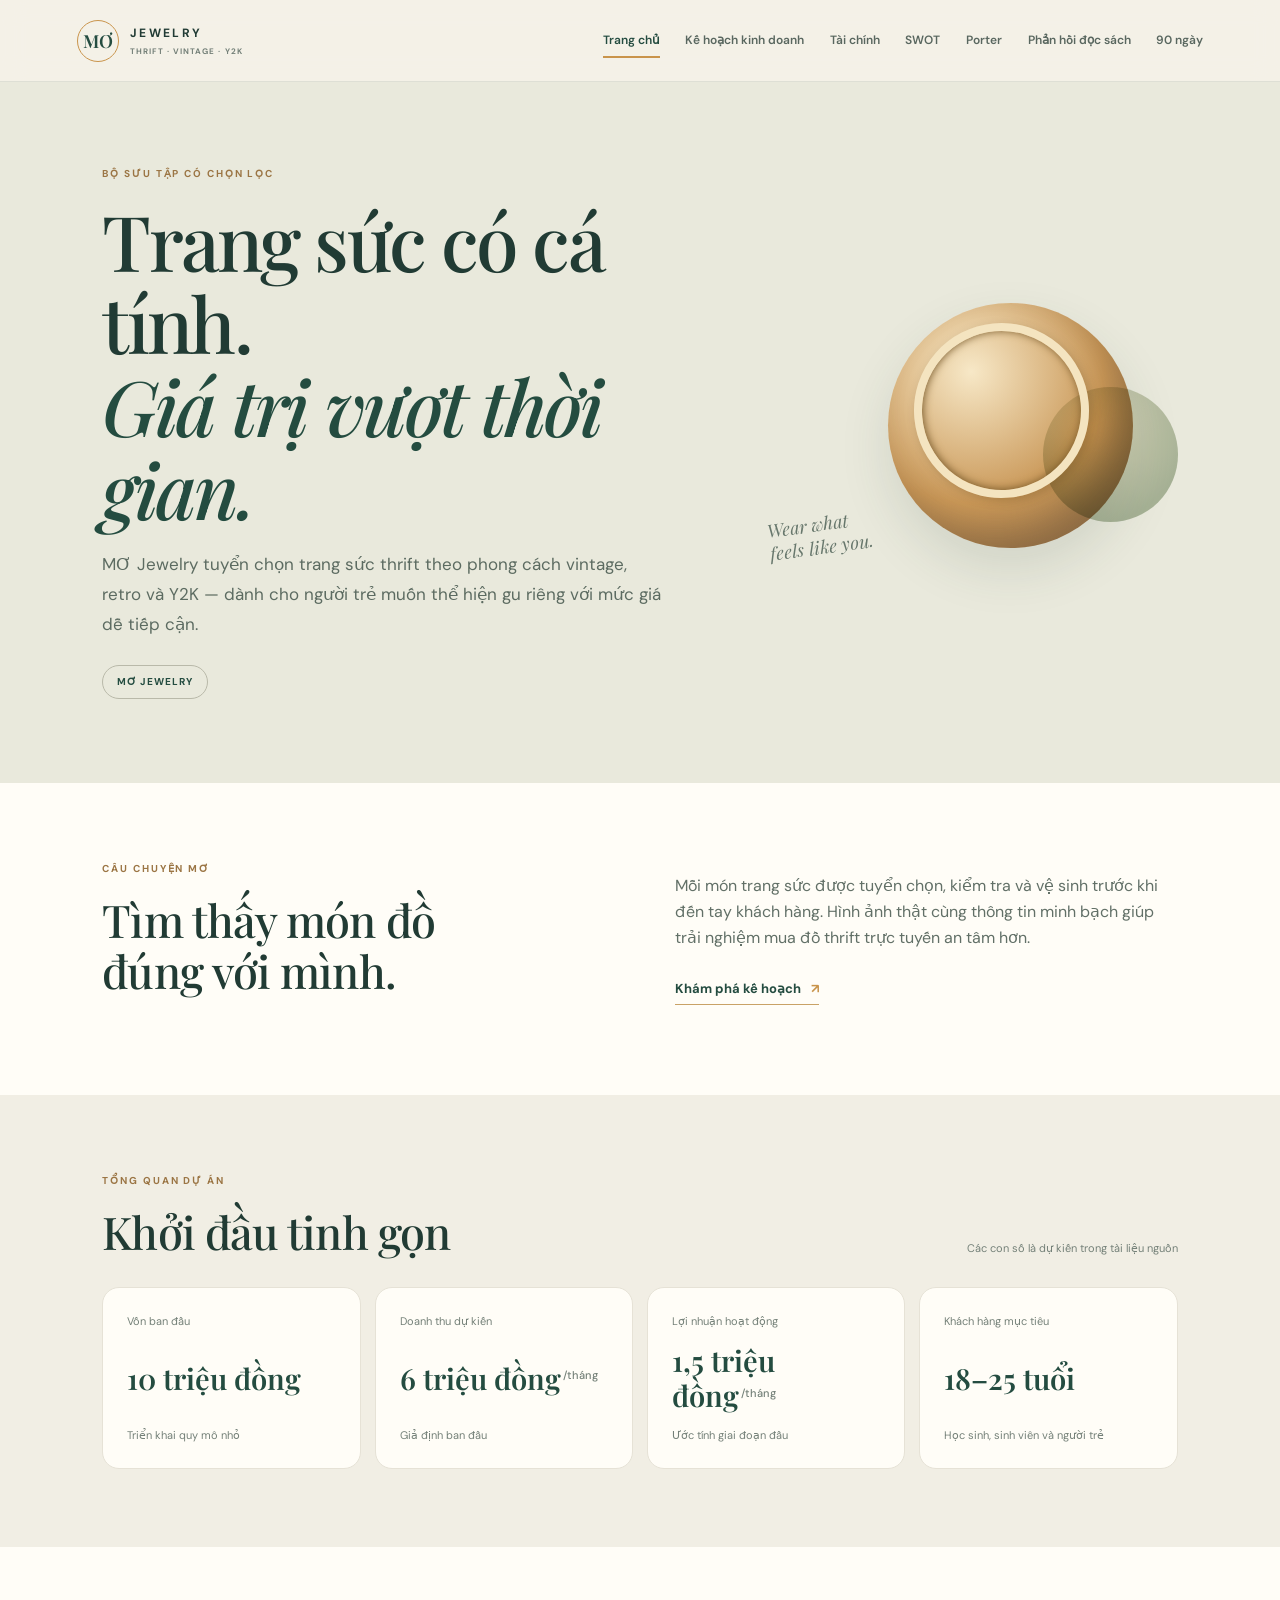
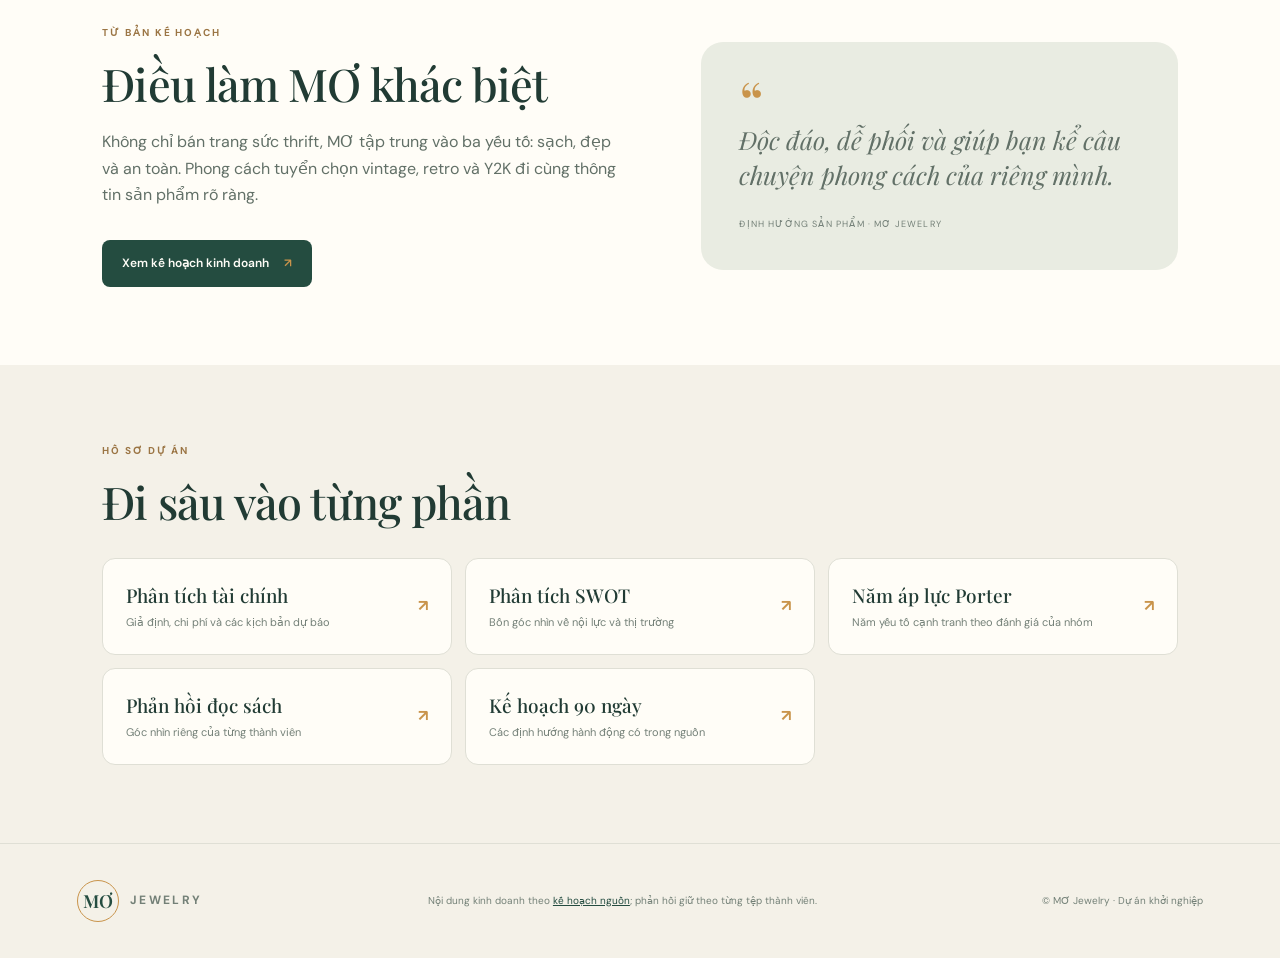
<file: index.html>
<!doctype html><html lang="vi"><head><meta charset="utf-8"><meta name="viewport" content="width=device-width,initial-scale=1"><meta name="description" content="MƠ Jewelry — trang sức thrift có chọn lọc."><title>Trang chủ · MƠ Jewelry</title><link rel="stylesheet" href="style.css"></head><body><header class="site-header"><a class="brand" href="index.html"><span class="brand-mark">MƠ</span><span>JEWELRY<small>THRIFT · VINTAGE · Y2K</small></span></a><button class="menu-toggle" aria-label="Mở menu" onclick="document.body.classList.toggle('nav-open')">☰</button><nav><a class="active" href="index.html">Trang chủ</a><a class="" href="business-plan.html">Kế hoạch kinh doanh</a><a class="" href="financial-analysis.html">Tài chính</a><a class="" href="swot.html">SWOT</a><a class="" href="five-forces.html">Porter</a><a class="" href="reflections.html">Phản hồi đọc sách</a><a class="" href="action-plan.html">90 ngày</a></nav></header><main><section class="hero"><div class="hero-copy"><p class="eyebrow">BỘ SƯU TẬP CÓ CHỌN LỌC</p><h1>Trang sức có cá tính.<br><em>Giá trị vượt thời gian.</em></h1><p class="hero-lead">MƠ Jewelry tuyển chọn trang sức thrift theo phong cách vintage, retro và Y2K — dành cho người trẻ muốn thể hiện gu riêng với mức giá dễ tiếp cận.</p><span class="pill">MƠ JEWELRY</span></div><div class="hero-art" aria-hidden="true"><div class="orb orb-one"></div><div class="orb orb-two"></div><div class="art-caption">Wear what<br>feels like you.</div><div class="art-ring"></div></div></section><section class="section intro-grid"><div><p class="eyebrow">CÂU CHUYỆN MƠ</p><h2>Tìm thấy món đồ<br>đúng với mình.</h2></div><div><p>Mỗi món trang sức được tuyển chọn, kiểm tra và vệ sinh trước khi đến tay khách hàng. Hình ảnh thật cùng thông tin minh bạch giúp trải nghiệm mua đồ thrift trực tuyến an tâm hơn.</p><a class="text-link" href="business-plan.html">Khám phá kế hoạch <span>↗</span></a></div></section><section class="section metrics"><div class="section-head"><div><p class="eyebrow">TỔNG QUAN DỰ ÁN</p><h2>Khởi đầu tinh gọn</h2></div><span class="source-note">Các con số là dự kiến trong tài liệu nguồn</span></div><div class="metric-grid"><article class="metric"><span>Vốn ban đầu</span><strong>10 triệu đồng</strong><small>Triển khai quy mô nhỏ</small></article><article class="metric"><span>Doanh thu dự kiến</span><strong>6 triệu đồng<sup>/tháng</sup></strong><small>Giả định ban đầu</small></article><article class="metric"><span>Lợi nhuận hoạt động</span><strong>1,5 triệu đồng<sup>/tháng</sup></strong><small>Ước tính giai đoạn đầu</small></article><article class="metric"><span>Khách hàng mục tiêu</span><strong>18–25 tuổi</strong><small>Học sinh, sinh viên và người trẻ</small></article></div></section><section class="section feature-row"><div><p class="eyebrow">TỪ BẢN KẾ HOẠCH</p><h2>Điều làm MƠ khác biệt</h2><p>Không chỉ bán trang sức thrift, MƠ tập trung vào ba yếu tố: sạch, đẹp và an toàn. Phong cách tuyển chọn vintage, retro và Y2K đi cùng thông tin sản phẩm rõ ràng.</p><a class="button" href="business-plan.html">Xem kế hoạch kinh doanh <span>↗</span></a></div><div class="quote-card"><span class="quote-mark">“</span><p>Độc đáo, dễ phối và giúp bạn kể câu chuyện phong cách của riêng mình.</p><span>ĐỊNH HƯỚNG SẢN PHẨM · MƠ JEWELRY</span></div></section><section class="section link-section"><div class="section-head"><div><p class="eyebrow">HỒ SƠ DỰ ÁN</p><h2>Đi sâu vào từng phần</h2></div></div><div class="link-grid"><a class="link-card" href="financial-analysis.html"><span>Phân tích tài chính</span><small>Giả định, chi phí và các kịch bản dự báo</small><b>↗</b></a><a class="link-card" href="swot.html"><span>Phân tích SWOT</span><small>Bốn góc nhìn về nội lực và thị trường</small><b>↗</b></a><a class="link-card" href="five-forces.html"><span>Năm áp lực Porter</span><small>Năm yếu tố cạnh tranh theo đánh giá của nhóm</small><b>↗</b></a><a class="link-card" href="reflections.html"><span>Phản hồi đọc sách</span><small>Góc nhìn riêng của từng thành viên</small><b>↗</b></a><a class="link-card" href="action-plan.html"><span>Kế hoạch 90 ngày</span><small>Các định hướng hành động có trong nguồn</small><b>↗</b></a></div></section></main><footer><a class="brand" href="index.html"><span class="brand-mark">MƠ</span><span>JEWELRY</span></a><p>Nội dung kinh doanh theo <a href="business-plan.html">kế hoạch nguồn</a>; phản hồi giữ theo từng tệp thành viên.</p><span>© MƠ Jewelry · Dự án khởi nghiệp</span></footer></body></html>
</file>
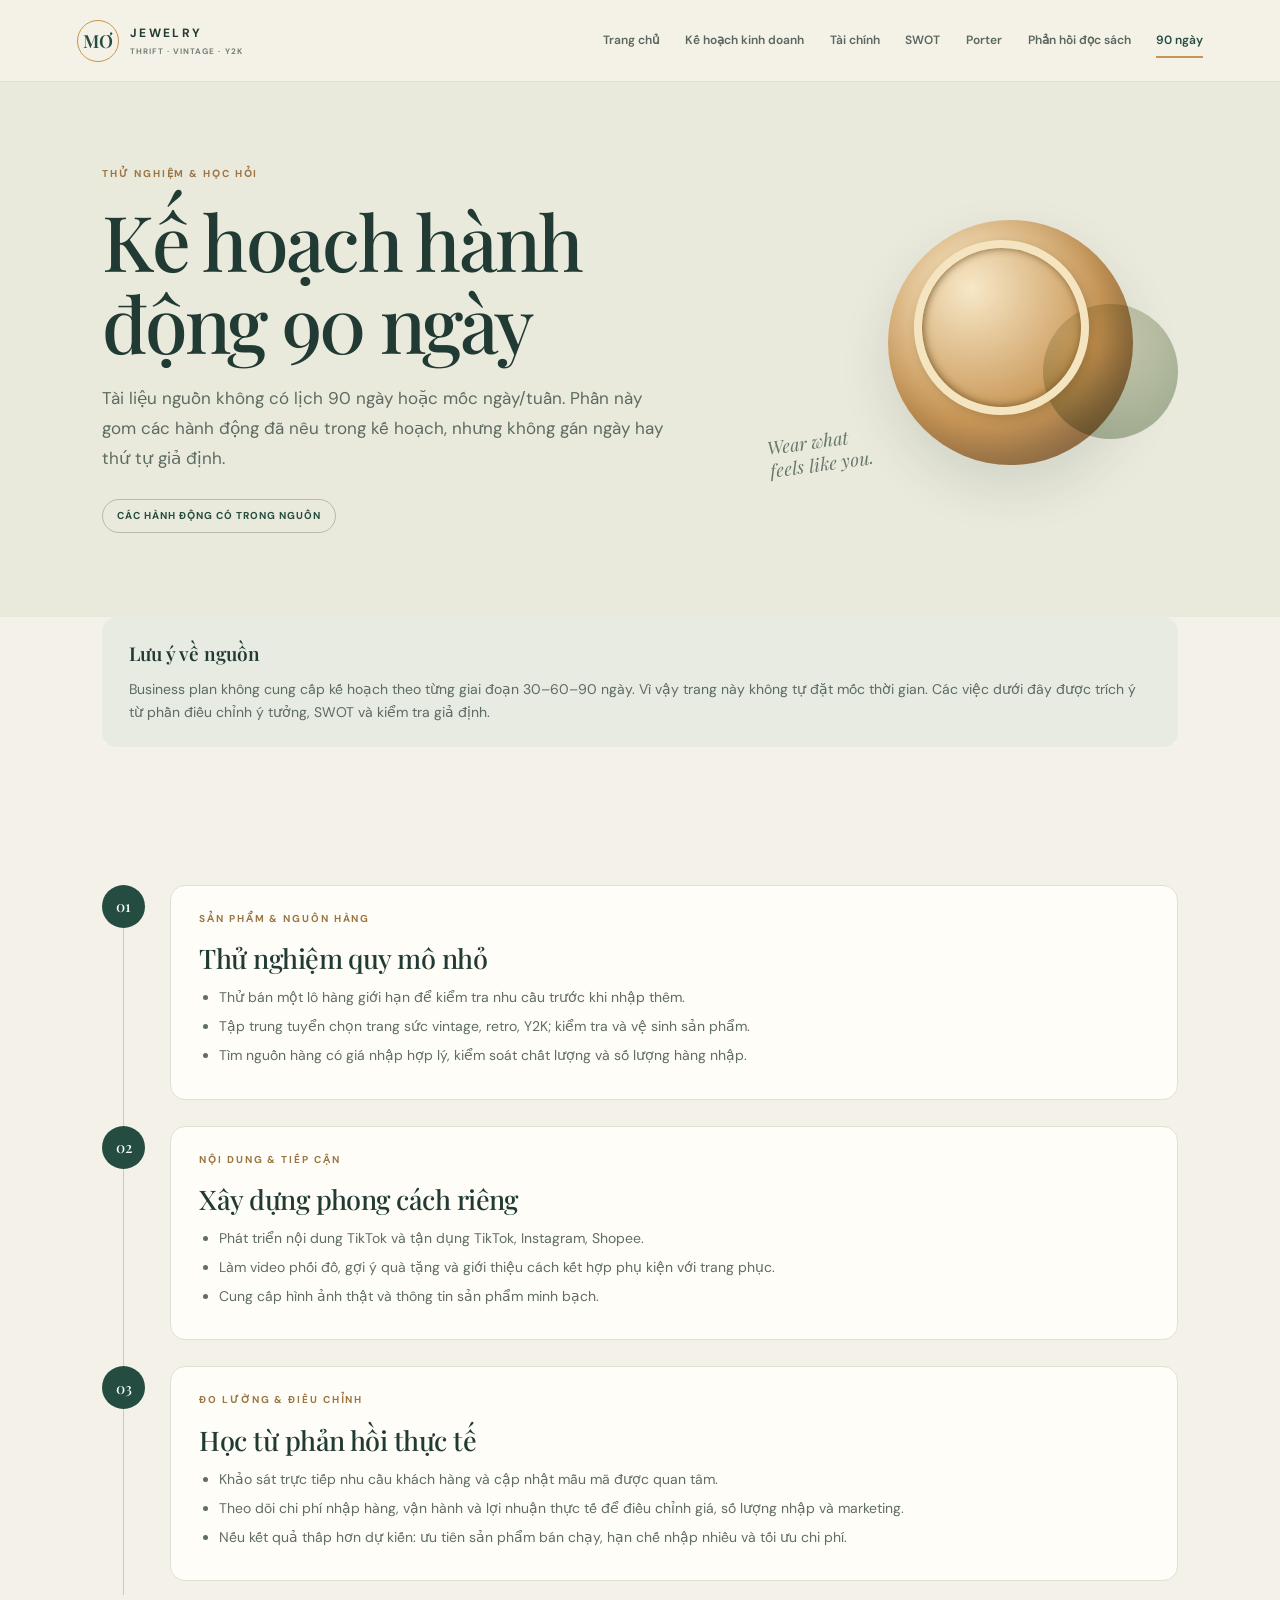
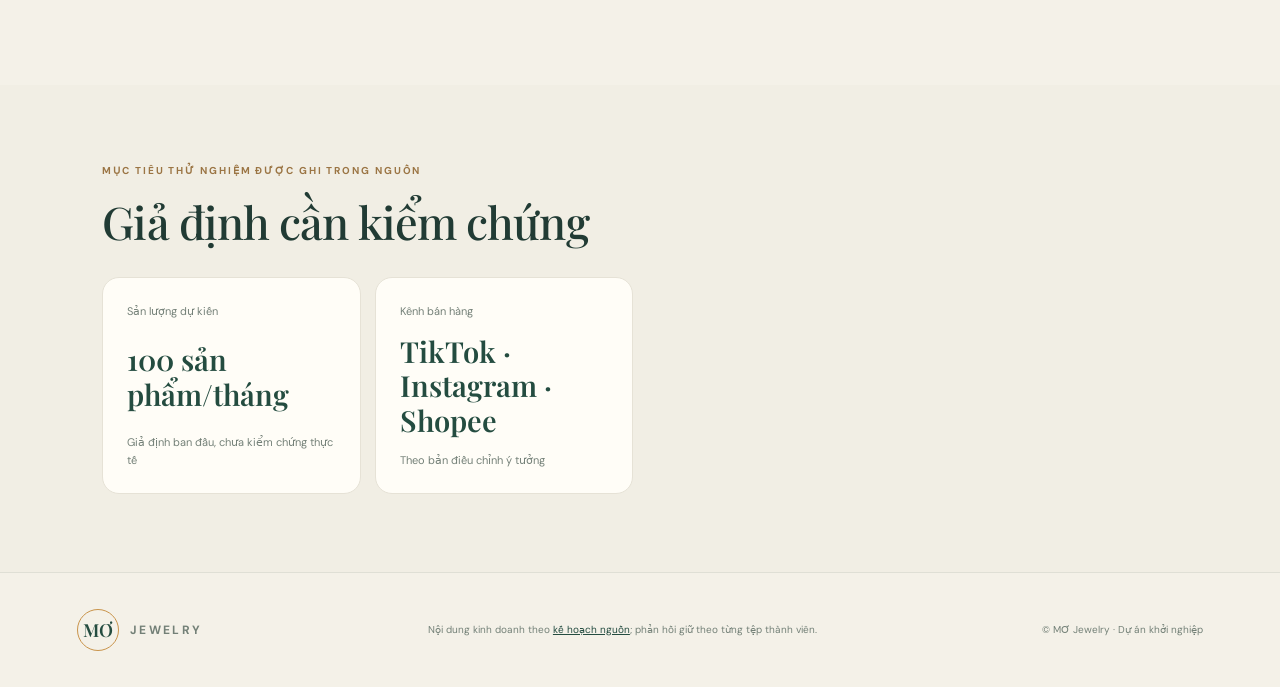
<file: action-plan.html>
<!doctype html><html lang="vi"><head><meta charset="utf-8"><meta name="viewport" content="width=device-width,initial-scale=1"><meta name="description" content="Các hành động trích từ kế hoạch MƠ Jewelry; nguồn không cung cấp mốc thời gian 90 ngày."><title>Kế hoạch hành động 90 ngày · MƠ Jewelry</title><link rel="stylesheet" href="style.css"></head><body><header class="site-header"><a class="brand" href="index.html"><span class="brand-mark">MƠ</span><span>JEWELRY<small>THRIFT · VINTAGE · Y2K</small></span></a><button class="menu-toggle" aria-label="Mở menu" onclick="document.body.classList.toggle('nav-open')">☰</button><nav><a class="" href="index.html">Trang chủ</a><a class="" href="business-plan.html">Kế hoạch kinh doanh</a><a class="" href="financial-analysis.html">Tài chính</a><a class="" href="swot.html">SWOT</a><a class="" href="five-forces.html">Porter</a><a class="" href="reflections.html">Phản hồi đọc sách</a><a class="active" href="action-plan.html">90 ngày</a></nav></header><main><section class="hero"><div class="hero-copy"><p class="eyebrow">THỬ NGHIỆM & HỌC HỎI</p><h1>Kế hoạch hành động 90 ngày</h1><p class="hero-lead">Tài liệu nguồn không có lịch 90 ngày hoặc mốc ngày/tuần. Phần này gom các hành động đã nêu trong kế hoạch, nhưng không gán ngày hay thứ tự giả định.</p><span class="pill">CÁC HÀNH ĐỘNG CÓ TRONG NGUỒN</span></div><div class="hero-art" aria-hidden="true"><div class="orb orb-one"></div><div class="orb orb-two"></div><div class="art-caption">Wear what<br>feels like you.</div><div class="art-ring"></div></div></section><section class="section note-band"><strong>Lưu ý về nguồn</strong><p>Business plan không cung cấp kế hoạch theo từng giai đoạn 30–60–90 ngày. Vì vậy trang này không tự đặt mốc thời gian. Các việc dưới đây được trích ý từ phần điều chỉnh ý tưởng, SWOT và kiểm tra giả định.</p></section><section class="section timeline"><article class="timeline-item"><span class="timeline-dot">01</span><div><p class="eyebrow">SẢN PHẨM & NGUỒN HÀNG</p><h2>Thử nghiệm quy mô nhỏ</h2><ul><li>Thử bán một lô hàng giới hạn để kiểm tra nhu cầu trước khi nhập thêm.</li><li>Tập trung tuyển chọn trang sức vintage, retro, Y2K; kiểm tra và vệ sinh sản phẩm.</li><li>Tìm nguồn hàng có giá nhập hợp lý, kiểm soát chất lượng và số lượng hàng nhập.</li></ul></div></article><article class="timeline-item"><span class="timeline-dot">02</span><div><p class="eyebrow">NỘI DUNG & TIẾP CẬN</p><h2>Xây dựng phong cách riêng</h2><ul><li>Phát triển nội dung TikTok và tận dụng TikTok, Instagram, Shopee.</li><li>Làm video phối đồ, gợi ý quà tặng và giới thiệu cách kết hợp phụ kiện với trang phục.</li><li>Cung cấp hình ảnh thật và thông tin sản phẩm minh bạch.</li></ul></div></article><article class="timeline-item"><span class="timeline-dot">03</span><div><p class="eyebrow">ĐO LƯỜNG & ĐIỀU CHỈNH</p><h2>Học từ phản hồi thực tế</h2><ul><li>Khảo sát trực tiếp nhu cầu khách hàng và cập nhật mẫu mã được quan tâm.</li><li>Theo dõi chi phí nhập hàng, vận hành và lợi nhuận thực tế để điều chỉnh giá, số lượng nhập và marketing.</li><li>Nếu kết quả thấp hơn dự kiến: ưu tiên sản phẩm bán chạy, hạn chế nhập nhiều và tối ưu chi phí.</li></ul></div></article></section><section class="section metrics"><div class="section-head"><div><p class="eyebrow">MỤC TIÊU THỬ NGHIỆM ĐƯỢC GHI TRONG NGUỒN</p><h2>Giả định cần kiểm chứng</h2></div></div><div class="metric-grid"><article class="metric"><span>Sản lượng dự kiến</span><strong>100 sản phẩm/tháng</strong><small>Giả định ban đầu, chưa kiểm chứng thực tế</small></article><article class="metric"><span>Kênh bán hàng</span><strong>TikTok · Instagram · Shopee</strong><small>Theo bản điều chỉnh ý tưởng</small></article></div></section></main><footer><a class="brand" href="index.html"><span class="brand-mark">MƠ</span><span>JEWELRY</span></a><p>Nội dung kinh doanh theo <a href="business-plan.html">kế hoạch nguồn</a>; phản hồi giữ theo từng tệp thành viên.</p><span>© MƠ Jewelry · Dự án khởi nghiệp</span></footer></body></html>
</file>
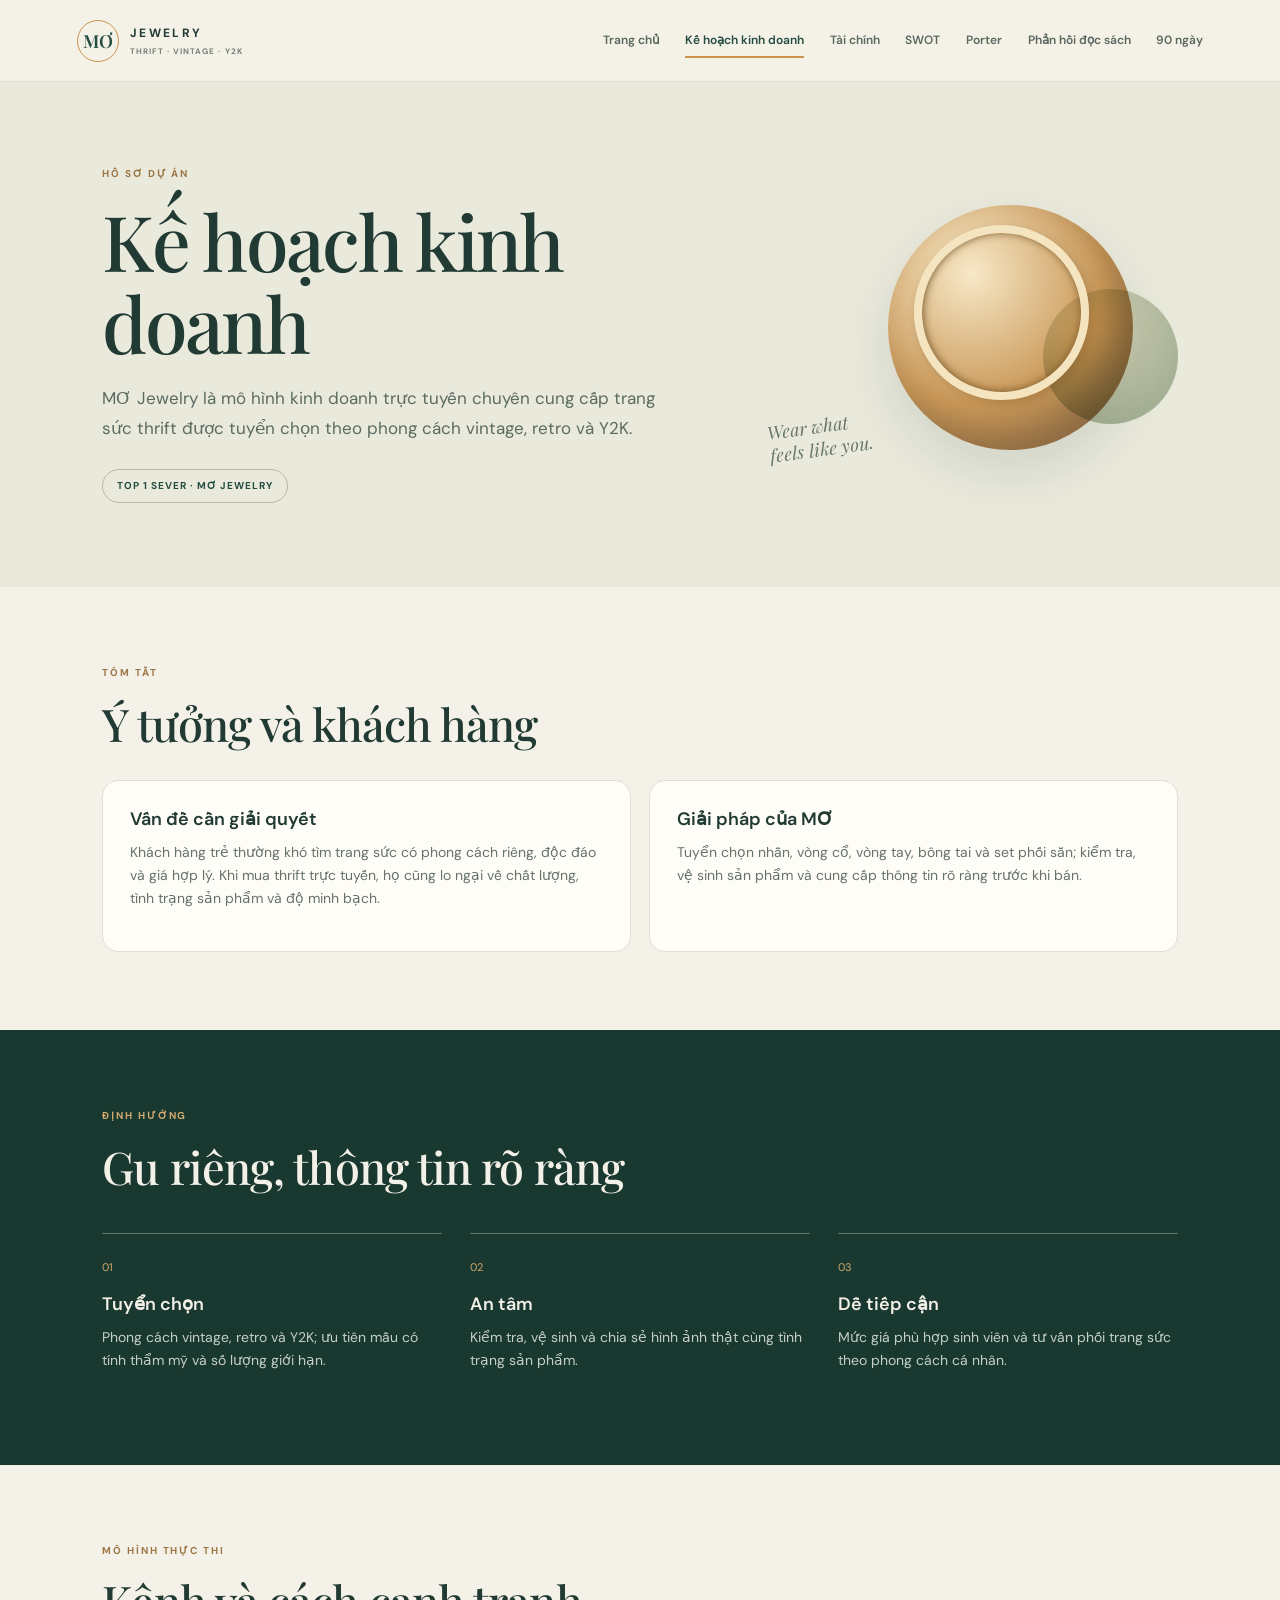
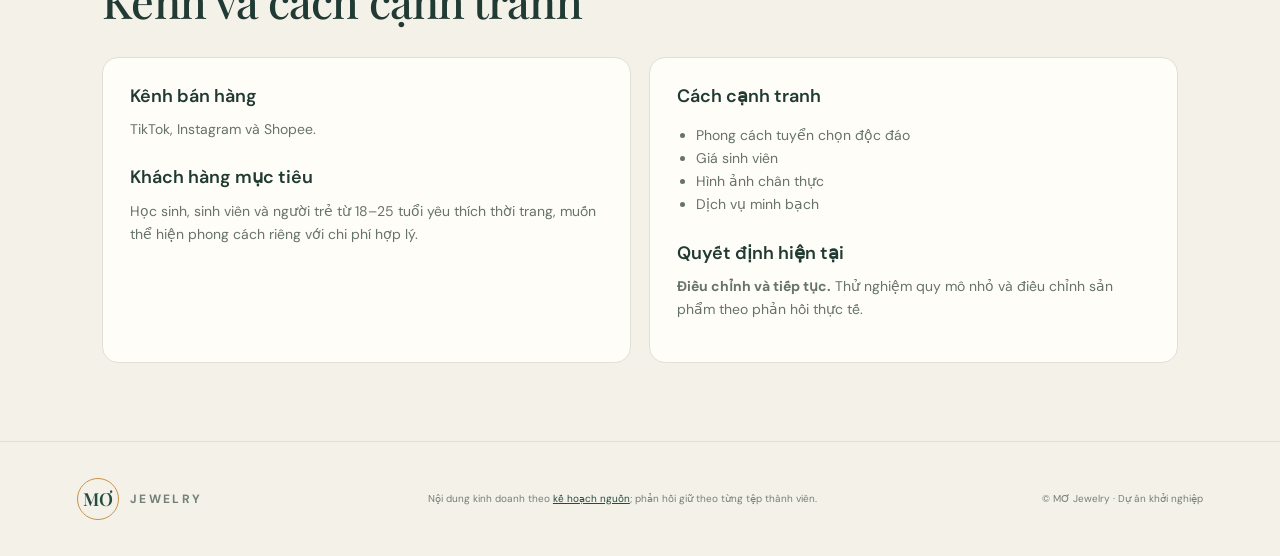
<file: business-plan.html>
<!doctype html><html lang="vi"><head><meta charset="utf-8"><meta name="viewport" content="width=device-width,initial-scale=1"><meta name="description" content="Ý tưởng, khách hàng và cách triển khai MƠ Jewelry."><title>Kế hoạch kinh doanh · MƠ Jewelry</title><link rel="stylesheet" href="style.css"></head><body><header class="site-header"><a class="brand" href="index.html"><span class="brand-mark">MƠ</span><span>JEWELRY<small>THRIFT · VINTAGE · Y2K</small></span></a><button class="menu-toggle" aria-label="Mở menu" onclick="document.body.classList.toggle('nav-open')">☰</button><nav><a class="" href="index.html">Trang chủ</a><a class="active" href="business-plan.html">Kế hoạch kinh doanh</a><a class="" href="financial-analysis.html">Tài chính</a><a class="" href="swot.html">SWOT</a><a class="" href="five-forces.html">Porter</a><a class="" href="reflections.html">Phản hồi đọc sách</a><a class="" href="action-plan.html">90 ngày</a></nav></header><main><section class="hero"><div class="hero-copy"><p class="eyebrow">HỒ SƠ DỰ ÁN</p><h1>Kế hoạch kinh doanh</h1><p class="hero-lead">MƠ Jewelry là mô hình kinh doanh trực tuyến chuyên cung cấp trang sức thrift được tuyển chọn theo phong cách vintage, retro và Y2K.</p><span class="pill">TOP 1 SEVER · MƠ JEWELRY</span></div><div class="hero-art" aria-hidden="true"><div class="orb orb-one"></div><div class="orb orb-two"></div><div class="art-caption">Wear what<br>feels like you.</div><div class="art-ring"></div></div></section><section class="section"><div class="section-head"><div><p class="eyebrow">TÓM TẮT</p><h2>Ý tưởng và khách hàng</h2></div></div><div class="two-col"><article class="paper-card"><h3>Vấn đề cần giải quyết</h3><p>Khách hàng trẻ thường khó tìm trang sức có phong cách riêng, độc đáo và giá hợp lý. Khi mua thrift trực tuyến, họ cũng lo ngại về chất lượng, tình trạng sản phẩm và độ minh bạch.</p></article><article class="paper-card"><h3>Giải pháp của MƠ</h3><p>Tuyển chọn nhẫn, vòng cổ, vòng tay, bông tai và set phối sẵn; kiểm tra, vệ sinh sản phẩm và cung cấp thông tin rõ ràng trước khi bán.</p></article></div></section><section class="section dark-section"><p class="eyebrow">ĐỊNH HƯỚNG</p><h2>Gu riêng, thông tin rõ ràng</h2><div class="three-col"><article><span>01</span><h3>Tuyển chọn</h3><p>Phong cách vintage, retro và Y2K; ưu tiên mẫu có tính thẩm mỹ và số lượng giới hạn.</p></article><article><span>02</span><h3>An tâm</h3><p>Kiểm tra, vệ sinh và chia sẻ hình ảnh thật cùng tình trạng sản phẩm.</p></article><article><span>03</span><h3>Dễ tiếp cận</h3><p>Mức giá phù hợp sinh viên và tư vấn phối trang sức theo phong cách cá nhân.</p></article></div></section><section class="section"><div class="section-head"><div><p class="eyebrow">MÔ HÌNH THỰC THI</p><h2>Kênh và cách cạnh tranh</h2></div></div><div class="two-col"><article class="paper-card"><h3>Kênh bán hàng</h3><p>TikTok, Instagram và Shopee.</p><h3>Khách hàng mục tiêu</h3><p>Học sinh, sinh viên và người trẻ từ 18–25 tuổi yêu thích thời trang, muốn thể hiện phong cách riêng với chi phí hợp lý.</p></article><article class="paper-card"><h3>Cách cạnh tranh</h3><ul><li>Phong cách tuyển chọn độc đáo</li><li>Giá sinh viên</li><li>Hình ảnh chân thực</li><li>Dịch vụ minh bạch</li></ul><h3>Quyết định hiện tại</h3><p><strong>Điều chỉnh và tiếp tục.</strong> Thử nghiệm quy mô nhỏ và điều chỉnh sản phẩm theo phản hồi thực tế.</p></article></div></section></main><footer><a class="brand" href="index.html"><span class="brand-mark">MƠ</span><span>JEWELRY</span></a><p>Nội dung kinh doanh theo <a href="business-plan.html">kế hoạch nguồn</a>; phản hồi giữ theo từng tệp thành viên.</p><span>© MƠ Jewelry · Dự án khởi nghiệp</span></footer></body></html>
</file>
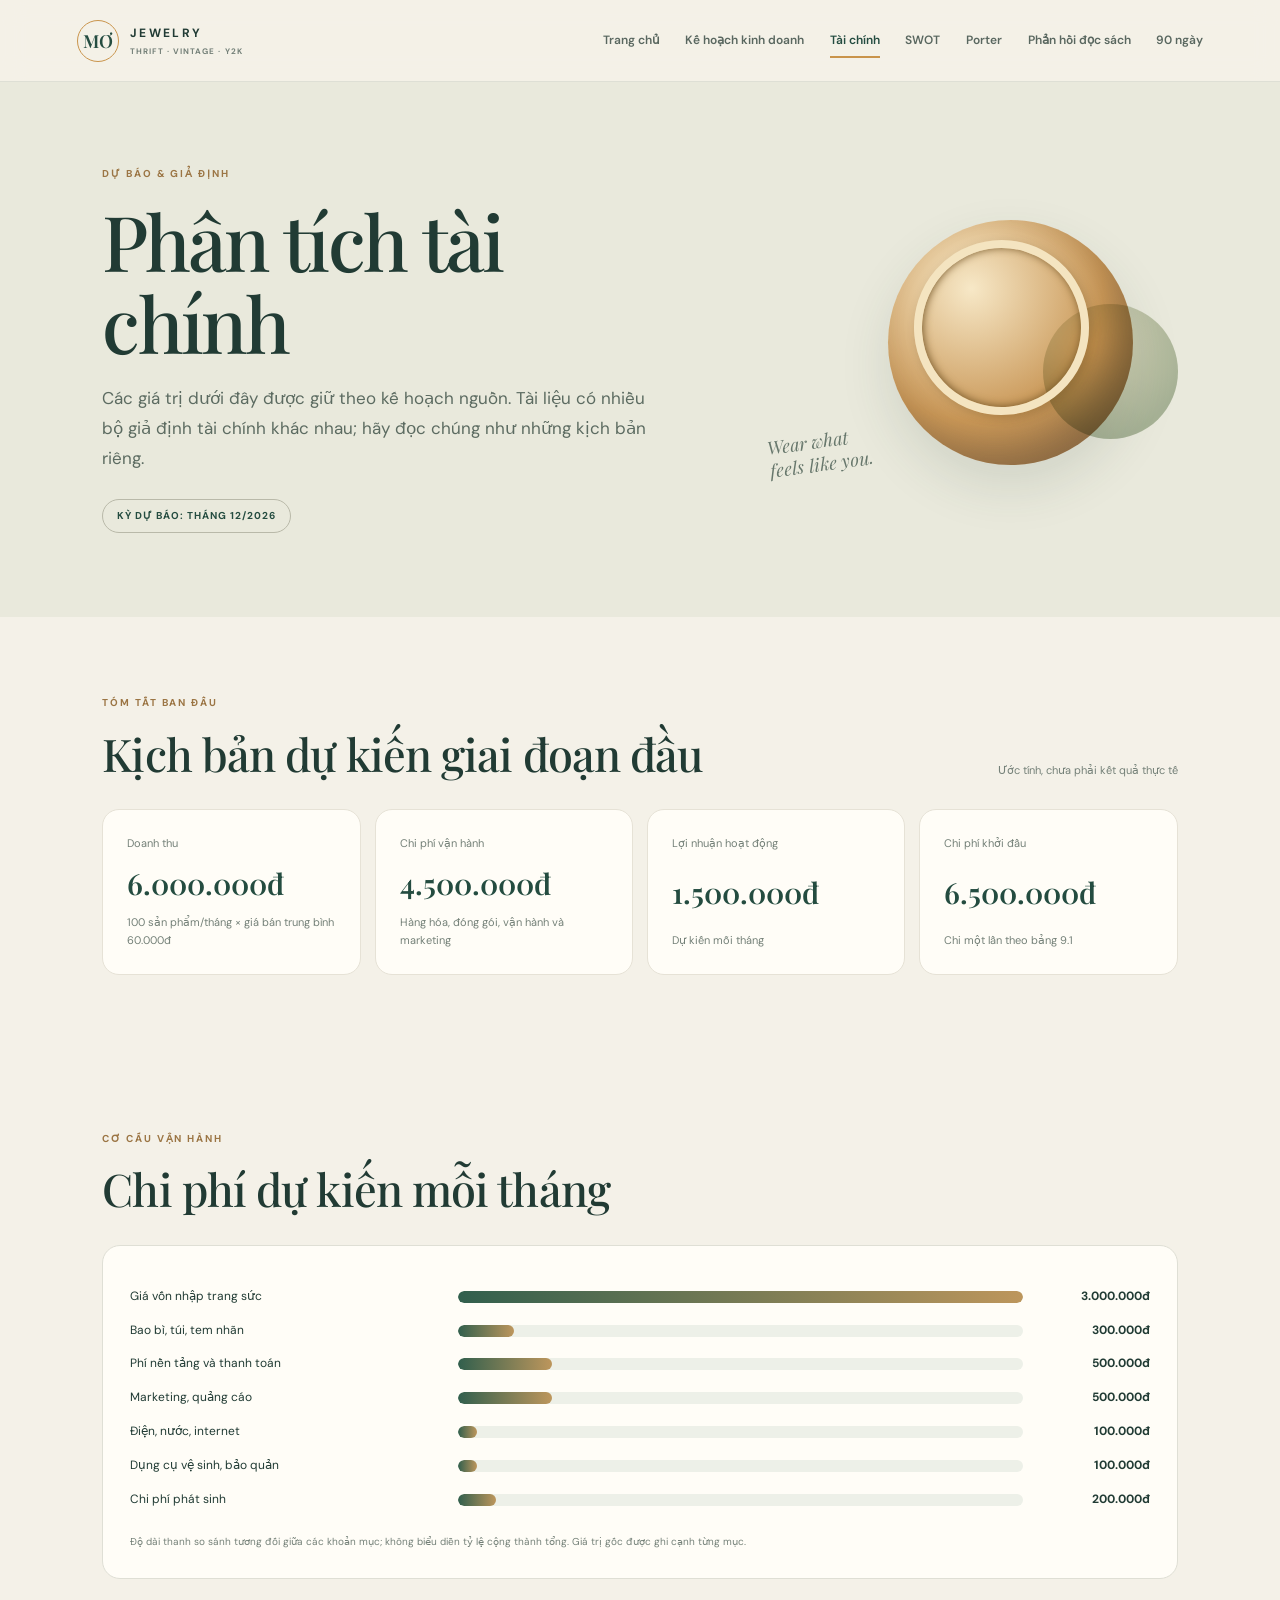
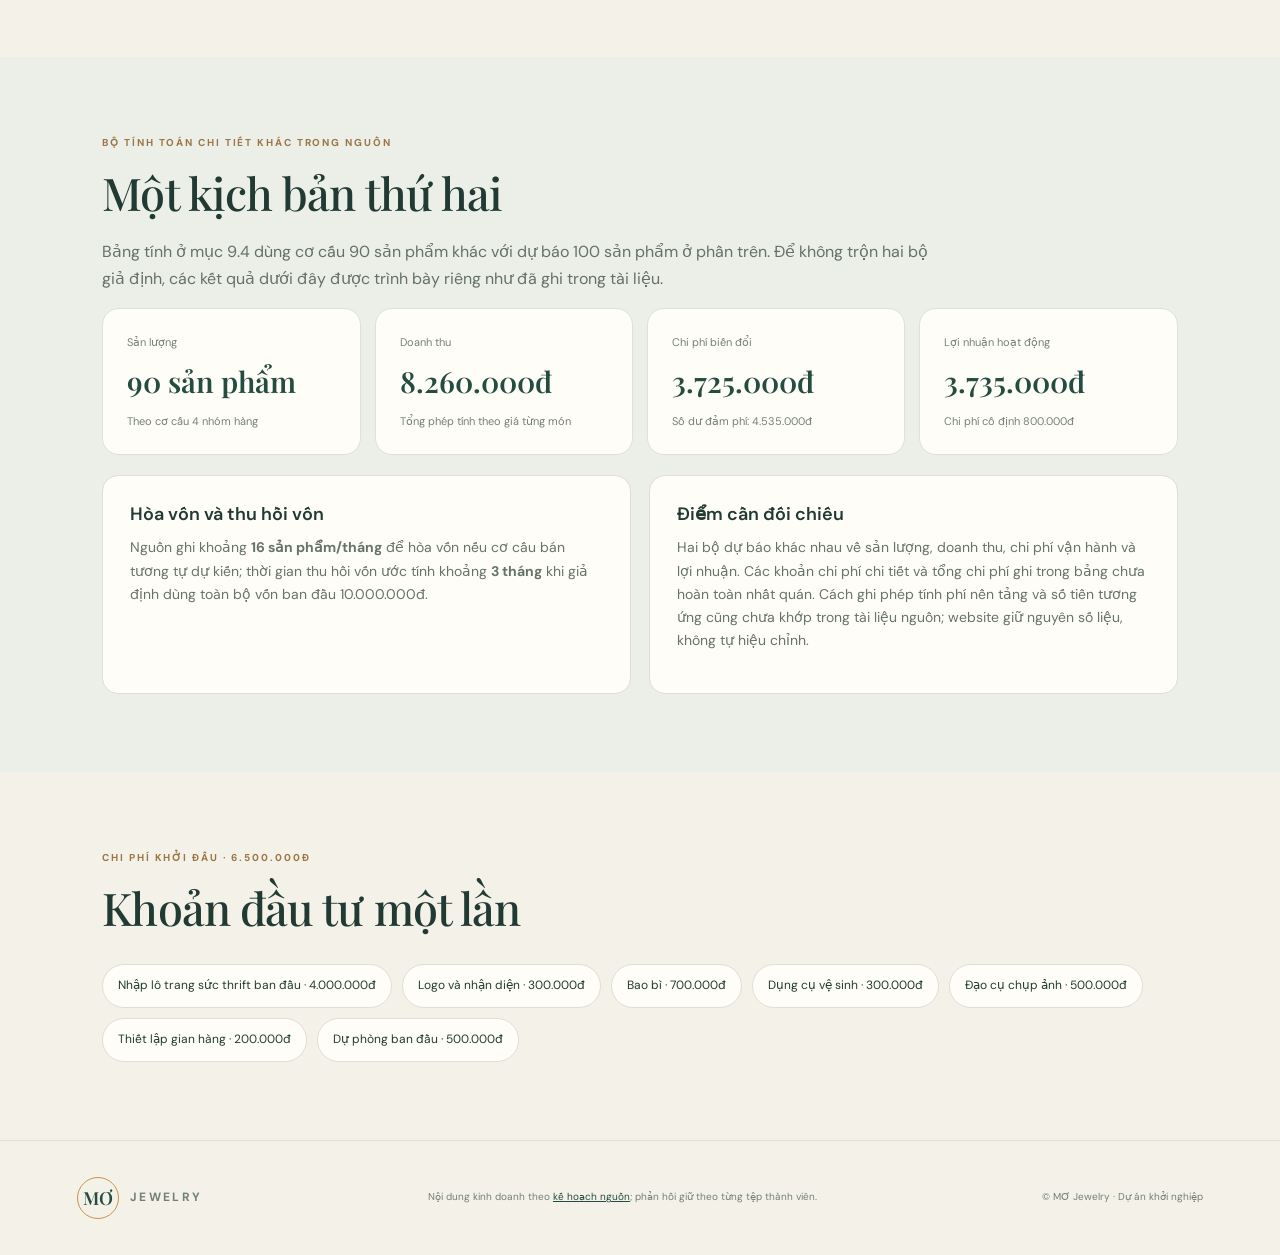
<file: financial-analysis.html>
<!doctype html>
<html lang="vi"><head><meta charset="utf-8"><meta name="viewport" content="width=device-width,initial-scale=1"><meta name="description" content="Các giả định tài chính trong kế hoạch MƠ Jewelry."><title>Phân tích tài chính · MƠ Jewelry</title><link rel="stylesheet" href="style.css"></head>
<body><header class="site-header"><a class="brand" href="index.html"><span class="brand-mark">MƠ</span><span>JEWELRY<small>THRIFT · VINTAGE · Y2K</small></span></a><button class="menu-toggle" aria-label="Mở menu" onclick="document.body.classList.toggle('nav-open')">☰</button><nav><a href="index.html">Trang chủ</a><a href="business-plan.html">Kế hoạch kinh doanh</a><a class="active" href="financial-analysis.html">Tài chính</a><a href="swot.html">SWOT</a><a href="five-forces.html">Porter</a><a href="reflections.html">Phản hồi đọc sách</a><a href="action-plan.html">90 ngày</a></nav></header><main>
<section class="hero"><div class="hero-copy"><p class="eyebrow">DỰ BÁO & GIẢ ĐỊNH</p><h1>Phân tích tài chính</h1><p class="hero-lead">Các giá trị dưới đây được giữ theo kế hoạch nguồn. Tài liệu có nhiều bộ giả định tài chính khác nhau; hãy đọc chúng như những kịch bản riêng.</p><span class="pill">KỲ DỰ BÁO: THÁNG 12/2026</span></div><div class="hero-art" aria-hidden="true"><div class="orb orb-one"></div><div class="orb orb-two"></div><div class="art-caption">Wear what<br>feels like you.</div><div class="art-ring"></div></div></section>
<section class="section"><div class="section-head"><div><p class="eyebrow">TÓM TẮT BAN ĐẦU</p><h2>Kịch bản dự kiến giai đoạn đầu</h2></div><span class="source-note">Ước tính, chưa phải kết quả thực tế</span></div><div class="metric-grid"><article class="metric"><span>Doanh thu</span><strong>6.000.000đ</strong><small>100 sản phẩm/tháng × giá bán trung bình 60.000đ</small></article><article class="metric"><span>Chi phí vận hành</span><strong>4.500.000đ</strong><small>Hàng hóa, đóng gói, vận hành và marketing</small></article><article class="metric"><span>Lợi nhuận hoạt động</span><strong>1.500.000đ</strong><small>Dự kiến mỗi tháng</small></article><article class="metric"><span>Chi phí khởi đầu</span><strong>6.500.000đ</strong><small>Chi một lần theo bảng 9.1</small></article></div></section>
<section class="section"><div class="section-head"><div><p class="eyebrow">CƠ CẤU VẬN HÀNH</p><h2>Chi phí dự kiến mỗi tháng</h2></div></div><div class="chart-card"><div class="bar-row"><span>Giá vốn nhập trang sức</span><div class="bar-track"><i style="width:100%"></i></div><b>3.000.000đ</b></div><div class="bar-row"><span>Bao bì, túi, tem nhãn</span><div class="bar-track"><i style="width:10%"></i></div><b>300.000đ</b></div><div class="bar-row"><span>Phí nền tảng và thanh toán</span><div class="bar-track"><i style="width:16.67%"></i></div><b>500.000đ</b></div><div class="bar-row"><span>Marketing, quảng cáo</span><div class="bar-track"><i style="width:16.67%"></i></div><b>500.000đ</b></div><div class="bar-row"><span>Điện, nước, internet</span><div class="bar-track"><i style="width:3.33%"></i></div><b>100.000đ</b></div><div class="bar-row"><span>Dụng cụ vệ sinh, bảo quản</span><div class="bar-track"><i style="width:3.33%"></i></div><b>100.000đ</b></div><div class="bar-row"><span>Chi phí phát sinh</span><div class="bar-track"><i style="width:6.67%"></i></div><b>200.000đ</b></div><p class="chart-foot">Độ dài thanh so sánh tương đối giữa các khoản mục; không biểu diễn tỷ lệ cộng thành tổng. Giá trị gốc được ghi cạnh từng mục.</p></div></section>
<section class="section scenario"><p class="eyebrow">BỘ TÍNH TOÁN CHI TIẾT KHÁC TRONG NGUỒN</p><h2>Một kịch bản thứ hai</h2><p>Bảng tính ở mục 9.4 dùng cơ cấu 90 sản phẩm khác với dự báo 100 sản phẩm ở phần trên. Để không trộn hai bộ giả định, các kết quả dưới đây được trình bày riêng như đã ghi trong tài liệu.</p><div class="metric-grid"><article class="metric"><span>Sản lượng</span><strong>90 sản phẩm</strong><small>Theo cơ cấu 4 nhóm hàng</small></article><article class="metric"><span>Doanh thu</span><strong>8.260.000đ</strong><small>Tổng phép tính theo giá từng món</small></article><article class="metric"><span>Chi phí biến đổi</span><strong>3.725.000đ</strong><small>Số dư đảm phí: 4.535.000đ</small></article><article class="metric"><span>Lợi nhuận hoạt động</span><strong>3.735.000đ</strong><small>Chi phí cố định 800.000đ</small></article></div><div class="two-col space-top"><article class="paper-card"><h3>Hòa vốn và thu hồi vốn</h3><p>Nguồn ghi khoảng <strong>16 sản phẩm/tháng</strong> để hòa vốn nếu cơ cấu bán tương tự dự kiến; thời gian thu hồi vốn ước tính khoảng <strong>3 tháng</strong> khi giả định dùng toàn bộ vốn ban đầu 10.000.000đ.</p></article><article class="paper-card"><h3>Điểm cần đối chiếu</h3><p>Hai bộ dự báo khác nhau về sản lượng, doanh thu, chi phí vận hành và lợi nhuận. Các khoản chi phí chi tiết và tổng chi phí ghi trong bảng chưa hoàn toàn nhất quán. Cách ghi phép tính phí nền tảng và số tiền tương ứng cũng chưa khớp trong tài liệu nguồn; website giữ nguyên số liệu, không tự hiệu chỉnh.</p></article></div></section>
<section class="section"><div class="section-head"><div><p class="eyebrow">CHI PHÍ KHỞI ĐẦU · 6.500.000Đ</p><h2>Khoản đầu tư một lần</h2></div></div><div class="chip-list"><span>Nhập lô trang sức thrift ban đầu · 4.000.000đ</span><span>Logo và nhận diện · 300.000đ</span><span>Bao bì · 700.000đ</span><span>Dụng cụ vệ sinh · 300.000đ</span><span>Đạo cụ chụp ảnh · 500.000đ</span><span>Thiết lập gian hàng · 200.000đ</span><span>Dự phòng ban đầu · 500.000đ</span></div></section>
</main><footer><a class="brand" href="index.html"><span class="brand-mark">MƠ</span><span>JEWELRY</span></a><p>Nội dung kinh doanh theo <a href="business-plan.html">kế hoạch nguồn</a>; phản hồi giữ theo từng tệp thành viên.</p><span>© MƠ Jewelry · Dự án khởi nghiệp</span></footer></body></html>
</file>
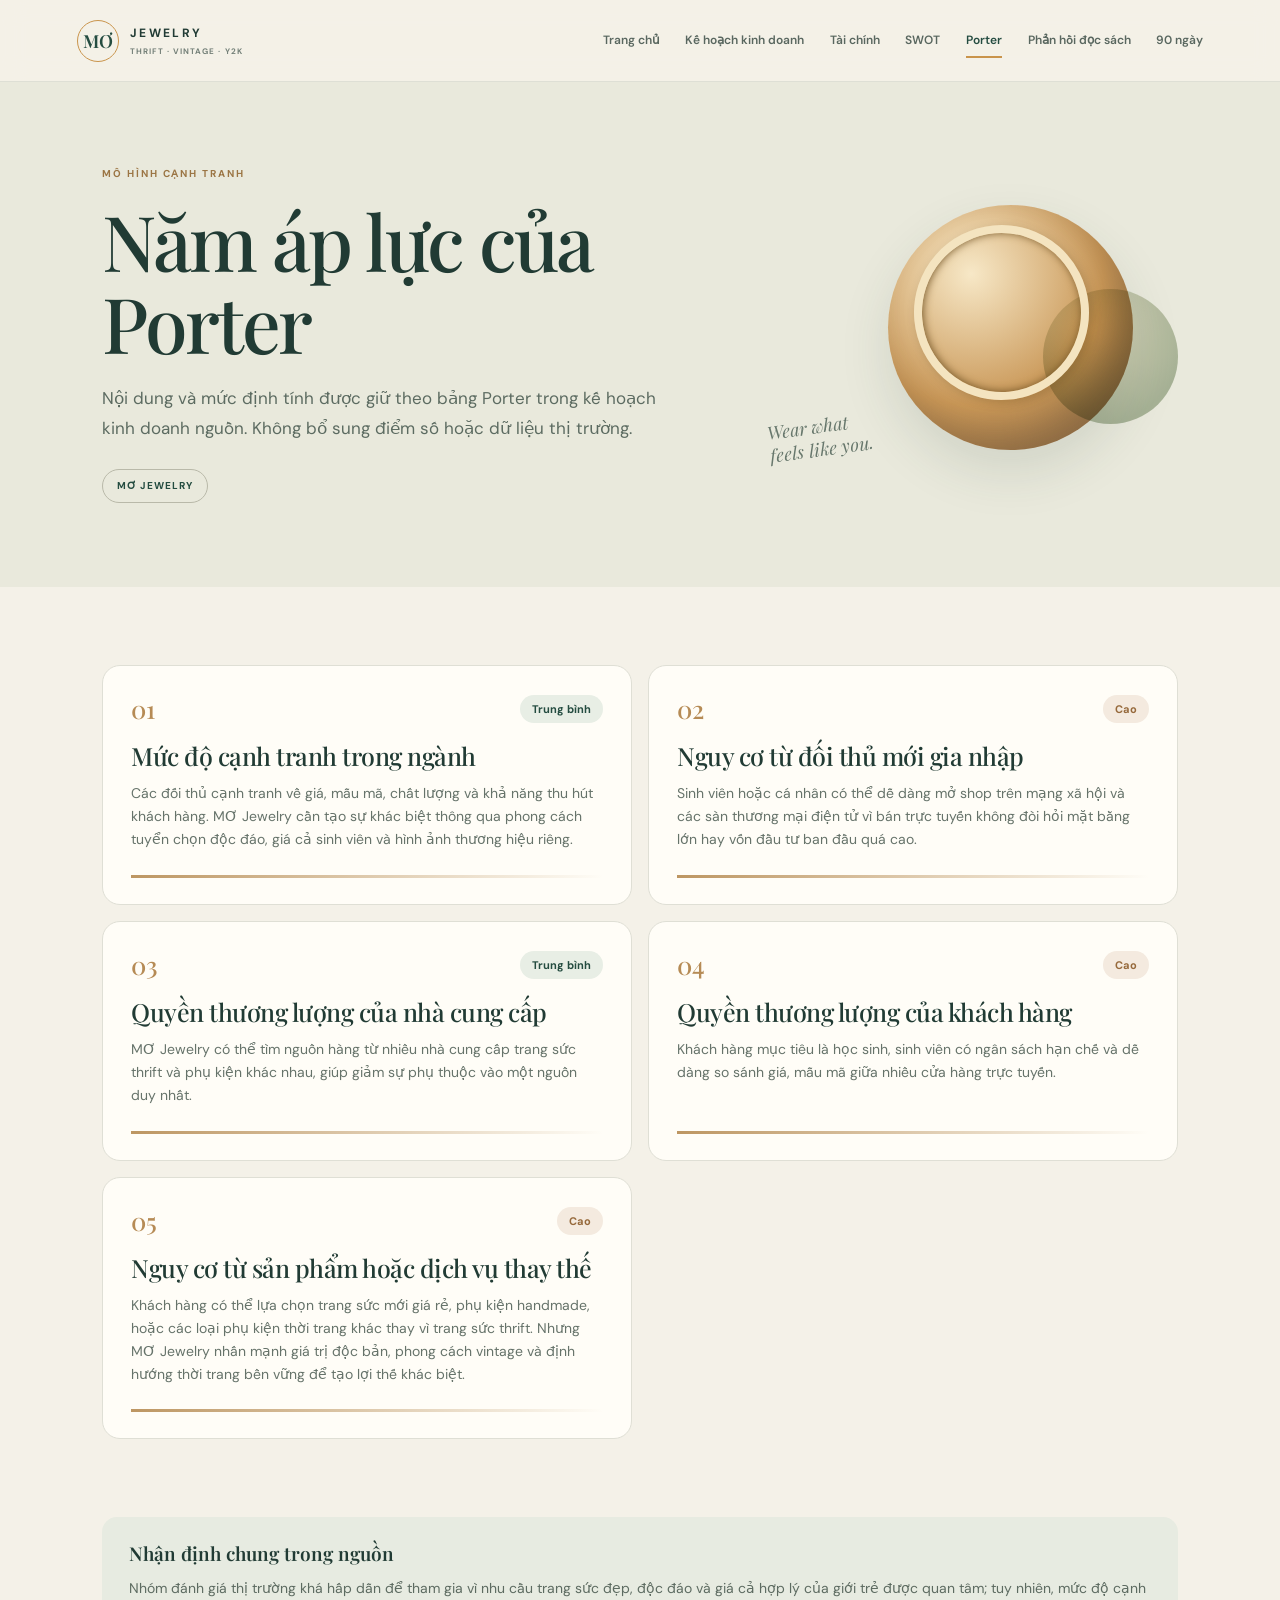
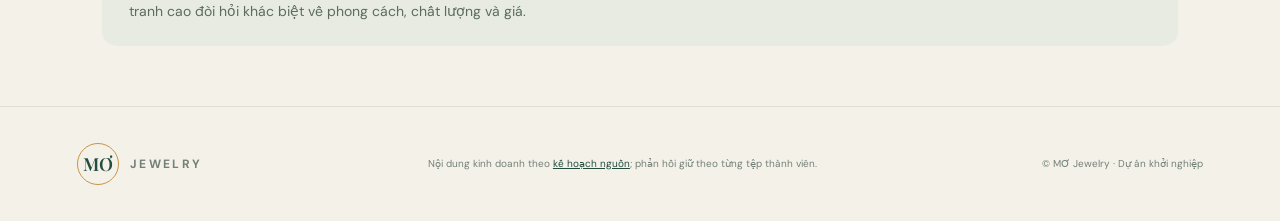
<file: five-forces.html>
<!doctype html><html lang="vi"><head><meta charset="utf-8"><meta name="viewport" content="width=device-width,initial-scale=1"><meta name="description" content="Năm áp lực cạnh tranh của MƠ Jewelry theo nguồn chính thức."><title>Porter’s Five Forces · MƠ Jewelry</title><link rel="stylesheet" href="style.css"></head><body><header class="site-header"><a class="brand" href="index.html"><span class="brand-mark">MƠ</span><span>JEWELRY<small>THRIFT · VINTAGE · Y2K</small></span></a><button class="menu-toggle" aria-label="Mở menu" onclick="document.body.classList.toggle('nav-open')">☰</button><nav><a class="" href="index.html">Trang chủ</a><a class="" href="business-plan.html">Kế hoạch kinh doanh</a><a class="" href="financial-analysis.html">Tài chính</a><a class="" href="swot.html">SWOT</a><a class="active" href="five-forces.html">Porter</a><a class="" href="reflections.html">Phản hồi đọc sách</a><a class="" href="action-plan.html">90 ngày</a></nav></header><main><section class="hero"><div class="hero-copy"><p class="eyebrow">MÔ HÌNH CẠNH TRANH</p><h1>Năm áp lực của Porter</h1><p class="hero-lead">Nội dung và mức định tính được giữ theo bảng Porter trong kế hoạch kinh doanh nguồn. Không bổ sung điểm số hoặc dữ liệu thị trường.</p><span class="pill">MƠ JEWELRY</span></div><div class="hero-art" aria-hidden="true"><div class="orb orb-one"></div><div class="orb orb-two"></div><div class="art-caption">Wear what<br>feels like you.</div><div class="art-ring"></div></div></section><section class="section forces-grid"><article class="force-card"><div class="force-top"><span class="force-num">01</span><span class="level">Trung bình</span></div><h2>Mức độ cạnh tranh trong ngành</h2><p>Các đối thủ cạnh tranh về giá, mẫu mã, chất lượng và khả năng thu hút khách hàng. MƠ Jewelry cần tạo sự khác biệt thông qua phong cách tuyển chọn độc đáo, giá cả sinh viên và hình ảnh thương hiệu riêng.</p><span class="force-line"></span></article><article class="force-card"><div class="force-top"><span class="force-num">02</span><span class="level">Cao</span></div><h2>Nguy cơ từ đối thủ mới gia nhập</h2><p>Sinh viên hoặc cá nhân có thể dễ dàng mở shop trên mạng xã hội và các sàn thương mại điện tử vì bán trực tuyến không đòi hỏi mặt bằng lớn hay vốn đầu tư ban đầu quá cao.</p><span class="force-line"></span></article><article class="force-card"><div class="force-top"><span class="force-num">03</span><span class="level">Trung bình</span></div><h2>Quyền thương lượng của nhà cung cấp</h2><p>MƠ Jewelry có thể tìm nguồn hàng từ nhiều nhà cung cấp trang sức thrift và phụ kiện khác nhau, giúp giảm sự phụ thuộc vào một nguồn duy nhất.</p><span class="force-line"></span></article><article class="force-card"><div class="force-top"><span class="force-num">04</span><span class="level">Cao</span></div><h2>Quyền thương lượng của khách hàng</h2><p>Khách hàng mục tiêu là học sinh, sinh viên có ngân sách hạn chế và dễ dàng so sánh giá, mẫu mã giữa nhiều cửa hàng trực tuyến.</p><span class="force-line"></span></article><article class="force-card"><div class="force-top"><span class="force-num">05</span><span class="level">Cao</span></div><h2>Nguy cơ từ sản phẩm hoặc dịch vụ thay thế</h2><p>Khách hàng có thể lựa chọn trang sức mới giá rẻ, phụ kiện handmade, hoặc các loại phụ kiện thời trang khác thay vì trang sức thrift. Nhưng MƠ Jewelry nhấn mạnh giá trị độc bản, phong cách vintage và định hướng thời trang bền vững để tạo lợi thế khác biệt.</p><span class="force-line"></span></article></section><section class="section note-band"><strong>Nhận định chung trong nguồn</strong><p>Nhóm đánh giá thị trường khá hấp dẫn để tham gia vì nhu cầu trang sức đẹp, độc đáo và giá cả hợp lý của giới trẻ được quan tâm; tuy nhiên, mức độ cạnh tranh cao đòi hỏi khác biệt về phong cách, chất lượng và giá.</p></section></main><footer><a class="brand" href="index.html"><span class="brand-mark">MƠ</span><span>JEWELRY</span></a><p>Nội dung kinh doanh theo <a href="business-plan.html">kế hoạch nguồn</a>; phản hồi giữ theo từng tệp thành viên.</p><span>© MƠ Jewelry · Dự án khởi nghiệp</span></footer></body></html>
</file>
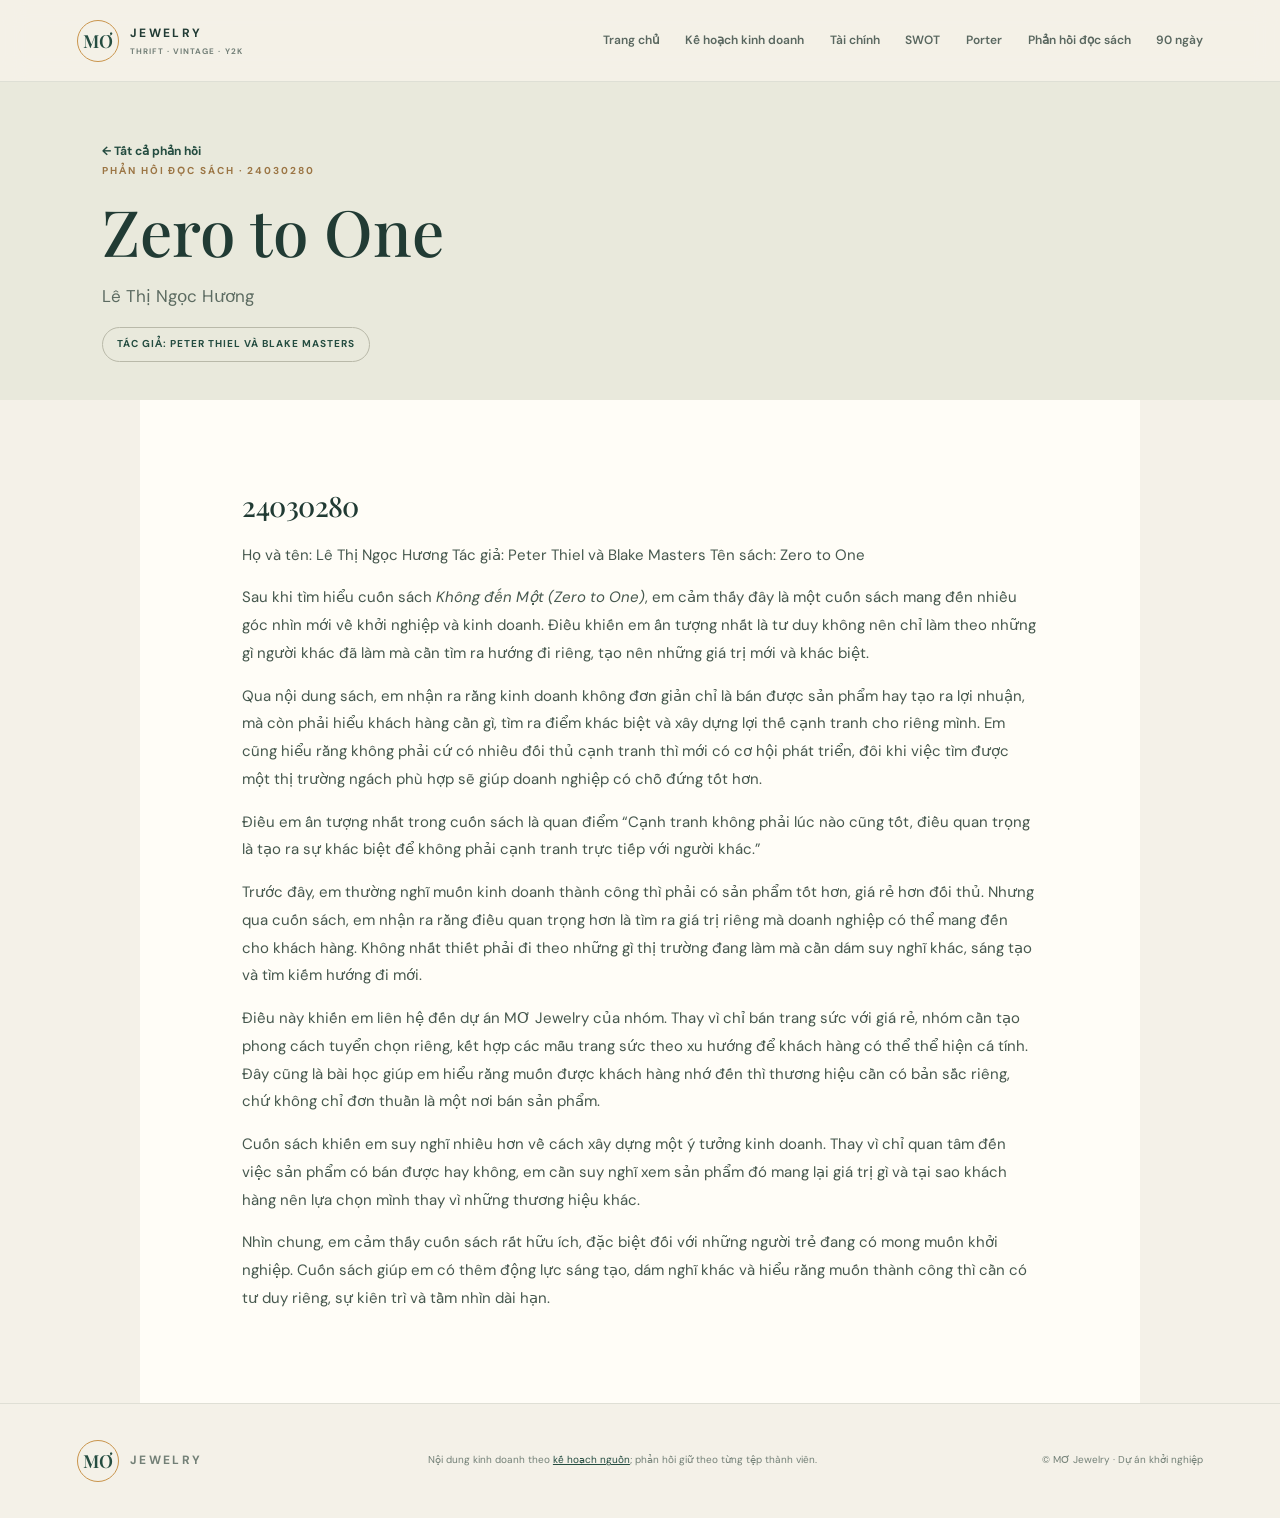
<file: reflection-24030280lethingochuong.html>
<!doctype html><html lang="vi"><head><meta charset="utf-8"><meta name="viewport" content="width=device-width,initial-scale=1"><meta name="description" content="Bài phản hồi đọc sách của Lê Thị Ngọc Hương."><title>Zero to One · MƠ Jewelry</title><link rel="stylesheet" href="style.css"></head><body><header class="site-header"><a class="brand" href="index.html"><span class="brand-mark">MƠ</span><span>JEWELRY<small>THRIFT · VINTAGE · Y2K</small></span></a><button class="menu-toggle" aria-label="Mở menu" onclick="document.body.classList.toggle('nav-open')">☰</button><nav><a class="" href="index.html">Trang chủ</a><a class="" href="business-plan.html">Kế hoạch kinh doanh</a><a class="" href="financial-analysis.html">Tài chính</a><a class="" href="swot.html">SWOT</a><a class="" href="five-forces.html">Porter</a><a class="" href="reflections.html">Phản hồi đọc sách</a><a class="" href="action-plan.html">90 ngày</a></nav></header><main><section class="reflection-hero"><a class="back-link" href="reflections.html">← Tất cả phản hồi</a><p class="eyebrow">PHẢN HỒI ĐỌC SÁCH · 24030280</p><h1>Zero to One</h1><p class="hero-lead">Lê Thị Ngọc Hương</p><span class="pill">Tác giả: Peter Thiel và Blake Masters</span></section><article class="section reflection-body"><h2>24030280</h2>
<p>Họ và tên: Lê Thị Ngọc Hương Tác giả: Peter Thiel và Blake Masters Tên sách: Zero to One</p>
<p>Sau khi tìm hiểu cuốn sách <em>Không đến Một (Zero to One)</em>, em cảm thấy đây là một cuốn sách mang đến nhiều góc nhìn mới về khởi nghiệp và kinh doanh. Điều khiến em ấn tượng nhất là tư duy không nên chỉ làm theo những gì người khác đã làm mà cần tìm ra hướng đi riêng, tạo nên những giá trị mới và khác biệt.</p>
<p>Qua nội dung sách, em nhận ra rằng kinh doanh không đơn giản chỉ là bán được sản phẩm hay tạo ra lợi nhuận, mà còn phải hiểu khách hàng cần gì, tìm ra điểm khác biệt và xây dựng lợi thế cạnh tranh cho riêng mình. Em cũng hiểu rằng không phải cứ có nhiều đối thủ cạnh tranh thì mới có cơ hội phát triển, đôi khi việc tìm được một thị trường ngách phù hợp sẽ giúp doanh nghiệp có chỗ đứng tốt hơn.</p>
<p>Điều em ấn tượng nhất trong cuốn sách là quan điểm “Cạnh tranh không phải lúc nào cũng tốt, điều quan trọng là tạo ra sự khác biệt để không phải cạnh tranh trực tiếp với người khác.”</p>
<p>Trước đây, em thường nghĩ muốn kinh doanh thành công thì phải có sản phẩm tốt hơn, giá rẻ hơn đối thủ. Nhưng qua cuốn sách, em nhận ra rằng điều quan trọng hơn là tìm ra giá trị riêng mà doanh nghiệp có thể mang đến cho khách hàng. Không nhất thiết phải đi theo những gì thị trường đang làm mà cần dám suy nghĩ khác, sáng tạo và tìm kiếm hướng đi mới.</p>
<p>Điều này khiến em liên hệ đến dự án MƠ Jewelry của nhóm. Thay vì chỉ bán trang sức với giá rẻ, nhóm cần tạo phong cách tuyển chọn riêng, kết hợp các mẫu trang sức theo xu hướng để khách hàng có thể thể hiện cá tính. Đây cũng là bài học giúp em hiểu rằng muốn được khách hàng nhớ đến thì thương hiệu cần có bản sắc riêng, chứ không chỉ đơn thuần là một nơi bán sản phẩm.</p>
<p>Cuốn sách khiến em suy nghĩ nhiều hơn về cách xây dựng một ý tưởng kinh doanh. Thay vì chỉ quan tâm đến việc sản phẩm có bán được hay không, em cần suy nghĩ xem sản phẩm đó mang lại giá trị gì và tại sao khách hàng nên lựa chọn mình thay vì những thương hiệu khác.</p>
<p>Nhìn chung, em cảm thấy cuốn sách rất hữu ích, đặc biệt đối với những người trẻ đang có mong muốn khởi nghiệp. Cuốn sách giúp em có thêm động lực sáng tạo, dám nghĩ khác và hiểu rằng muốn thành công thì cần có tư duy riêng, sự kiên trì và tầm nhìn dài hạn.</p></article></main><footer><a class="brand" href="index.html"><span class="brand-mark">MƠ</span><span>JEWELRY</span></a><p>Nội dung kinh doanh theo <a href="business-plan.html">kế hoạch nguồn</a>; phản hồi giữ theo từng tệp thành viên.</p><span>© MƠ Jewelry · Dự án khởi nghiệp</span></footer></body></html>
</file>
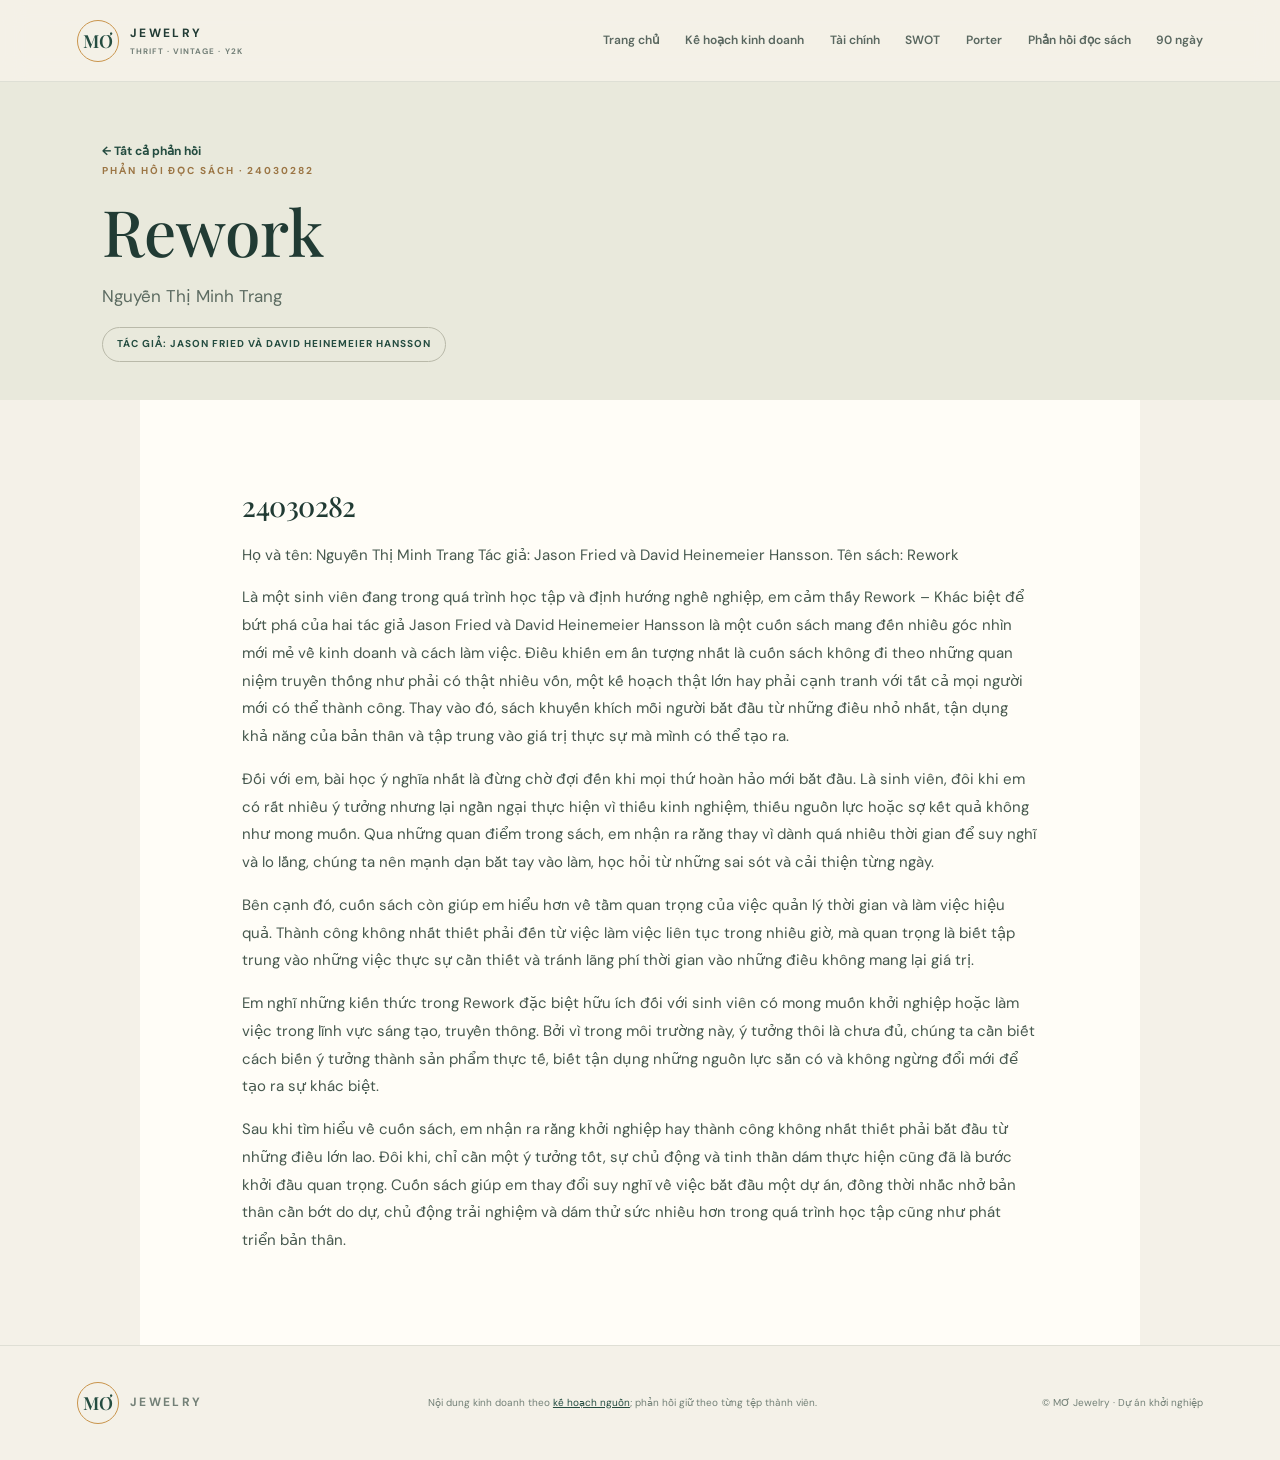
<file: reflection-24030282nguyenthiminhtrang.html>
<!doctype html><html lang="vi"><head><meta charset="utf-8"><meta name="viewport" content="width=device-width,initial-scale=1"><meta name="description" content="Bài phản hồi đọc sách của Nguyễn Thị Minh Trang."><title>Rework · MƠ Jewelry</title><link rel="stylesheet" href="style.css"></head><body><header class="site-header"><a class="brand" href="index.html"><span class="brand-mark">MƠ</span><span>JEWELRY<small>THRIFT · VINTAGE · Y2K</small></span></a><button class="menu-toggle" aria-label="Mở menu" onclick="document.body.classList.toggle('nav-open')">☰</button><nav><a class="" href="index.html">Trang chủ</a><a class="" href="business-plan.html">Kế hoạch kinh doanh</a><a class="" href="financial-analysis.html">Tài chính</a><a class="" href="swot.html">SWOT</a><a class="" href="five-forces.html">Porter</a><a class="" href="reflections.html">Phản hồi đọc sách</a><a class="" href="action-plan.html">90 ngày</a></nav></header><main><section class="reflection-hero"><a class="back-link" href="reflections.html">← Tất cả phản hồi</a><p class="eyebrow">PHẢN HỒI ĐỌC SÁCH · 24030282</p><h1>Rework</h1><p class="hero-lead">Nguyễn Thị Minh Trang</p><span class="pill">Tác giả: Jason Fried và David Heinemeier Hansson</span></section><article class="section reflection-body"><h2>24030282</h2>
<p>Họ và tên: Nguyễn Thị Minh Trang Tác giả: Jason Fried và David Heinemeier Hansson. Tên sách: Rework</p>
<p>Là một sinh viên đang trong quá trình học tập và định hướng nghề nghiệp, em cảm thấy Rework – Khác biệt để bứt phá của hai tác giả Jason Fried và David Heinemeier Hansson là một cuốn sách mang đến nhiều góc nhìn mới mẻ về kinh doanh và cách làm việc. Điều khiến em ấn tượng nhất là cuốn sách không đi theo những quan niệm truyền thống như phải có thật nhiều vốn, một kế hoạch thật lớn hay phải cạnh tranh với tất cả mọi người mới có thể thành công. Thay vào đó, sách khuyến khích mỗi người bắt đầu từ những điều nhỏ nhất, tận dụng khả năng của bản thân và tập trung vào giá trị thực sự mà mình có thể tạo ra.</p>
<p>Đối với em, bài học ý nghĩa nhất là đừng chờ đợi đến khi mọi thứ hoàn hảo mới bắt đầu. Là sinh viên, đôi khi em có rất nhiều ý tưởng nhưng lại ngần ngại thực hiện vì thiếu kinh nghiệm, thiếu nguồn lực hoặc sợ kết quả không như mong muốn. Qua những quan điểm trong sách, em nhận ra rằng thay vì dành quá nhiều thời gian để suy nghĩ và lo lắng, chúng ta nên mạnh dạn bắt tay vào làm, học hỏi từ những sai sót và cải thiện từng ngày.</p>
<p>Bên cạnh đó, cuốn sách còn giúp em hiểu hơn về tầm quan trọng của việc quản lý thời gian và làm việc hiệu quả. Thành công không nhất thiết phải đến từ việc làm việc liên tục trong nhiều giờ, mà quan trọng là biết tập trung vào những việc thực sự cần thiết và tránh lãng phí thời gian vào những điều không mang lại giá trị.</p>
<p>Em nghĩ những kiến thức trong Rework đặc biệt hữu ích đối với sinh viên có mong muốn khởi nghiệp hoặc làm việc trong lĩnh vực sáng tạo, truyền thông. Bởi vì trong môi trường này, ý tưởng thôi là chưa đủ, chúng ta cần biết cách biến ý tưởng thành sản phẩm thực tế, biết tận dụng những nguồn lực sẵn có và không ngừng đổi mới để tạo ra sự khác biệt.</p>
<p>Sau khi tìm hiểu về cuốn sách, em nhận ra rằng khởi nghiệp hay thành công không nhất thiết phải bắt đầu từ những điều lớn lao. Đôi khi, chỉ cần một ý tưởng tốt, sự chủ động và tinh thần dám thực hiện cũng đã là bước khởi đầu quan trọng. Cuốn sách giúp em thay đổi suy nghĩ về việc bắt đầu một dự án, đồng thời nhắc nhở bản thân cần bớt do dự, chủ động trải nghiệm và dám thử sức nhiều hơn trong quá trình học tập cũng như phát triển bản thân.</p></article></main><footer><a class="brand" href="index.html"><span class="brand-mark">MƠ</span><span>JEWELRY</span></a><p>Nội dung kinh doanh theo <a href="business-plan.html">kế hoạch nguồn</a>; phản hồi giữ theo từng tệp thành viên.</p><span>© MƠ Jewelry · Dự án khởi nghiệp</span></footer></body></html>
</file>
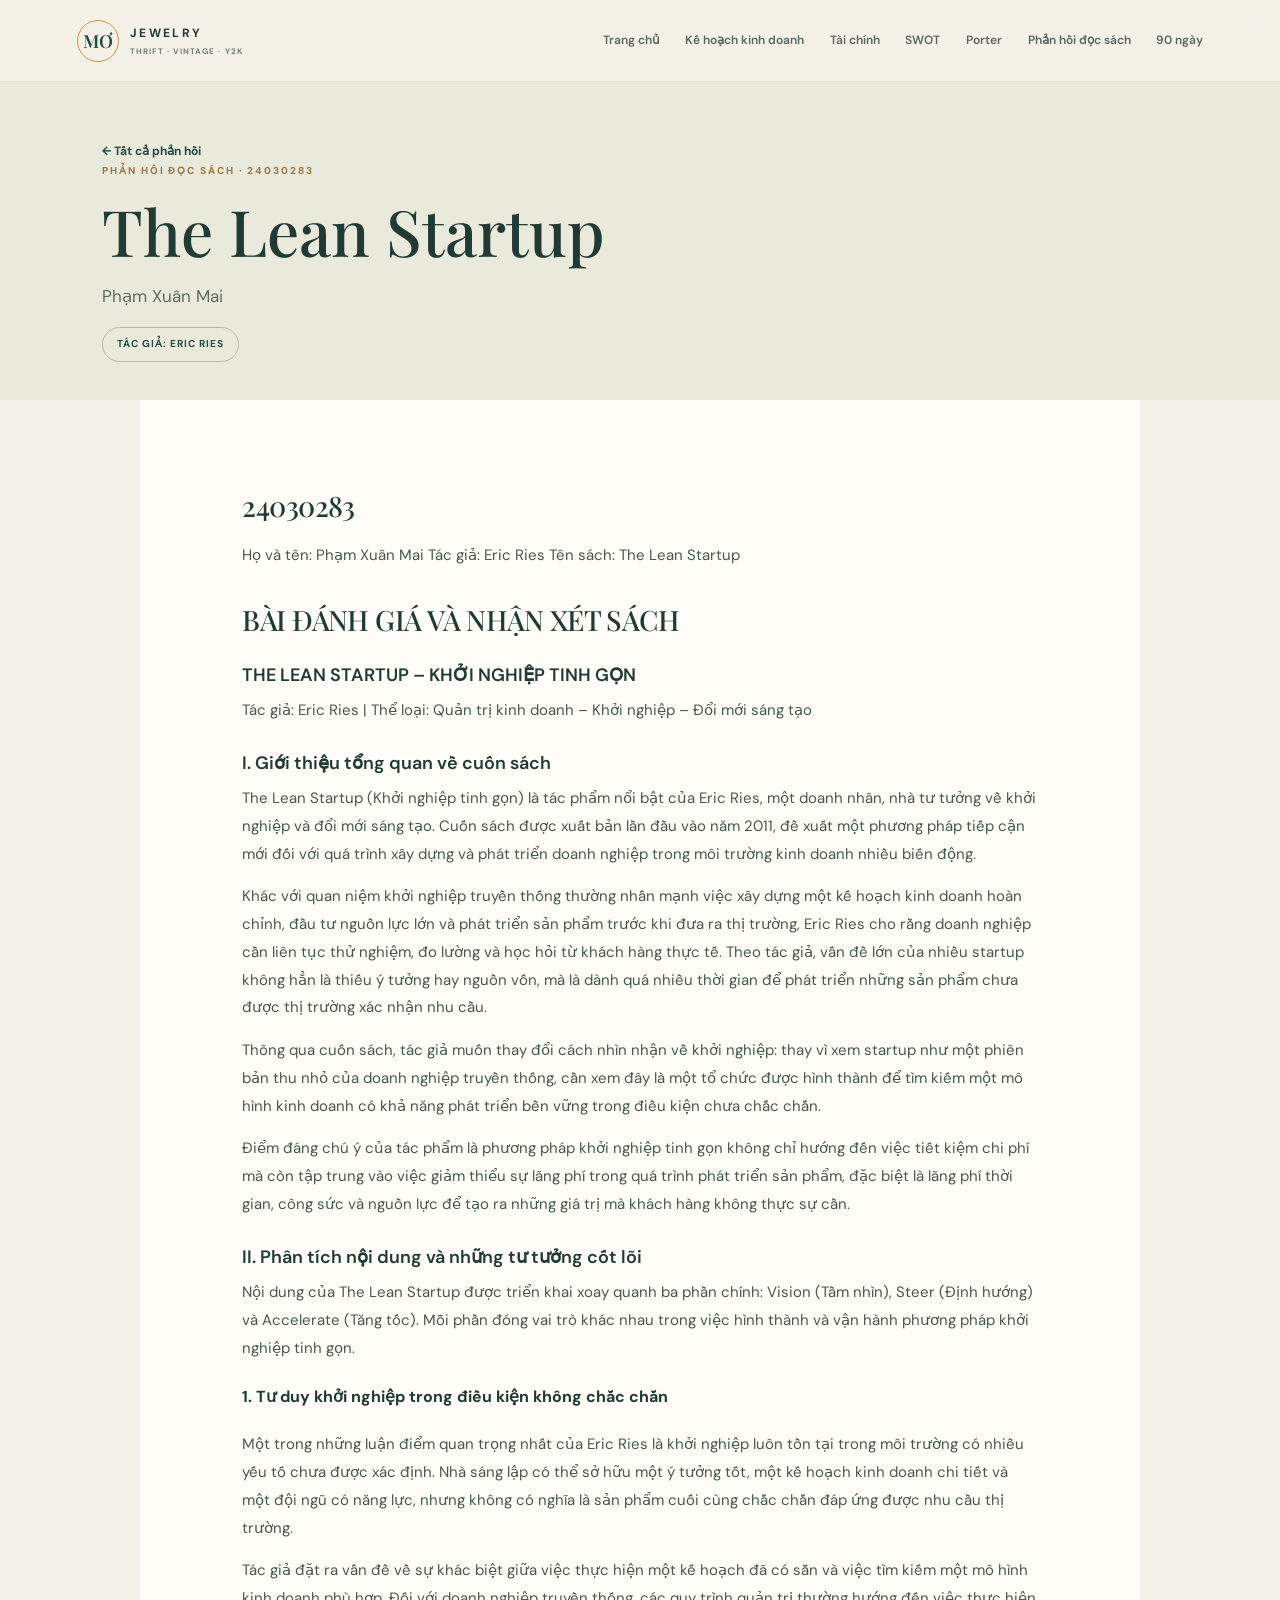
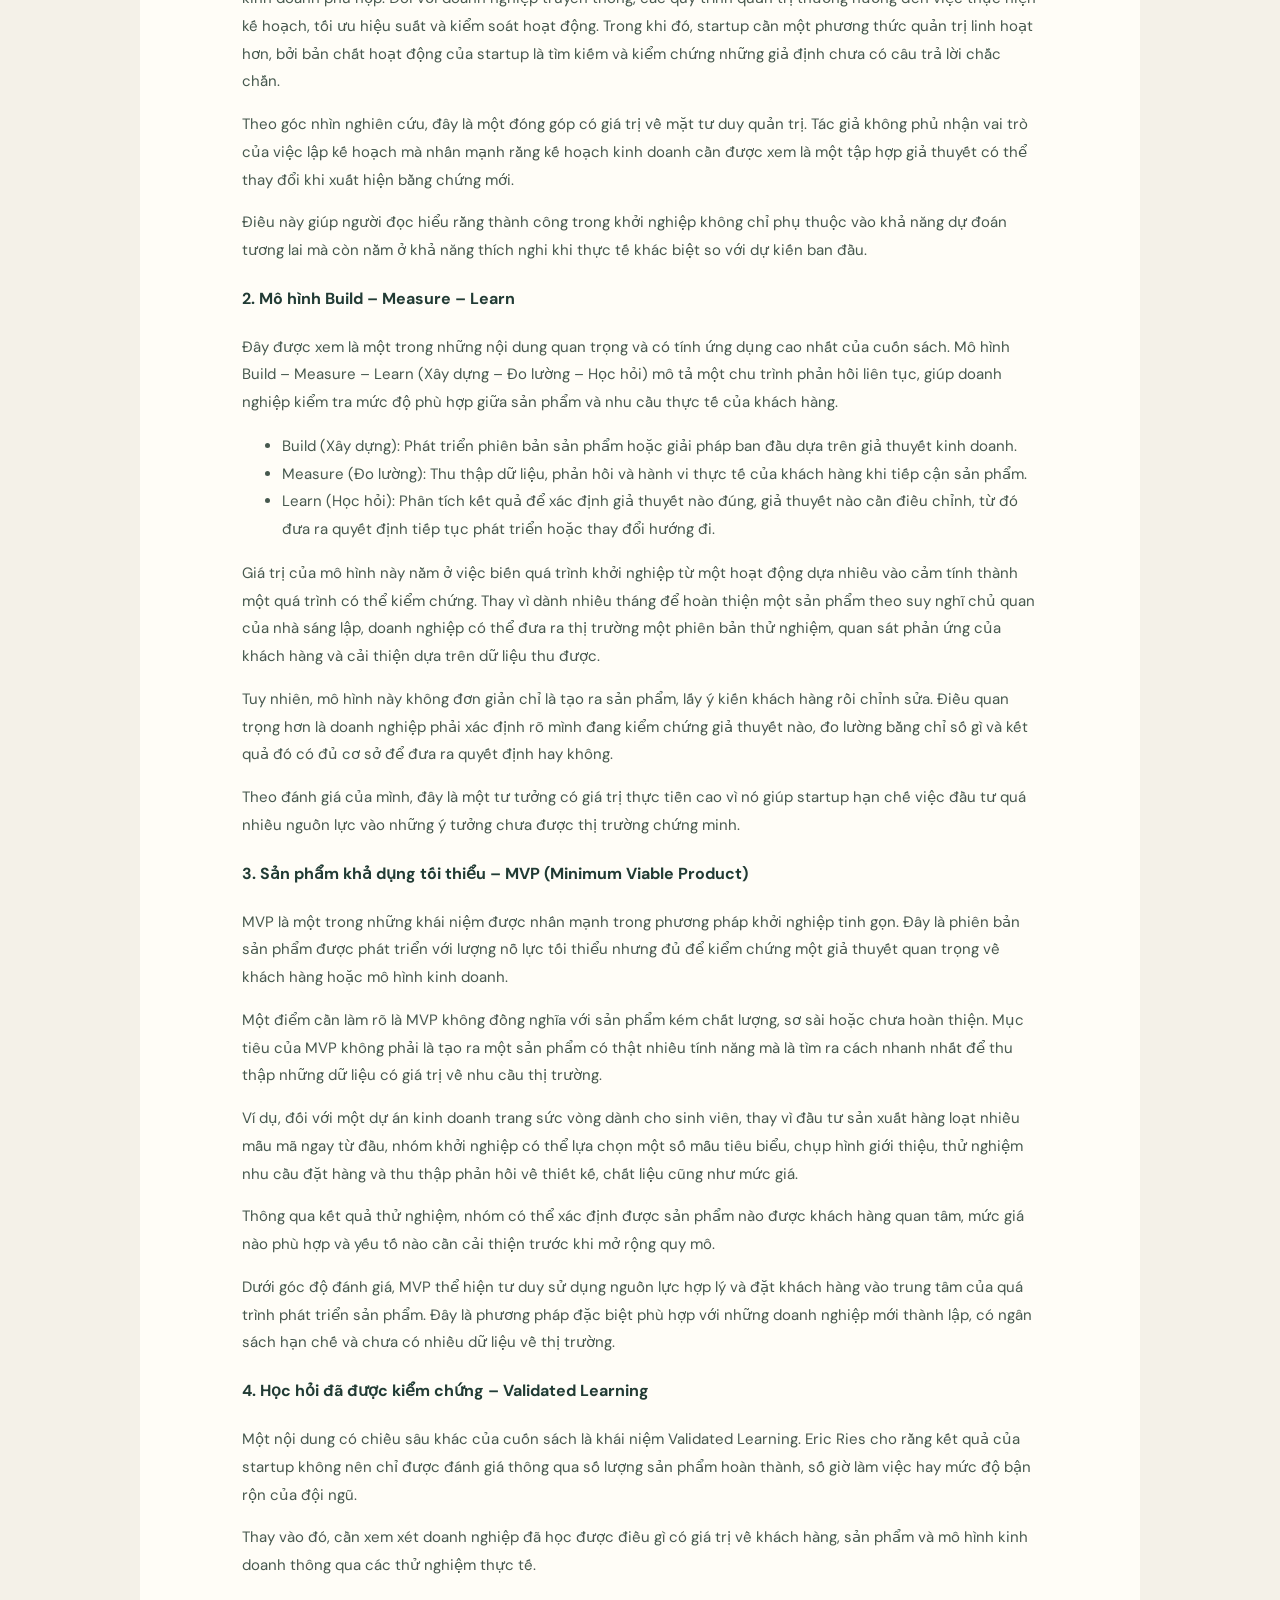
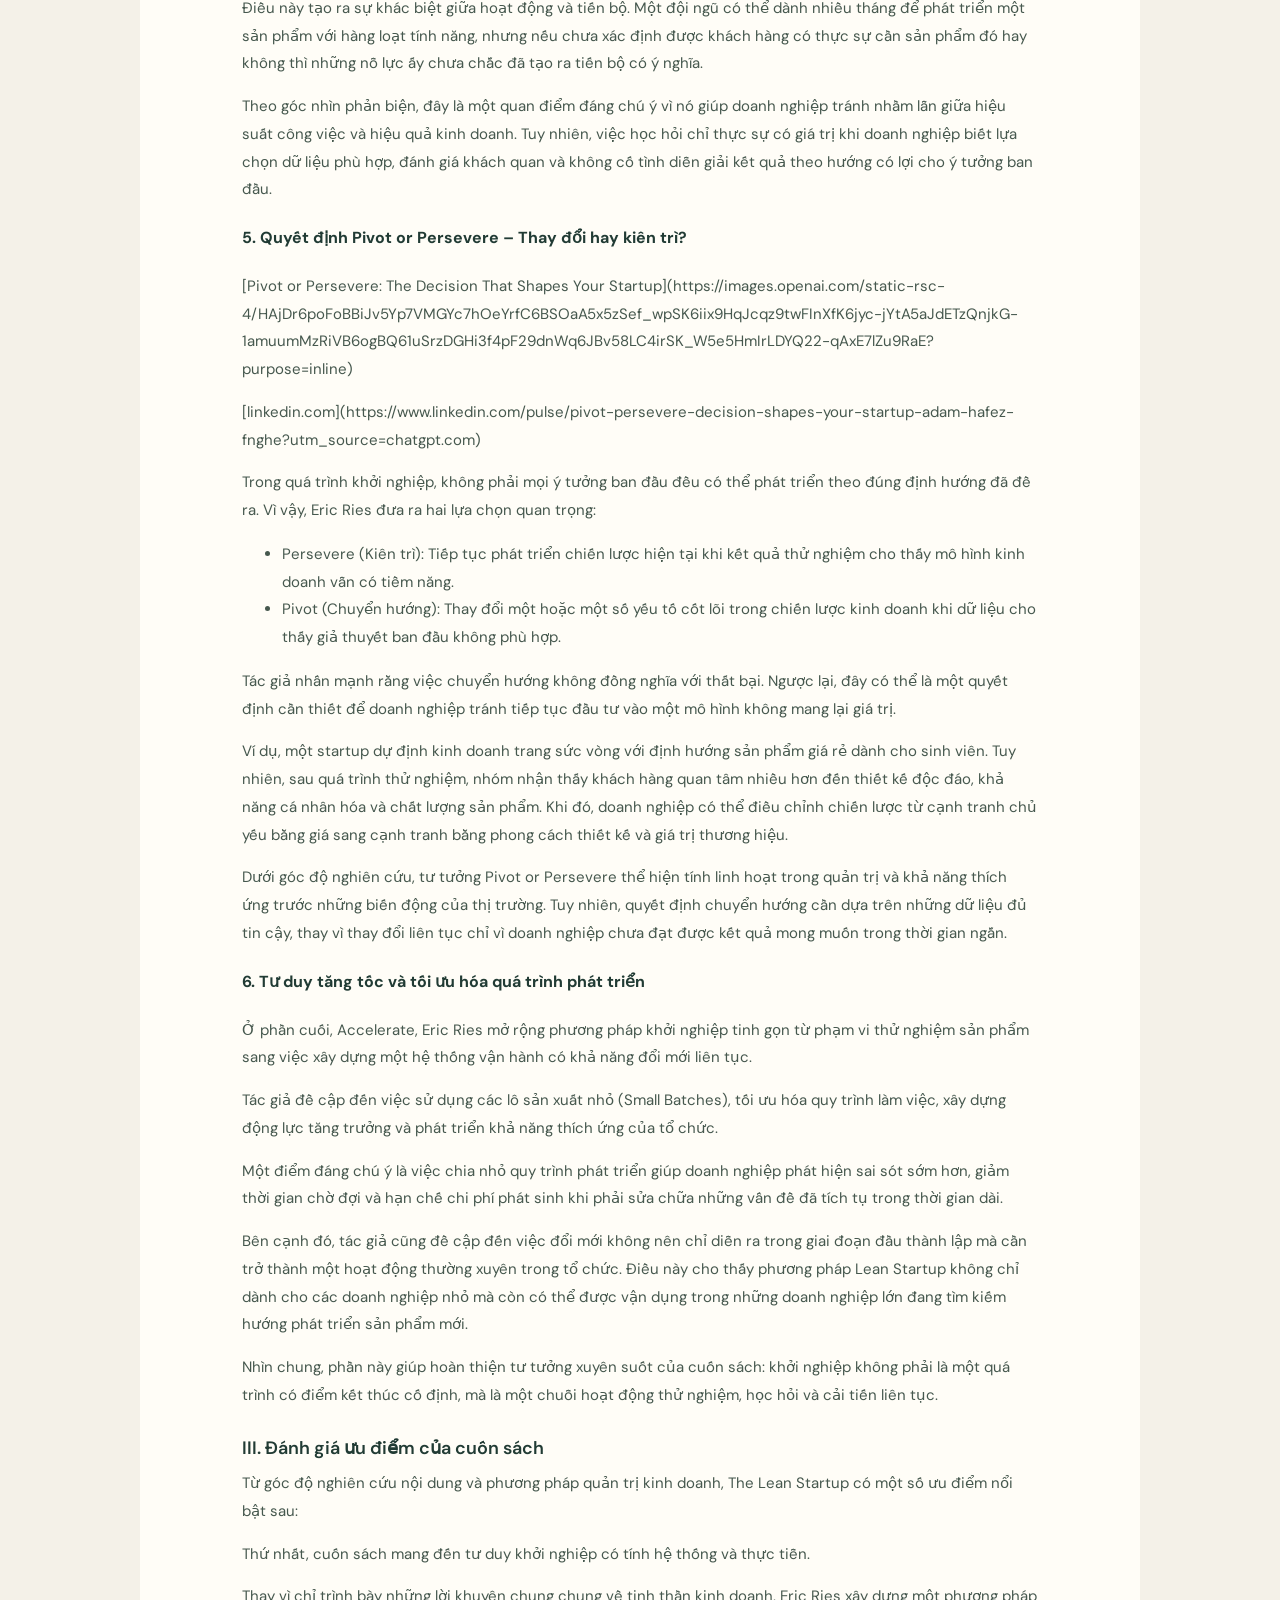
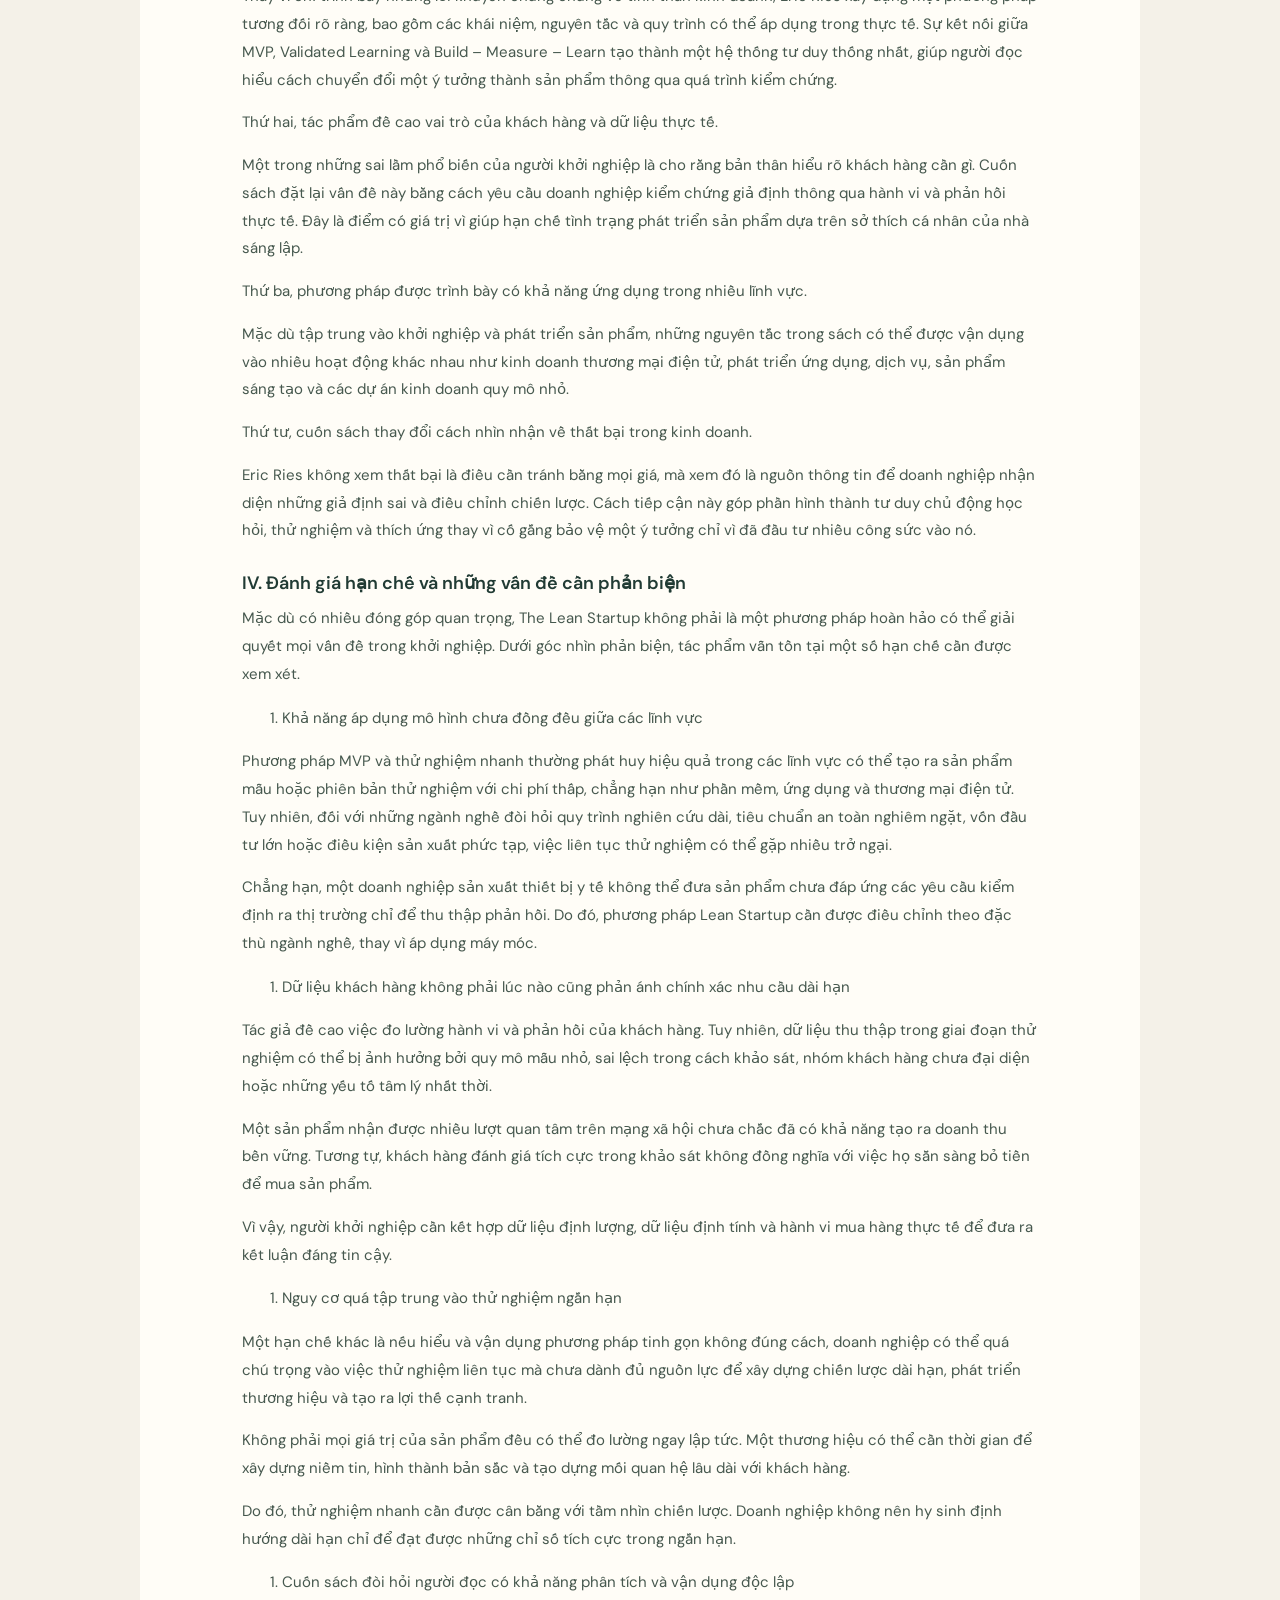
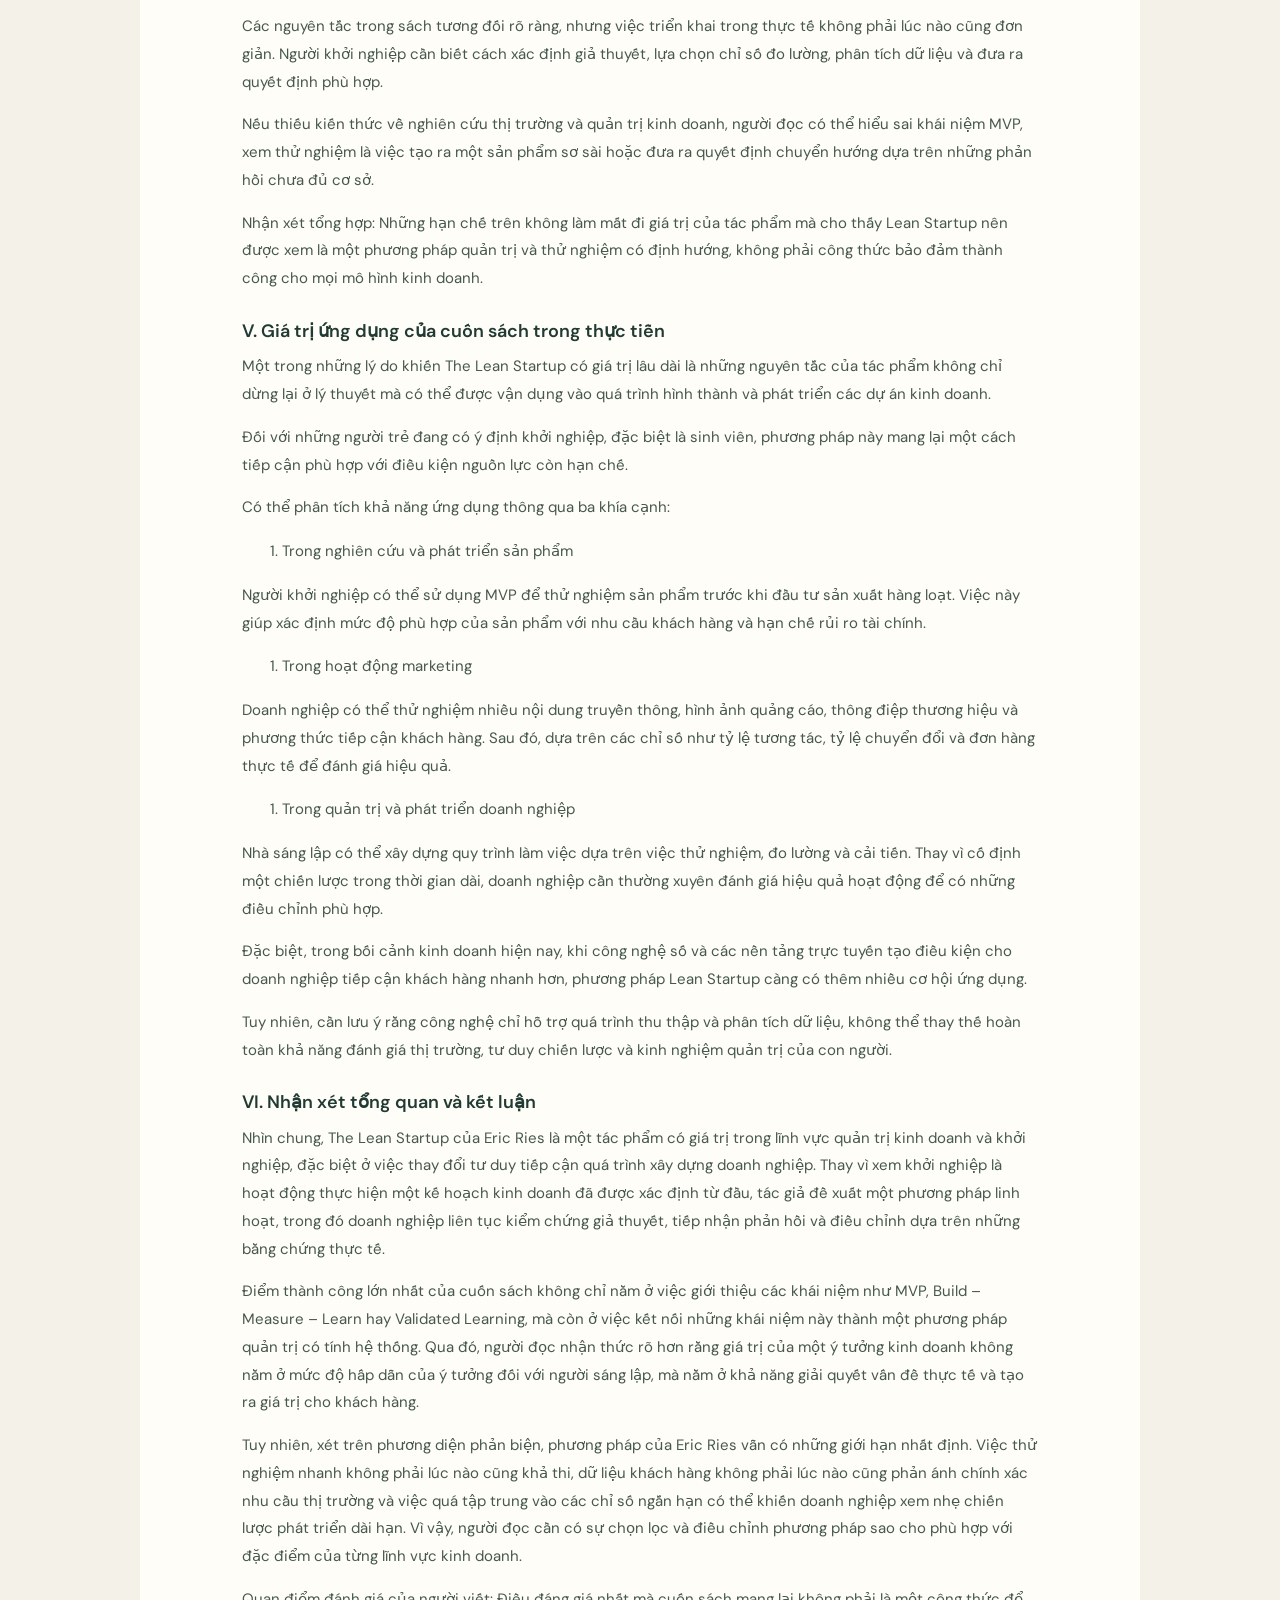
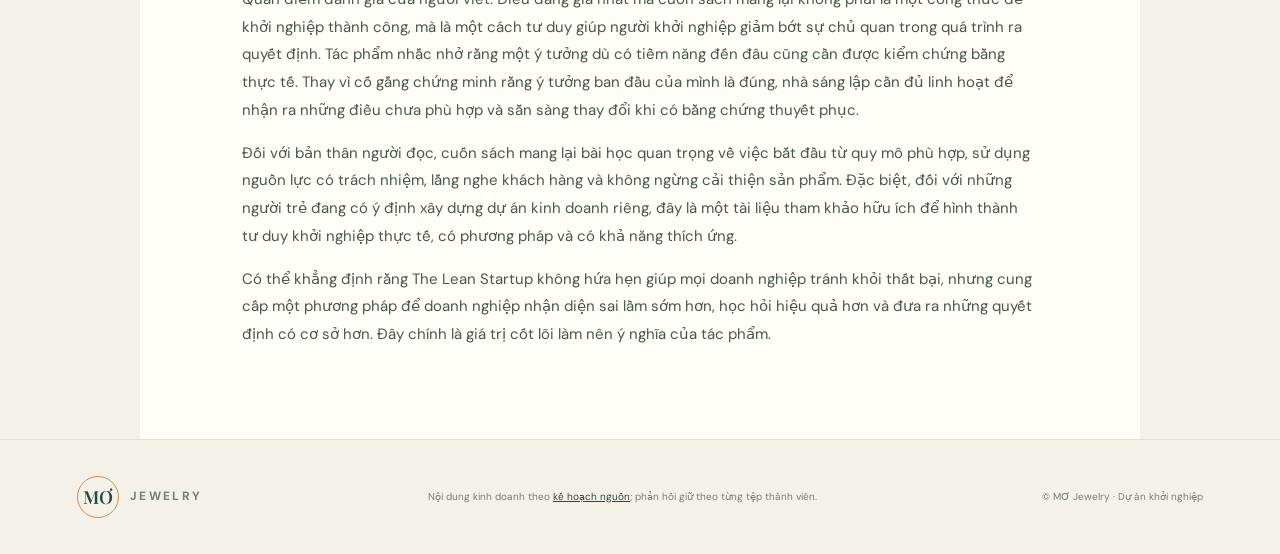
<file: reflection-24030283phamxuanmai.html>
<!doctype html><html lang="vi"><head><meta charset="utf-8"><meta name="viewport" content="width=device-width,initial-scale=1"><meta name="description" content="Bài phản hồi đọc sách của Phạm Xuân Mai."><title>The Lean Startup · MƠ Jewelry</title><link rel="stylesheet" href="style.css"></head><body><header class="site-header"><a class="brand" href="index.html"><span class="brand-mark">MƠ</span><span>JEWELRY<small>THRIFT · VINTAGE · Y2K</small></span></a><button class="menu-toggle" aria-label="Mở menu" onclick="document.body.classList.toggle('nav-open')">☰</button><nav><a class="" href="index.html">Trang chủ</a><a class="" href="business-plan.html">Kế hoạch kinh doanh</a><a class="" href="financial-analysis.html">Tài chính</a><a class="" href="swot.html">SWOT</a><a class="" href="five-forces.html">Porter</a><a class="" href="reflections.html">Phản hồi đọc sách</a><a class="" href="action-plan.html">90 ngày</a></nav></header><main><section class="reflection-hero"><a class="back-link" href="reflections.html">← Tất cả phản hồi</a><p class="eyebrow">PHẢN HỒI ĐỌC SÁCH · 24030283</p><h1>The Lean Startup</h1><p class="hero-lead">Phạm Xuân Mai</p><span class="pill">Tác giả: Eric Ries</span></section><article class="section reflection-body"><h2>24030283</h2>
<p>Họ và tên: Phạm Xuân Mai Tác giả: Eric Ries Tên sách: The Lean Startup</p>
<h2>BÀI ĐÁNH GIÁ VÀ NHẬN XÉT SÁCH</h2>
<h3>THE LEAN STARTUP – KHỞI NGHIỆP TINH GỌN</h3>
<p>Tác giả: Eric Ries | Thể loại: Quản trị kinh doanh – Khởi nghiệp – Đổi mới sáng tạo</p>
<h3>I. Giới thiệu tổng quan về cuốn sách</h3>
<p>The Lean Startup (Khởi nghiệp tinh gọn) là tác phẩm nổi bật của Eric Ries, một doanh nhân, nhà tư tưởng về khởi nghiệp và đổi mới sáng tạo. Cuốn sách được xuất bản lần đầu vào năm 2011, đề xuất một phương pháp tiếp cận mới đối với quá trình xây dựng và phát triển doanh nghiệp trong môi trường kinh doanh nhiều biến động.</p>
<p>Khác với quan niệm khởi nghiệp truyền thống thường nhấn mạnh việc xây dựng một kế hoạch kinh doanh hoàn chỉnh, đầu tư nguồn lực lớn và phát triển sản phẩm trước khi đưa ra thị trường, Eric Ries cho rằng doanh nghiệp cần liên tục thử nghiệm, đo lường và học hỏi từ khách hàng thực tế. Theo tác giả, vấn đề lớn của nhiều startup không hẳn là thiếu ý tưởng hay nguồn vốn, mà là dành quá nhiều thời gian để phát triển những sản phẩm chưa được thị trường xác nhận nhu cầu.</p>
<p>Thông qua cuốn sách, tác giả muốn thay đổi cách nhìn nhận về khởi nghiệp: thay vì xem startup như một phiên bản thu nhỏ của doanh nghiệp truyền thống, cần xem đây là một tổ chức được hình thành để tìm kiếm một mô hình kinh doanh có khả năng phát triển bền vững trong điều kiện chưa chắc chắn.</p>
<p>Điểm đáng chú ý của tác phẩm là phương pháp khởi nghiệp tinh gọn không chỉ hướng đến việc tiết kiệm chi phí mà còn tập trung vào việc giảm thiểu sự lãng phí trong quá trình phát triển sản phẩm, đặc biệt là lãng phí thời gian, công sức và nguồn lực để tạo ra những giá trị mà khách hàng không thực sự cần.</p>
<h3>II. Phân tích nội dung và những tư tưởng cốt lõi</h3>
<p>Nội dung của The Lean Startup được triển khai xoay quanh ba phần chính: Vision (Tầm nhìn), Steer (Định hướng) và Accelerate (Tăng tốc). Mỗi phần đóng vai trò khác nhau trong việc hình thành và vận hành phương pháp khởi nghiệp tinh gọn.</p>
<h4>1. Tư duy khởi nghiệp trong điều kiện không chắc chắn</h4>
<p>Một trong những luận điểm quan trọng nhất của Eric Ries là khởi nghiệp luôn tồn tại trong môi trường có nhiều yếu tố chưa được xác định. Nhà sáng lập có thể sở hữu một ý tưởng tốt, một kế hoạch kinh doanh chi tiết và một đội ngũ có năng lực, nhưng không có nghĩa là sản phẩm cuối cùng chắc chắn đáp ứng được nhu cầu thị trường.</p>
<p>Tác giả đặt ra vấn đề về sự khác biệt giữa việc thực hiện một kế hoạch đã có sẵn và việc tìm kiếm một mô hình kinh doanh phù hợp. Đối với doanh nghiệp truyền thống, các quy trình quản trị thường hướng đến việc thực hiện kế hoạch, tối ưu hiệu suất và kiểm soát hoạt động. Trong khi đó, startup cần một phương thức quản trị linh hoạt hơn, bởi bản chất hoạt động của startup là tìm kiếm và kiểm chứng những giả định chưa có câu trả lời chắc chắn.</p>
<p>Theo góc nhìn nghiên cứu, đây là một đóng góp có giá trị về mặt tư duy quản trị. Tác giả không phủ nhận vai trò của việc lập kế hoạch mà nhấn mạnh rằng kế hoạch kinh doanh cần được xem là một tập hợp giả thuyết có thể thay đổi khi xuất hiện bằng chứng mới.</p>
<p>Điều này giúp người đọc hiểu rằng thành công trong khởi nghiệp không chỉ phụ thuộc vào khả năng dự đoán tương lai mà còn nằm ở khả năng thích nghi khi thực tế khác biệt so với dự kiến ban đầu.</p>
<h4>2. Mô hình Build – Measure – Learn</h4>
<p>Đây được xem là một trong những nội dung quan trọng và có tính ứng dụng cao nhất của cuốn sách. Mô hình Build – Measure – Learn (Xây dựng – Đo lường – Học hỏi) mô tả một chu trình phản hồi liên tục, giúp doanh nghiệp kiểm tra mức độ phù hợp giữa sản phẩm và nhu cầu thực tế của khách hàng.</p>
<ul>
<li>Build (Xây dựng): Phát triển phiên bản sản phẩm hoặc giải pháp ban đầu dựa trên giả thuyết kinh doanh.</li>
<li>Measure (Đo lường): Thu thập dữ liệu, phản hồi và hành vi thực tế của khách hàng khi tiếp cận sản phẩm.</li>
<li>Learn (Học hỏi): Phân tích kết quả để xác định giả thuyết nào đúng, giả thuyết nào cần điều chỉnh, từ đó đưa ra quyết định tiếp tục phát triển hoặc thay đổi hướng đi.</li>
</ul>
<p>Giá trị của mô hình này nằm ở việc biến quá trình khởi nghiệp từ một hoạt động dựa nhiều vào cảm tính thành một quá trình có thể kiểm chứng. Thay vì dành nhiều tháng để hoàn thiện một sản phẩm theo suy nghĩ chủ quan của nhà sáng lập, doanh nghiệp có thể đưa ra thị trường một phiên bản thử nghiệm, quan sát phản ứng của khách hàng và cải thiện dựa trên dữ liệu thu được.</p>
<p>Tuy nhiên, mô hình này không đơn giản chỉ là tạo ra sản phẩm, lấy ý kiến khách hàng rồi chỉnh sửa. Điều quan trọng hơn là doanh nghiệp phải xác định rõ mình đang kiểm chứng giả thuyết nào, đo lường bằng chỉ số gì và kết quả đó có đủ cơ sở để đưa ra quyết định hay không.</p>
<p>Theo đánh giá của mình, đây là một tư tưởng có giá trị thực tiễn cao vì nó giúp startup hạn chế việc đầu tư quá nhiều nguồn lực vào những ý tưởng chưa được thị trường chứng minh.</p>
<h4>3. Sản phẩm khả dụng tối thiểu – MVP (Minimum Viable Product)</h4>
<p>MVP là một trong những khái niệm được nhấn mạnh trong phương pháp khởi nghiệp tinh gọn. Đây là phiên bản sản phẩm được phát triển với lượng nỗ lực tối thiểu nhưng đủ để kiểm chứng một giả thuyết quan trọng về khách hàng hoặc mô hình kinh doanh.</p>
<p>Một điểm cần làm rõ là MVP không đồng nghĩa với sản phẩm kém chất lượng, sơ sài hoặc chưa hoàn thiện. Mục tiêu của MVP không phải là tạo ra một sản phẩm có thật nhiều tính năng mà là tìm ra cách nhanh nhất để thu thập những dữ liệu có giá trị về nhu cầu thị trường.</p>
<p>Ví dụ, đối với một dự án kinh doanh trang sức vòng dành cho sinh viên, thay vì đầu tư sản xuất hàng loạt nhiều mẫu mã ngay từ đầu, nhóm khởi nghiệp có thể lựa chọn một số mẫu tiêu biểu, chụp hình giới thiệu, thử nghiệm nhu cầu đặt hàng và thu thập phản hồi về thiết kế, chất liệu cũng như mức giá.</p>
<p>Thông qua kết quả thử nghiệm, nhóm có thể xác định được sản phẩm nào được khách hàng quan tâm, mức giá nào phù hợp và yếu tố nào cần cải thiện trước khi mở rộng quy mô.</p>
<p>Dưới góc độ đánh giá, MVP thể hiện tư duy sử dụng nguồn lực hợp lý và đặt khách hàng vào trung tâm của quá trình phát triển sản phẩm. Đây là phương pháp đặc biệt phù hợp với những doanh nghiệp mới thành lập, có ngân sách hạn chế và chưa có nhiều dữ liệu về thị trường.</p>
<h4>4. Học hỏi đã được kiểm chứng – Validated Learning</h4>
<p>Một nội dung có chiều sâu khác của cuốn sách là khái niệm Validated Learning. Eric Ries cho rằng kết quả của startup không nên chỉ được đánh giá thông qua số lượng sản phẩm hoàn thành, số giờ làm việc hay mức độ bận rộn của đội ngũ.</p>
<p>Thay vào đó, cần xem xét doanh nghiệp đã học được điều gì có giá trị về khách hàng, sản phẩm và mô hình kinh doanh thông qua các thử nghiệm thực tế.</p>
<p>Điều này tạo ra sự khác biệt giữa hoạt động và tiến bộ. Một đội ngũ có thể dành nhiều tháng để phát triển một sản phẩm với hàng loạt tính năng, nhưng nếu chưa xác định được khách hàng có thực sự cần sản phẩm đó hay không thì những nỗ lực ấy chưa chắc đã tạo ra tiến bộ có ý nghĩa.</p>
<p>Theo góc nhìn phản biện, đây là một quan điểm đáng chú ý vì nó giúp doanh nghiệp tránh nhầm lẫn giữa hiệu suất công việc và hiệu quả kinh doanh. Tuy nhiên, việc học hỏi chỉ thực sự có giá trị khi doanh nghiệp biết lựa chọn dữ liệu phù hợp, đánh giá khách quan và không cố tình diễn giải kết quả theo hướng có lợi cho ý tưởng ban đầu.</p>
<h4>5. Quyết định Pivot or Persevere – Thay đổi hay kiên trì?</h4>
<p>[Pivot or Persevere: The Decision That Shapes Your Startup](https://images.openai.com/static-rsc-4/HAjDr6poFoBBiJv5Yp7VMGYc7hOeYrfC6BSOaA5x5zSef_wpSK6iix9HqJcqz9twFInXfK6jyc-jYtA5aJdETzQnjkG-1amuumMzRiVB6ogBQ61uSrzDGHi3f4pF29dnWq6JBv58LC4irSK_W5e5HmIrLDYQ22-qAxE7lZu9RaE?purpose=inline)</p>
<p>[linkedin.com](https://www.linkedin.com/pulse/pivot-persevere-decision-shapes-your-startup-adam-hafez-fnghe?utm_source=chatgpt.com)</p>
<p>Trong quá trình khởi nghiệp, không phải mọi ý tưởng ban đầu đều có thể phát triển theo đúng định hướng đã đề ra. Vì vậy, Eric Ries đưa ra hai lựa chọn quan trọng:</p>
<ul>
<li>Persevere (Kiên trì): Tiếp tục phát triển chiến lược hiện tại khi kết quả thử nghiệm cho thấy mô hình kinh doanh vẫn có tiềm năng.</li>
<li>Pivot (Chuyển hướng): Thay đổi một hoặc một số yếu tố cốt lõi trong chiến lược kinh doanh khi dữ liệu cho thấy giả thuyết ban đầu không phù hợp.</li>
</ul>
<p>Tác giả nhấn mạnh rằng việc chuyển hướng không đồng nghĩa với thất bại. Ngược lại, đây có thể là một quyết định cần thiết để doanh nghiệp tránh tiếp tục đầu tư vào một mô hình không mang lại giá trị.</p>
<p>Ví dụ, một startup dự định kinh doanh trang sức vòng với định hướng sản phẩm giá rẻ dành cho sinh viên. Tuy nhiên, sau quá trình thử nghiệm, nhóm nhận thấy khách hàng quan tâm nhiều hơn đến thiết kế độc đáo, khả năng cá nhân hóa và chất lượng sản phẩm. Khi đó, doanh nghiệp có thể điều chỉnh chiến lược từ cạnh tranh chủ yếu bằng giá sang cạnh tranh bằng phong cách thiết kế và giá trị thương hiệu.</p>
<p>Dưới góc độ nghiên cứu, tư tưởng Pivot or Persevere thể hiện tính linh hoạt trong quản trị và khả năng thích ứng trước những biến động của thị trường. Tuy nhiên, quyết định chuyển hướng cần dựa trên những dữ liệu đủ tin cậy, thay vì thay đổi liên tục chỉ vì doanh nghiệp chưa đạt được kết quả mong muốn trong thời gian ngắn.</p>
<h4>6. Tư duy tăng tốc và tối ưu hóa quá trình phát triển</h4>
<p>Ở phần cuối, Accelerate, Eric Ries mở rộng phương pháp khởi nghiệp tinh gọn từ phạm vi thử nghiệm sản phẩm sang việc xây dựng một hệ thống vận hành có khả năng đổi mới liên tục.</p>
<p>Tác giả đề cập đến việc sử dụng các lô sản xuất nhỏ (Small Batches), tối ưu hóa quy trình làm việc, xây dựng động lực tăng trưởng và phát triển khả năng thích ứng của tổ chức.</p>
<p>Một điểm đáng chú ý là việc chia nhỏ quy trình phát triển giúp doanh nghiệp phát hiện sai sót sớm hơn, giảm thời gian chờ đợi và hạn chế chi phí phát sinh khi phải sửa chữa những vấn đề đã tích tụ trong thời gian dài.</p>
<p>Bên cạnh đó, tác giả cũng đề cập đến việc đổi mới không nên chỉ diễn ra trong giai đoạn đầu thành lập mà cần trở thành một hoạt động thường xuyên trong tổ chức. Điều này cho thấy phương pháp Lean Startup không chỉ dành cho các doanh nghiệp nhỏ mà còn có thể được vận dụng trong những doanh nghiệp lớn đang tìm kiếm hướng phát triển sản phẩm mới.</p>
<p>Nhìn chung, phần này giúp hoàn thiện tư tưởng xuyên suốt của cuốn sách: khởi nghiệp không phải là một quá trình có điểm kết thúc cố định, mà là một chuỗi hoạt động thử nghiệm, học hỏi và cải tiến liên tục.</p>
<h3>III. Đánh giá ưu điểm của cuốn sách</h3>
<p>Từ góc độ nghiên cứu nội dung và phương pháp quản trị kinh doanh, The Lean Startup có một số ưu điểm nổi bật sau:</p>
<p>Thứ nhất, cuốn sách mang đến tư duy khởi nghiệp có tính hệ thống và thực tiễn.</p>
<p>Thay vì chỉ trình bày những lời khuyên chung chung về tinh thần kinh doanh, Eric Ries xây dựng một phương pháp tương đối rõ ràng, bao gồm các khái niệm, nguyên tắc và quy trình có thể áp dụng trong thực tế. Sự kết nối giữa MVP, Validated Learning và Build – Measure – Learn tạo thành một hệ thống tư duy thống nhất, giúp người đọc hiểu cách chuyển đổi một ý tưởng thành sản phẩm thông qua quá trình kiểm chứng.</p>
<p>Thứ hai, tác phẩm đề cao vai trò của khách hàng và dữ liệu thực tế.</p>
<p>Một trong những sai lầm phổ biến của người khởi nghiệp là cho rằng bản thân hiểu rõ khách hàng cần gì. Cuốn sách đặt lại vấn đề này bằng cách yêu cầu doanh nghiệp kiểm chứng giả định thông qua hành vi và phản hồi thực tế. Đây là điểm có giá trị vì giúp hạn chế tình trạng phát triển sản phẩm dựa trên sở thích cá nhân của nhà sáng lập.</p>
<p>Thứ ba, phương pháp được trình bày có khả năng ứng dụng trong nhiều lĩnh vực.</p>
<p>Mặc dù tập trung vào khởi nghiệp và phát triển sản phẩm, những nguyên tắc trong sách có thể được vận dụng vào nhiều hoạt động khác nhau như kinh doanh thương mại điện tử, phát triển ứng dụng, dịch vụ, sản phẩm sáng tạo và các dự án kinh doanh quy mô nhỏ.</p>
<p>Thứ tư, cuốn sách thay đổi cách nhìn nhận về thất bại trong kinh doanh.</p>
<p>Eric Ries không xem thất bại là điều cần tránh bằng mọi giá, mà xem đó là nguồn thông tin để doanh nghiệp nhận diện những giả định sai và điều chỉnh chiến lược. Cách tiếp cận này góp phần hình thành tư duy chủ động học hỏi, thử nghiệm và thích ứng thay vì cố gắng bảo vệ một ý tưởng chỉ vì đã đầu tư nhiều công sức vào nó.</p>
<h3>IV. Đánh giá hạn chế và những vấn đề cần phản biện</h3>
<p>Mặc dù có nhiều đóng góp quan trọng, The Lean Startup không phải là một phương pháp hoàn hảo có thể giải quyết mọi vấn đề trong khởi nghiệp. Dưới góc nhìn phản biện, tác phẩm vẫn tồn tại một số hạn chế cần được xem xét.</p>
<ol>
<li>Khả năng áp dụng mô hình chưa đồng đều giữa các lĩnh vực</li>
</ol>
<p>Phương pháp MVP và thử nghiệm nhanh thường phát huy hiệu quả trong các lĩnh vực có thể tạo ra sản phẩm mẫu hoặc phiên bản thử nghiệm với chi phí thấp, chẳng hạn như phần mềm, ứng dụng và thương mại điện tử. Tuy nhiên, đối với những ngành nghề đòi hỏi quy trình nghiên cứu dài, tiêu chuẩn an toàn nghiêm ngặt, vốn đầu tư lớn hoặc điều kiện sản xuất phức tạp, việc liên tục thử nghiệm có thể gặp nhiều trở ngại.</p>
<p>Chẳng hạn, một doanh nghiệp sản xuất thiết bị y tế không thể đưa sản phẩm chưa đáp ứng các yêu cầu kiểm định ra thị trường chỉ để thu thập phản hồi. Do đó, phương pháp Lean Startup cần được điều chỉnh theo đặc thù ngành nghề, thay vì áp dụng máy móc.</p>
<ol>
<li>Dữ liệu khách hàng không phải lúc nào cũng phản ánh chính xác nhu cầu dài hạn</li>
</ol>
<p>Tác giả đề cao việc đo lường hành vi và phản hồi của khách hàng. Tuy nhiên, dữ liệu thu thập trong giai đoạn thử nghiệm có thể bị ảnh hưởng bởi quy mô mẫu nhỏ, sai lệch trong cách khảo sát, nhóm khách hàng chưa đại diện hoặc những yếu tố tâm lý nhất thời.</p>
<p>Một sản phẩm nhận được nhiều lượt quan tâm trên mạng xã hội chưa chắc đã có khả năng tạo ra doanh thu bền vững. Tương tự, khách hàng đánh giá tích cực trong khảo sát không đồng nghĩa với việc họ sẵn sàng bỏ tiền để mua sản phẩm.</p>
<p>Vì vậy, người khởi nghiệp cần kết hợp dữ liệu định lượng, dữ liệu định tính và hành vi mua hàng thực tế để đưa ra kết luận đáng tin cậy.</p>
<ol>
<li>Nguy cơ quá tập trung vào thử nghiệm ngắn hạn</li>
</ol>
<p>Một hạn chế khác là nếu hiểu và vận dụng phương pháp tinh gọn không đúng cách, doanh nghiệp có thể quá chú trọng vào việc thử nghiệm liên tục mà chưa dành đủ nguồn lực để xây dựng chiến lược dài hạn, phát triển thương hiệu và tạo ra lợi thế cạnh tranh.</p>
<p>Không phải mọi giá trị của sản phẩm đều có thể đo lường ngay lập tức. Một thương hiệu có thể cần thời gian để xây dựng niềm tin, hình thành bản sắc và tạo dựng mối quan hệ lâu dài với khách hàng.</p>
<p>Do đó, thử nghiệm nhanh cần được cân bằng với tầm nhìn chiến lược. Doanh nghiệp không nên hy sinh định hướng dài hạn chỉ để đạt được những chỉ số tích cực trong ngắn hạn.</p>
<ol>
<li>Cuốn sách đòi hỏi người đọc có khả năng phân tích và vận dụng độc lập</li>
</ol>
<p>Các nguyên tắc trong sách tương đối rõ ràng, nhưng việc triển khai trong thực tế không phải lúc nào cũng đơn giản. Người khởi nghiệp cần biết cách xác định giả thuyết, lựa chọn chỉ số đo lường, phân tích dữ liệu và đưa ra quyết định phù hợp.</p>
<p>Nếu thiếu kiến thức về nghiên cứu thị trường và quản trị kinh doanh, người đọc có thể hiểu sai khái niệm MVP, xem thử nghiệm là việc tạo ra một sản phẩm sơ sài hoặc đưa ra quyết định chuyển hướng dựa trên những phản hồi chưa đủ cơ sở.</p>
<p>Nhận xét tổng hợp: Những hạn chế trên không làm mất đi giá trị của tác phẩm mà cho thấy Lean Startup nên được xem là một phương pháp quản trị và thử nghiệm có định hướng, không phải công thức bảo đảm thành công cho mọi mô hình kinh doanh.</p>
<h3>V. Giá trị ứng dụng của cuốn sách trong thực tiễn</h3>
<p>Một trong những lý do khiến The Lean Startup có giá trị lâu dài là những nguyên tắc của tác phẩm không chỉ dừng lại ở lý thuyết mà có thể được vận dụng vào quá trình hình thành và phát triển các dự án kinh doanh.</p>
<p>Đối với những người trẻ đang có ý định khởi nghiệp, đặc biệt là sinh viên, phương pháp này mang lại một cách tiếp cận phù hợp với điều kiện nguồn lực còn hạn chế.</p>
<p>Có thể phân tích khả năng ứng dụng thông qua ba khía cạnh:</p>
<ol>
<li>Trong nghiên cứu và phát triển sản phẩm</li>
</ol>
<p>Người khởi nghiệp có thể sử dụng MVP để thử nghiệm sản phẩm trước khi đầu tư sản xuất hàng loạt. Việc này giúp xác định mức độ phù hợp của sản phẩm với nhu cầu khách hàng và hạn chế rủi ro tài chính.</p>
<ol>
<li>Trong hoạt động marketing</li>
</ol>
<p>Doanh nghiệp có thể thử nghiệm nhiều nội dung truyền thông, hình ảnh quảng cáo, thông điệp thương hiệu và phương thức tiếp cận khách hàng. Sau đó, dựa trên các chỉ số như tỷ lệ tương tác, tỷ lệ chuyển đổi và đơn hàng thực tế để đánh giá hiệu quả.</p>
<ol>
<li>Trong quản trị và phát triển doanh nghiệp</li>
</ol>
<p>Nhà sáng lập có thể xây dựng quy trình làm việc dựa trên việc thử nghiệm, đo lường và cải tiến. Thay vì cố định một chiến lược trong thời gian dài, doanh nghiệp cần thường xuyên đánh giá hiệu quả hoạt động để có những điều chỉnh phù hợp.</p>
<p>Đặc biệt, trong bối cảnh kinh doanh hiện nay, khi công nghệ số và các nền tảng trực tuyến tạo điều kiện cho doanh nghiệp tiếp cận khách hàng nhanh hơn, phương pháp Lean Startup càng có thêm nhiều cơ hội ứng dụng.</p>
<p>Tuy nhiên, cần lưu ý rằng công nghệ chỉ hỗ trợ quá trình thu thập và phân tích dữ liệu, không thể thay thế hoàn toàn khả năng đánh giá thị trường, tư duy chiến lược và kinh nghiệm quản trị của con người.</p>
<h3>VI. Nhận xét tổng quan và kết luận</h3>
<p>Nhìn chung, The Lean Startup của Eric Ries là một tác phẩm có giá trị trong lĩnh vực quản trị kinh doanh và khởi nghiệp, đặc biệt ở việc thay đổi tư duy tiếp cận quá trình xây dựng doanh nghiệp. Thay vì xem khởi nghiệp là hoạt động thực hiện một kế hoạch kinh doanh đã được xác định từ đầu, tác giả đề xuất một phương pháp linh hoạt, trong đó doanh nghiệp liên tục kiểm chứng giả thuyết, tiếp nhận phản hồi và điều chỉnh dựa trên những bằng chứng thực tế.</p>
<p>Điểm thành công lớn nhất của cuốn sách không chỉ nằm ở việc giới thiệu các khái niệm như MVP, Build – Measure – Learn hay Validated Learning, mà còn ở việc kết nối những khái niệm này thành một phương pháp quản trị có tính hệ thống. Qua đó, người đọc nhận thức rõ hơn rằng giá trị của một ý tưởng kinh doanh không nằm ở mức độ hấp dẫn của ý tưởng đối với người sáng lập, mà nằm ở khả năng giải quyết vấn đề thực tế và tạo ra giá trị cho khách hàng.</p>
<p>Tuy nhiên, xét trên phương diện phản biện, phương pháp của Eric Ries vẫn có những giới hạn nhất định. Việc thử nghiệm nhanh không phải lúc nào cũng khả thi, dữ liệu khách hàng không phải lúc nào cũng phản ánh chính xác nhu cầu thị trường và việc quá tập trung vào các chỉ số ngắn hạn có thể khiến doanh nghiệp xem nhẹ chiến lược phát triển dài hạn. Vì vậy, người đọc cần có sự chọn lọc và điều chỉnh phương pháp sao cho phù hợp với đặc điểm của từng lĩnh vực kinh doanh.</p>
<p>Quan điểm đánh giá của người viết: Điều đáng giá nhất mà cuốn sách mang lại không phải là một công thức để khởi nghiệp thành công, mà là một cách tư duy giúp người khởi nghiệp giảm bớt sự chủ quan trong quá trình ra quyết định. Tác phẩm nhắc nhở rằng một ý tưởng dù có tiềm năng đến đâu cũng cần được kiểm chứng bằng thực tế. Thay vì cố gắng chứng minh rằng ý tưởng ban đầu của mình là đúng, nhà sáng lập cần đủ linh hoạt để nhận ra những điều chưa phù hợp và sẵn sàng thay đổi khi có bằng chứng thuyết phục.</p>
<p>Đối với bản thân người đọc, cuốn sách mang lại bài học quan trọng về việc bắt đầu từ quy mô phù hợp, sử dụng nguồn lực có trách nhiệm, lắng nghe khách hàng và không ngừng cải thiện sản phẩm. Đặc biệt, đối với những người trẻ đang có ý định xây dựng dự án kinh doanh riêng, đây là một tài liệu tham khảo hữu ích để hình thành tư duy khởi nghiệp thực tế, có phương pháp và có khả năng thích ứng.</p>
<p>Có thể khẳng định rằng The Lean Startup không hứa hẹn giúp mọi doanh nghiệp tránh khỏi thất bại, nhưng cung cấp một phương pháp để doanh nghiệp nhận diện sai lầm sớm hơn, học hỏi hiệu quả hơn và đưa ra những quyết định có cơ sở hơn. Đây chính là giá trị cốt lõi làm nên ý nghĩa của tác phẩm.</p></article></main><footer><a class="brand" href="index.html"><span class="brand-mark">MƠ</span><span>JEWELRY</span></a><p>Nội dung kinh doanh theo <a href="business-plan.html">kế hoạch nguồn</a>; phản hồi giữ theo từng tệp thành viên.</p><span>© MƠ Jewelry · Dự án khởi nghiệp</span></footer></body></html>
</file>
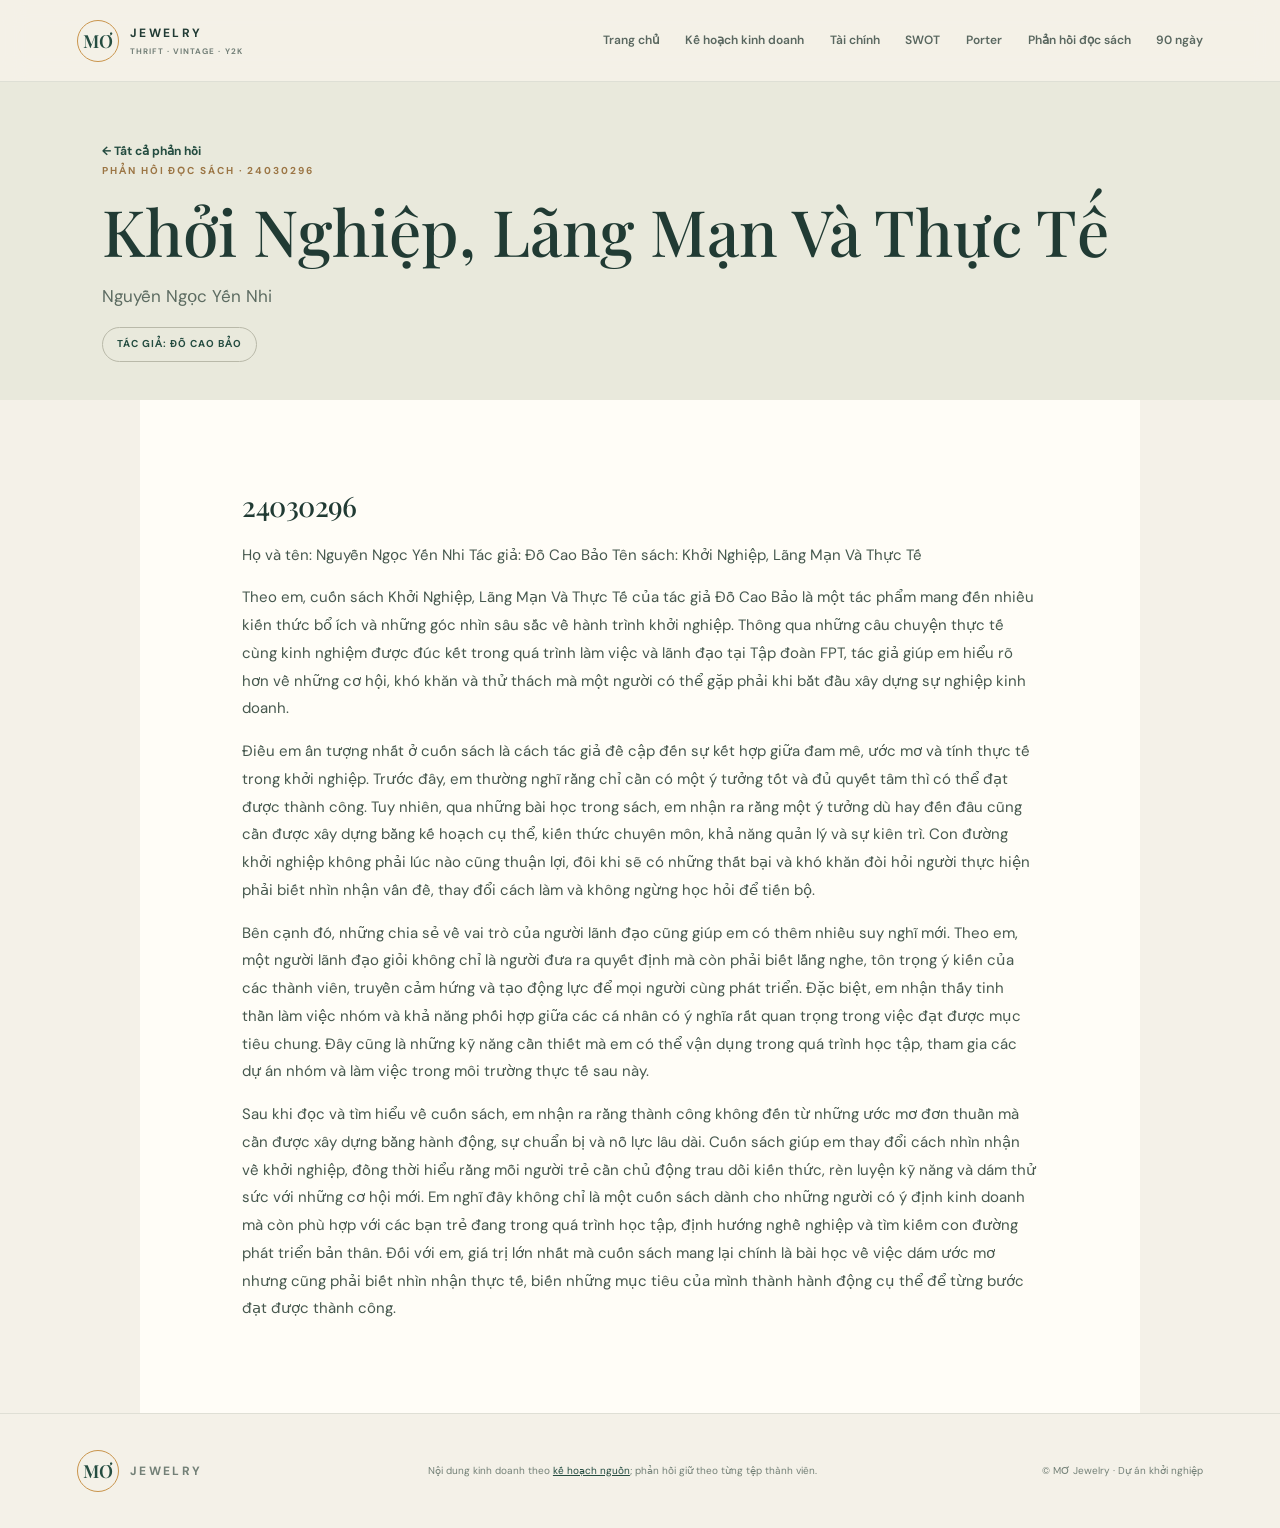
<file: reflection-24030296nguyenngocyennhi.html>
<!doctype html><html lang="vi"><head><meta charset="utf-8"><meta name="viewport" content="width=device-width,initial-scale=1"><meta name="description" content="Bài phản hồi đọc sách của Nguyễn Ngọc Yến Nhi."><title>Khởi Nghiệp, Lãng Mạn Và Thực Tế · MƠ Jewelry</title><link rel="stylesheet" href="style.css"></head><body><header class="site-header"><a class="brand" href="index.html"><span class="brand-mark">MƠ</span><span>JEWELRY<small>THRIFT · VINTAGE · Y2K</small></span></a><button class="menu-toggle" aria-label="Mở menu" onclick="document.body.classList.toggle('nav-open')">☰</button><nav><a class="" href="index.html">Trang chủ</a><a class="" href="business-plan.html">Kế hoạch kinh doanh</a><a class="" href="financial-analysis.html">Tài chính</a><a class="" href="swot.html">SWOT</a><a class="" href="five-forces.html">Porter</a><a class="" href="reflections.html">Phản hồi đọc sách</a><a class="" href="action-plan.html">90 ngày</a></nav></header><main><section class="reflection-hero"><a class="back-link" href="reflections.html">← Tất cả phản hồi</a><p class="eyebrow">PHẢN HỒI ĐỌC SÁCH · 24030296</p><h1>Khởi Nghiệp, Lãng Mạn Và Thực Tế</h1><p class="hero-lead">Nguyễn Ngọc Yến Nhi</p><span class="pill">Tác giả: Đỗ Cao Bảo</span></section><article class="section reflection-body"><h2>24030296</h2>
<p>Họ và tên: Nguyễn Ngọc Yến Nhi Tác giả: Đỗ Cao Bảo Tên sách: Khởi Nghiệp, Lãng Mạn Và Thực Tế</p>
<p>Theo em, cuốn sách Khởi Nghiệp, Lãng Mạn Và Thực Tế của tác giả Đỗ Cao Bảo là một tác phẩm mang đến nhiều kiến thức bổ ích và những góc nhìn sâu sắc về hành trình khởi nghiệp. Thông qua những câu chuyện thực tế cùng kinh nghiệm được đúc kết trong quá trình làm việc và lãnh đạo tại Tập đoàn FPT, tác giả giúp em hiểu rõ hơn về những cơ hội, khó khăn và thử thách mà một người có thể gặp phải khi bắt đầu xây dựng sự nghiệp kinh doanh.</p>
<p>Điều em ấn tượng nhất ở cuốn sách là cách tác giả đề cập đến sự kết hợp giữa đam mê, ước mơ và tính thực tế trong khởi nghiệp. Trước đây, em thường nghĩ rằng chỉ cần có một ý tưởng tốt và đủ quyết tâm thì có thể đạt được thành công. Tuy nhiên, qua những bài học trong sách, em nhận ra rằng một ý tưởng dù hay đến đâu cũng cần được xây dựng bằng kế hoạch cụ thể, kiến thức chuyên môn, khả năng quản lý và sự kiên trì. Con đường khởi nghiệp không phải lúc nào cũng thuận lợi, đôi khi sẽ có những thất bại và khó khăn đòi hỏi người thực hiện phải biết nhìn nhận vấn đề, thay đổi cách làm và không ngừng học hỏi để tiến bộ.</p>
<p>Bên cạnh đó, những chia sẻ về vai trò của người lãnh đạo cũng giúp em có thêm nhiều suy nghĩ mới. Theo em, một người lãnh đạo giỏi không chỉ là người đưa ra quyết định mà còn phải biết lắng nghe, tôn trọng ý kiến của các thành viên, truyền cảm hứng và tạo động lực để mọi người cùng phát triển. Đặc biệt, em nhận thấy tinh thần làm việc nhóm và khả năng phối hợp giữa các cá nhân có ý nghĩa rất quan trọng trong việc đạt được mục tiêu chung. Đây cũng là những kỹ năng cần thiết mà em có thể vận dụng trong quá trình học tập, tham gia các dự án nhóm và làm việc trong môi trường thực tế sau này.</p>
<p>Sau khi đọc và tìm hiểu về cuốn sách, em nhận ra rằng thành công không đến từ những ước mơ đơn thuần mà cần được xây dựng bằng hành động, sự chuẩn bị và nỗ lực lâu dài. Cuốn sách giúp em thay đổi cách nhìn nhận về khởi nghiệp, đồng thời hiểu rằng mỗi người trẻ cần chủ động trau dồi kiến thức, rèn luyện kỹ năng và dám thử sức với những cơ hội mới. Em nghĩ đây không chỉ là một cuốn sách dành cho những người có ý định kinh doanh mà còn phù hợp với các bạn trẻ đang trong quá trình học tập, định hướng nghề nghiệp và tìm kiếm con đường phát triển bản thân. Đối với em, giá trị lớn nhất mà cuốn sách mang lại chính là bài học về việc dám ước mơ nhưng cũng phải biết nhìn nhận thực tế, biến những mục tiêu của mình thành hành động cụ thể để từng bước đạt được thành công.</p></article></main><footer><a class="brand" href="index.html"><span class="brand-mark">MƠ</span><span>JEWELRY</span></a><p>Nội dung kinh doanh theo <a href="business-plan.html">kế hoạch nguồn</a>; phản hồi giữ theo từng tệp thành viên.</p><span>© MƠ Jewelry · Dự án khởi nghiệp</span></footer></body></html>
</file>
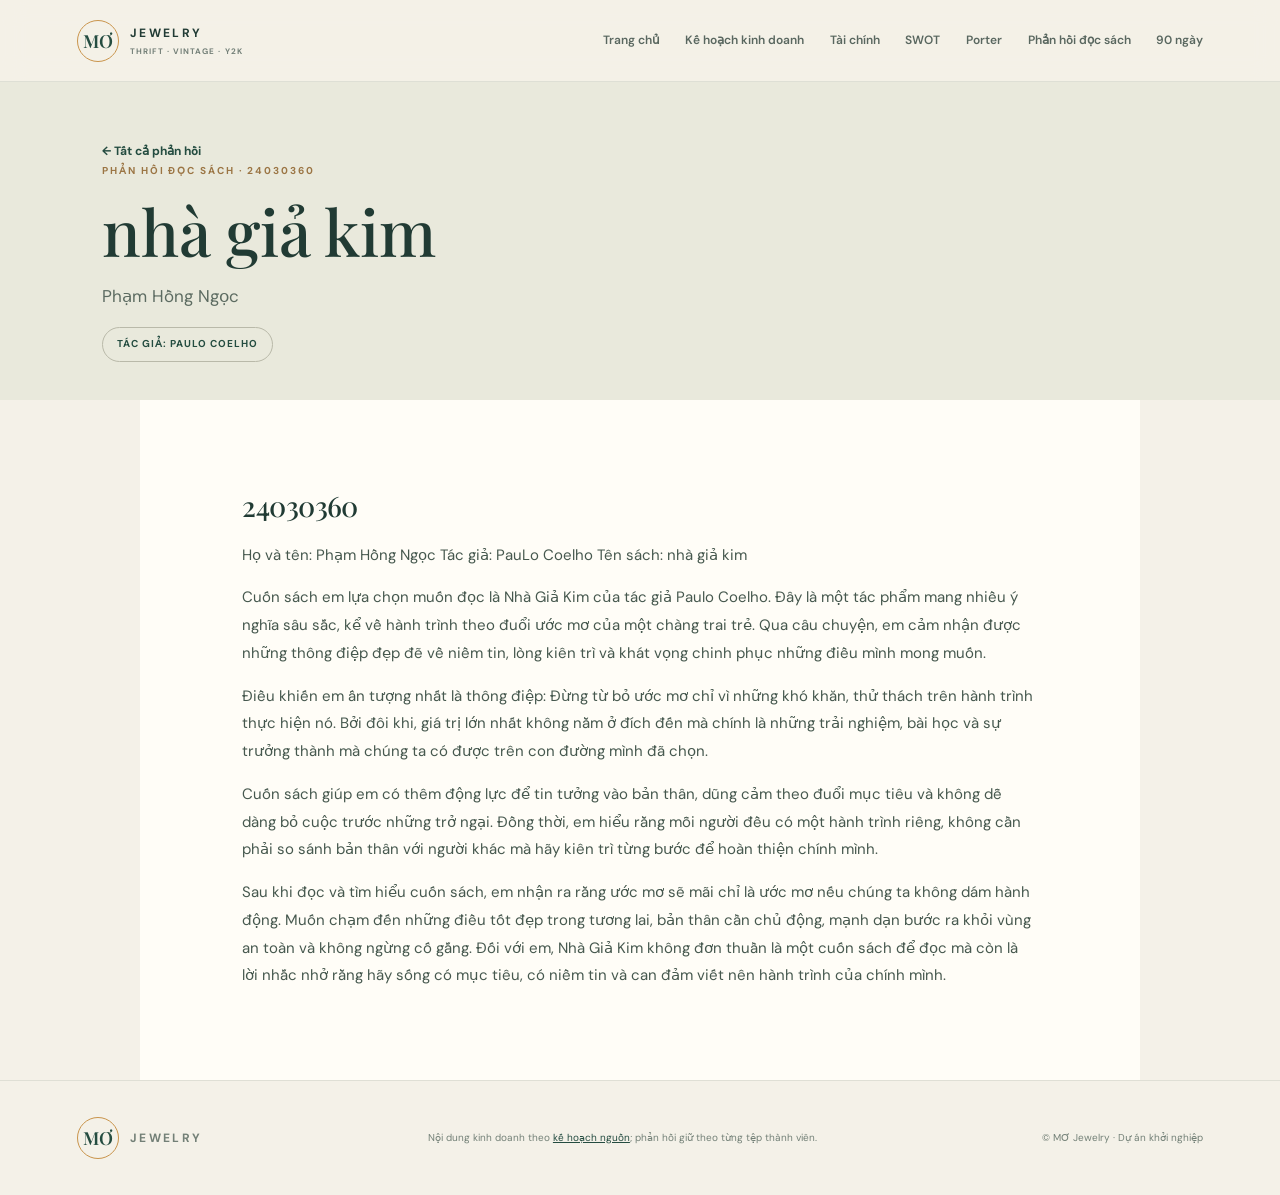
<file: reflection-24030360phamhongngoc.html>
<!doctype html><html lang="vi"><head><meta charset="utf-8"><meta name="viewport" content="width=device-width,initial-scale=1"><meta name="description" content="Bài phản hồi đọc sách của Phạm Hồng Ngọc."><title>nhà giả kim · MƠ Jewelry</title><link rel="stylesheet" href="style.css"></head><body><header class="site-header"><a class="brand" href="index.html"><span class="brand-mark">MƠ</span><span>JEWELRY<small>THRIFT · VINTAGE · Y2K</small></span></a><button class="menu-toggle" aria-label="Mở menu" onclick="document.body.classList.toggle('nav-open')">☰</button><nav><a class="" href="index.html">Trang chủ</a><a class="" href="business-plan.html">Kế hoạch kinh doanh</a><a class="" href="financial-analysis.html">Tài chính</a><a class="" href="swot.html">SWOT</a><a class="" href="five-forces.html">Porter</a><a class="" href="reflections.html">Phản hồi đọc sách</a><a class="" href="action-plan.html">90 ngày</a></nav></header><main><section class="reflection-hero"><a class="back-link" href="reflections.html">← Tất cả phản hồi</a><p class="eyebrow">PHẢN HỒI ĐỌC SÁCH · 24030360</p><h1>nhà giả kim</h1><p class="hero-lead">Phạm Hồng Ngọc</p><span class="pill">Tác giả: PauLo Coelho</span></section><article class="section reflection-body"><h2>24030360</h2>
<p>Họ và tên: Phạm Hồng Ngọc Tác giả: PauLo Coelho Tên sách: nhà giả kim</p>
<p>Cuốn sách em lựa chọn muốn đọc là Nhà Giả Kim của tác giả Paulo Coelho. Đây là một tác phẩm mang nhiều ý nghĩa sâu sắc, kể về hành trình theo đuổi ước mơ của một chàng trai trẻ. Qua câu chuyện, em cảm nhận được những thông điệp đẹp đẽ về niềm tin, lòng kiên trì và khát vọng chinh phục những điều mình mong muốn.</p>
<p>Điều khiến em ấn tượng nhất là thông điệp: Đừng từ bỏ ước mơ chỉ vì những khó khăn, thử thách trên hành trình thực hiện nó. Bởi đôi khi, giá trị lớn nhất không nằm ở đích đến mà chính là những trải nghiệm, bài học và sự trưởng thành mà chúng ta có được trên con đường mình đã chọn.</p>
<p>Cuốn sách giúp em có thêm động lực để tin tưởng vào bản thân, dũng cảm theo đuổi mục tiêu và không dễ dàng bỏ cuộc trước những trở ngại. Đồng thời, em hiểu rằng mỗi người đều có một hành trình riêng, không cần phải so sánh bản thân với người khác mà hãy kiên trì từng bước để hoàn thiện chính mình.</p>
<p>Sau khi đọc và tìm hiểu cuốn sách, em nhận ra rằng ước mơ sẽ mãi chỉ là ước mơ nếu chúng ta không dám hành động. Muốn chạm đến những điều tốt đẹp trong tương lai, bản thân cần chủ động, mạnh dạn bước ra khỏi vùng an toàn và không ngừng cố gắng. Đối với em, Nhà Giả Kim không đơn thuần là một cuốn sách để đọc mà còn là lời nhắc nhở rằng hãy sống có mục tiêu, có niềm tin và can đảm viết nên hành trình của chính mình.</p></article></main><footer><a class="brand" href="index.html"><span class="brand-mark">MƠ</span><span>JEWELRY</span></a><p>Nội dung kinh doanh theo <a href="business-plan.html">kế hoạch nguồn</a>; phản hồi giữ theo từng tệp thành viên.</p><span>© MƠ Jewelry · Dự án khởi nghiệp</span></footer></body></html>
</file>
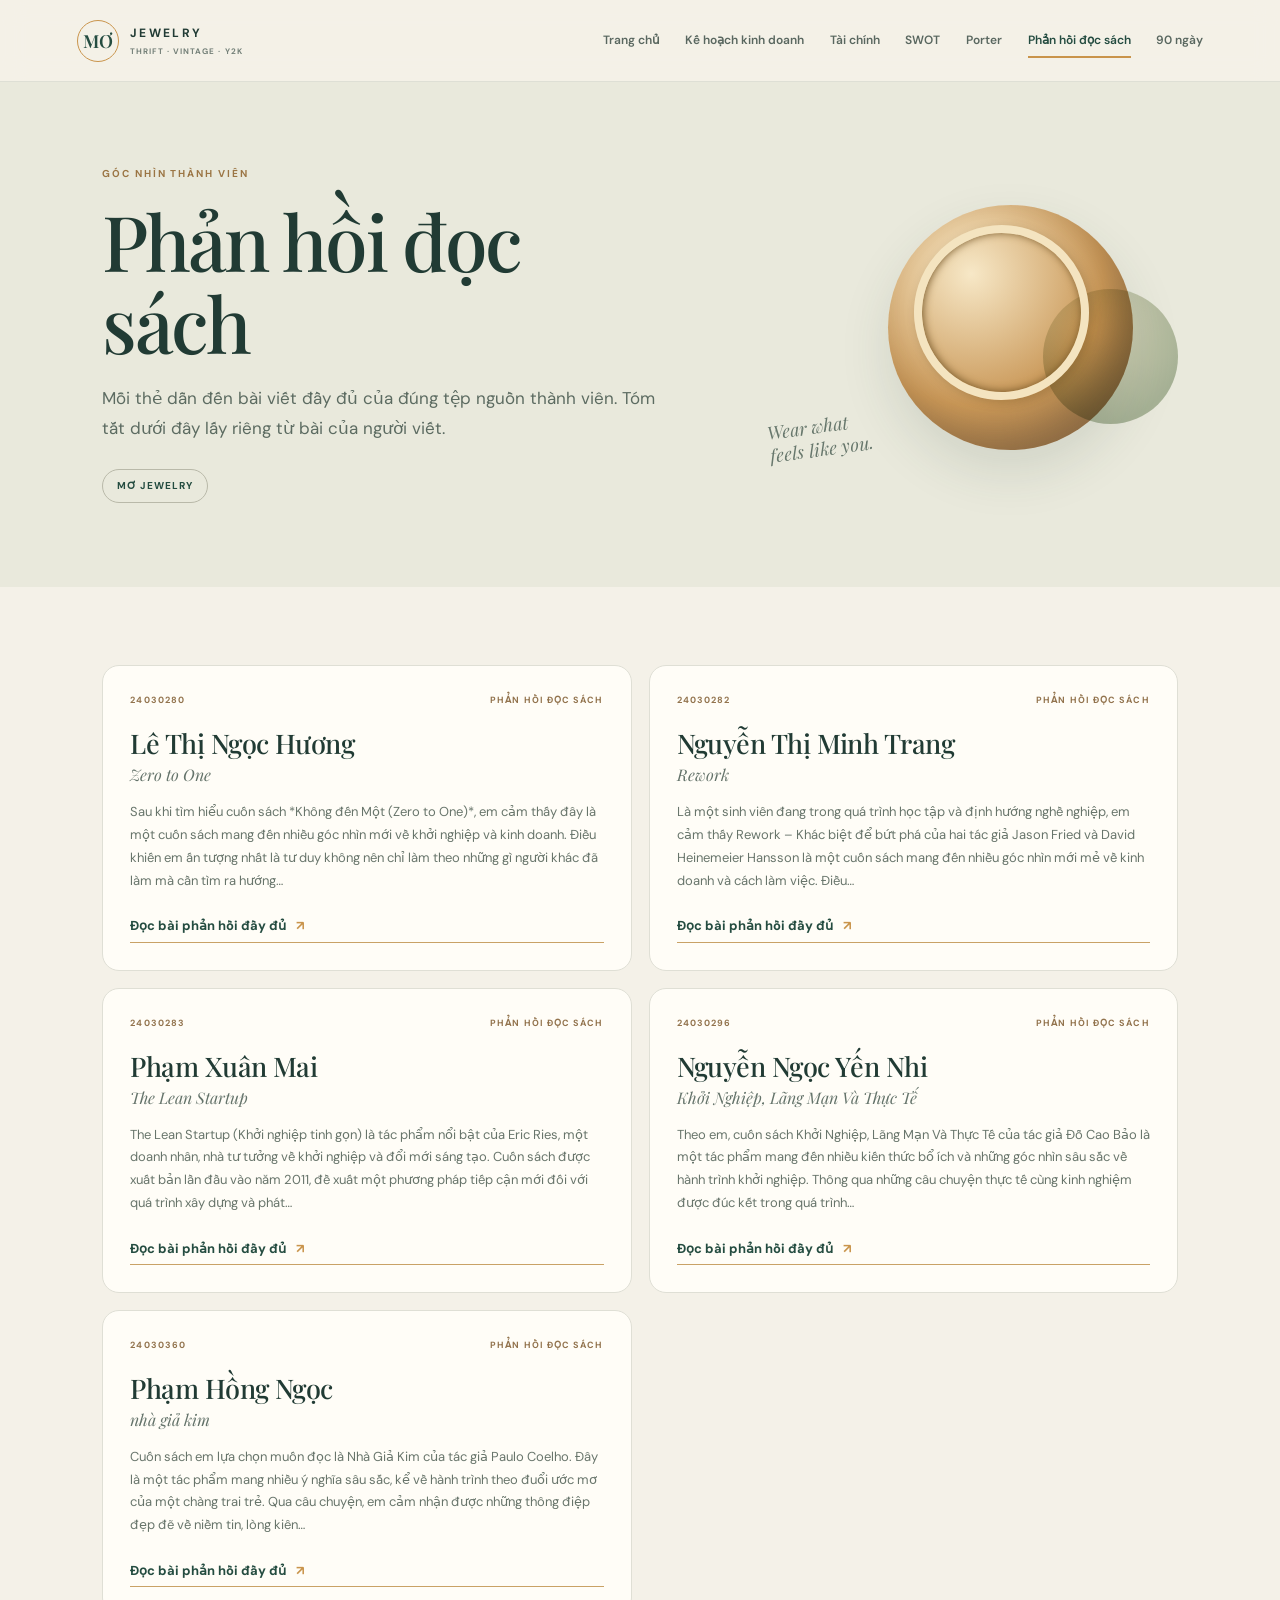
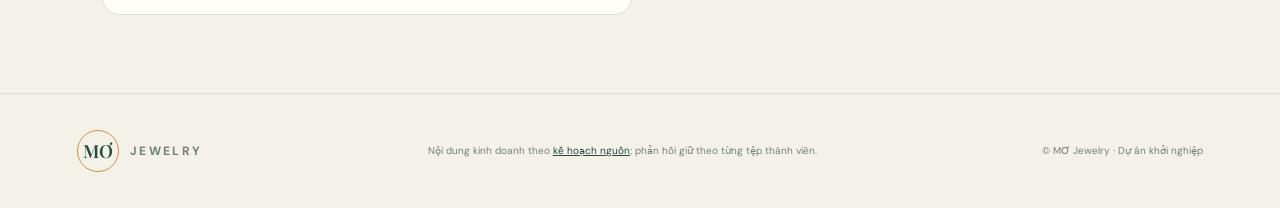
<file: reflections.html>
<!doctype html><html lang="vi"><head><meta charset="utf-8"><meta name="viewport" content="width=device-width,initial-scale=1"><meta name="description" content="Các bài phản hồi đọc sách của thành viên MƠ Jewelry."><title>Phản hồi đọc sách · MƠ Jewelry</title><link rel="stylesheet" href="style.css"></head><body><header class="site-header"><a class="brand" href="index.html"><span class="brand-mark">MƠ</span><span>JEWELRY<small>THRIFT · VINTAGE · Y2K</small></span></a><button class="menu-toggle" aria-label="Mở menu" onclick="document.body.classList.toggle('nav-open')">☰</button><nav><a class="" href="index.html">Trang chủ</a><a class="" href="business-plan.html">Kế hoạch kinh doanh</a><a class="" href="financial-analysis.html">Tài chính</a><a class="" href="swot.html">SWOT</a><a class="" href="five-forces.html">Porter</a><a class="active" href="reflections.html">Phản hồi đọc sách</a><a class="" href="action-plan.html">90 ngày</a></nav></header><main><section class="hero"><div class="hero-copy"><p class="eyebrow">GÓC NHÌN THÀNH VIÊN</p><h1>Phản hồi đọc sách</h1><p class="hero-lead">Mỗi thẻ dẫn đến bài viết đầy đủ của đúng tệp nguồn thành viên. Tóm tắt dưới đây lấy riêng từ bài của người viết.</p><span class="pill">MƠ JEWELRY</span></div><div class="hero-art" aria-hidden="true"><div class="orb orb-one"></div><div class="orb orb-two"></div><div class="art-caption">Wear what<br>feels like you.</div><div class="art-ring"></div></div></section><section class="section reflection-grid"><article class="reflection-card"><div class="reflection-meta"><span>24030280</span><span>PHẢN HỒI ĐỌC SÁCH</span></div><h2>Lê Thị Ngọc Hương</h2><p class="book-title">Zero to One</p><p>Sau khi tìm hiểu cuốn sách *Không đến Một (Zero to One)*, em cảm thấy đây là một cuốn sách mang đến nhiều góc nhìn mới về khởi nghiệp và kinh doanh. Điều khiến em ấn tượng nhất là tư duy không nên chỉ làm theo những gì người khác đã làm mà cần tìm ra hướng…</p><a class="text-link" href="reflection-24030280lethingochuong.html">Đọc bài phản hồi đầy đủ <span>↗</span></a></article><article class="reflection-card"><div class="reflection-meta"><span>24030282</span><span>PHẢN HỒI ĐỌC SÁCH</span></div><h2>Nguyễn Thị Minh Trang</h2><p class="book-title">Rework</p><p>Là một sinh viên đang trong quá trình học tập và định hướng nghề nghiệp, em cảm thấy Rework – Khác biệt để bứt phá của hai tác giả Jason Fried và David Heinemeier Hansson là một cuốn sách mang đến nhiều góc nhìn mới mẻ về kinh doanh và cách làm việc. Điều…</p><a class="text-link" href="reflection-24030282nguyenthiminhtrang.html">Đọc bài phản hồi đầy đủ <span>↗</span></a></article><article class="reflection-card"><div class="reflection-meta"><span>24030283</span><span>PHẢN HỒI ĐỌC SÁCH</span></div><h2>Phạm Xuân Mai</h2><p class="book-title">The Lean Startup</p><p>The Lean Startup (Khởi nghiệp tinh gọn) là tác phẩm nổi bật của Eric Ries, một doanh nhân, nhà tư tưởng về khởi nghiệp và đổi mới sáng tạo. Cuốn sách được xuất bản lần đầu vào năm 2011, đề xuất một phương pháp tiếp cận mới đối với quá trình xây dựng và phát…</p><a class="text-link" href="reflection-24030283phamxuanmai.html">Đọc bài phản hồi đầy đủ <span>↗</span></a></article><article class="reflection-card"><div class="reflection-meta"><span>24030296</span><span>PHẢN HỒI ĐỌC SÁCH</span></div><h2>Nguyễn Ngọc Yến Nhi</h2><p class="book-title">Khởi Nghiệp, Lãng Mạn Và Thực Tế</p><p>Theo em, cuốn sách Khởi Nghiệp, Lãng Mạn Và Thực Tế của tác giả Đỗ Cao Bảo là một tác phẩm mang đến nhiều kiến thức bổ ích và những góc nhìn sâu sắc về hành trình khởi nghiệp. Thông qua những câu chuyện thực tế cùng kinh nghiệm được đúc kết trong quá trình…</p><a class="text-link" href="reflection-24030296nguyenngocyennhi.html">Đọc bài phản hồi đầy đủ <span>↗</span></a></article><article class="reflection-card"><div class="reflection-meta"><span>24030360</span><span>PHẢN HỒI ĐỌC SÁCH</span></div><h2>Phạm Hồng Ngọc</h2><p class="book-title">nhà giả kim</p><p>Cuốn sách em lựa chọn muốn đọc là Nhà Giả Kim của tác giả Paulo Coelho. Đây là một tác phẩm mang nhiều ý nghĩa sâu sắc, kể về hành trình theo đuổi ước mơ của một chàng trai trẻ. Qua câu chuyện, em cảm nhận được những thông điệp đẹp đẽ về niềm tin, lòng kiên…</p><a class="text-link" href="reflection-24030360phamhongngoc.html">Đọc bài phản hồi đầy đủ <span>↗</span></a></article></section></main><footer><a class="brand" href="index.html"><span class="brand-mark">MƠ</span><span>JEWELRY</span></a><p>Nội dung kinh doanh theo <a href="business-plan.html">kế hoạch nguồn</a>; phản hồi giữ theo từng tệp thành viên.</p><span>© MƠ Jewelry · Dự án khởi nghiệp</span></footer></body></html>
</file>
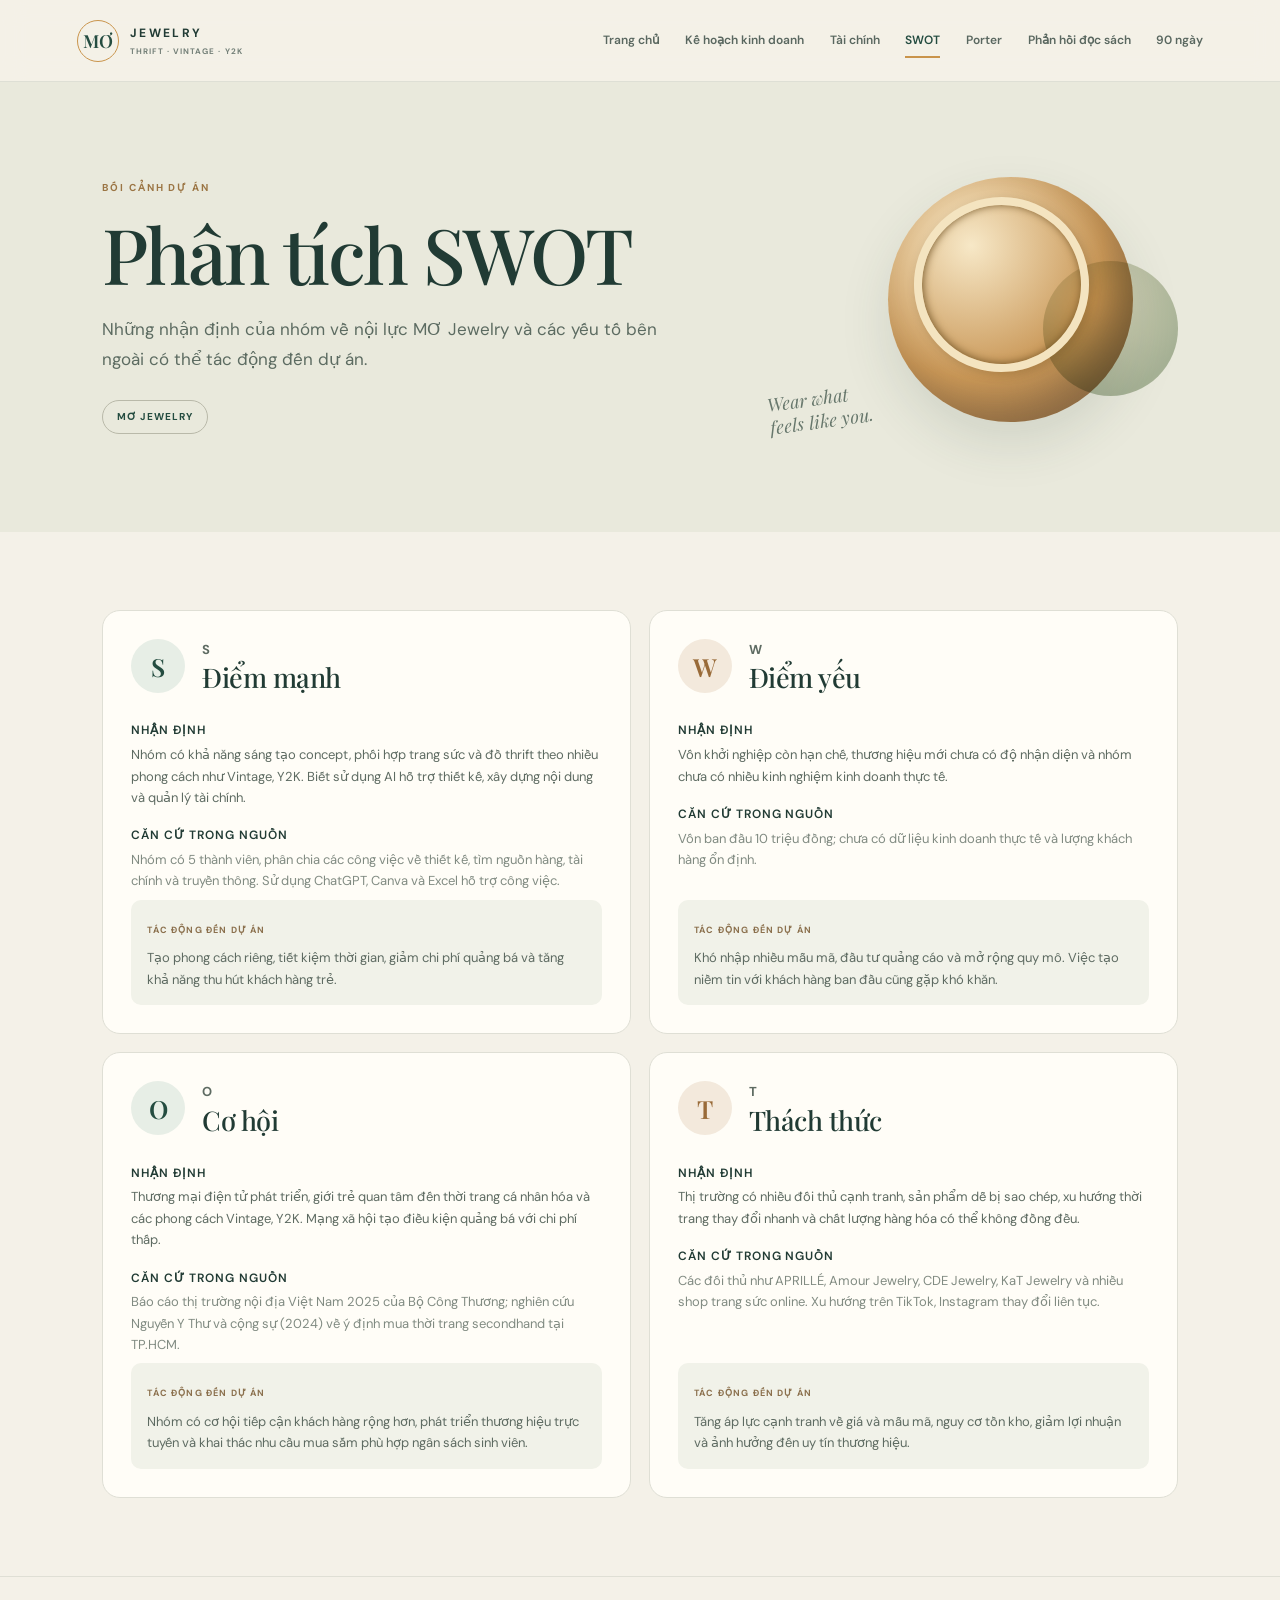
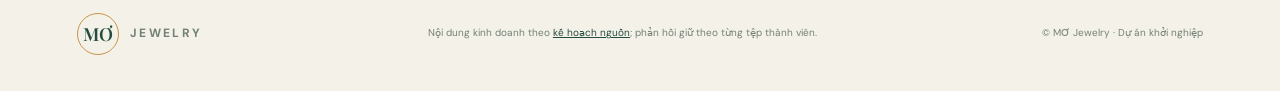
<file: swot.html>
<!doctype html><html lang="vi"><head><meta charset="utf-8"><meta name="viewport" content="width=device-width,initial-scale=1"><meta name="description" content="SWOT theo nội dung business-plan.md."><title>Phân tích SWOT · MƠ Jewelry</title><link rel="stylesheet" href="style.css"></head><body><header class="site-header"><a class="brand" href="index.html"><span class="brand-mark">MƠ</span><span>JEWELRY<small>THRIFT · VINTAGE · Y2K</small></span></a><button class="menu-toggle" aria-label="Mở menu" onclick="document.body.classList.toggle('nav-open')">☰</button><nav><a class="" href="index.html">Trang chủ</a><a class="" href="business-plan.html">Kế hoạch kinh doanh</a><a class="" href="financial-analysis.html">Tài chính</a><a class="active" href="swot.html">SWOT</a><a class="" href="five-forces.html">Porter</a><a class="" href="reflections.html">Phản hồi đọc sách</a><a class="" href="action-plan.html">90 ngày</a></nav></header><main><section class="hero"><div class="hero-copy"><p class="eyebrow">BỐI CẢNH DỰ ÁN</p><h1>Phân tích SWOT</h1><p class="hero-lead">Những nhận định của nhóm về nội lực MƠ Jewelry và các yếu tố bên ngoài có thể tác động đến dự án.</p><span class="pill">MƠ JEWELRY</span></div><div class="hero-art" aria-hidden="true"><div class="orb orb-one"></div><div class="orb orb-two"></div><div class="art-caption">Wear what<br>feels like you.</div><div class="art-ring"></div></div></section><section class="section swot-grid"><article class="swot-card swot-s"><div class="swot-title"><span>S</span><div><p class="eyebrow">S</p><h2>Điểm mạnh</h2></div></div><h3>Nhận định</h3><p>Nhóm có khả năng sáng tạo concept, phối hợp trang sức và đồ thrift theo nhiều phong cách như Vintage, Y2K. Biết sử dụng AI hỗ trợ thiết kế, xây dựng nội dung và quản lý tài chính.</p><h3>Căn cứ trong nguồn</h3><p class="muted">Nhóm có 5 thành viên, phân chia các công việc về thiết kế, tìm nguồn hàng, tài chính và truyền thông. Sử dụng ChatGPT, Canva và Excel hỗ trợ công việc.</p><div class="impact"><small>TÁC ĐỘNG ĐẾN DỰ ÁN</small><p>Tạo phong cách riêng, tiết kiệm thời gian, giảm chi phí quảng bá và tăng khả năng thu hút khách hàng trẻ.</p></div></article><article class="swot-card swot-w"><div class="swot-title"><span>W</span><div><p class="eyebrow">W</p><h2>Điểm yếu</h2></div></div><h3>Nhận định</h3><p>Vốn khởi nghiệp còn hạn chế, thương hiệu mới chưa có độ nhận diện và nhóm chưa có nhiều kinh nghiệm kinh doanh thực tế.</p><h3>Căn cứ trong nguồn</h3><p class="muted">Vốn ban đầu 10 triệu đồng; chưa có dữ liệu kinh doanh thực tế và lượng khách hàng ổn định.</p><div class="impact"><small>TÁC ĐỘNG ĐẾN DỰ ÁN</small><p>Khó nhập nhiều mẫu mã, đầu tư quảng cáo và mở rộng quy mô. Việc tạo niềm tin với khách hàng ban đầu cũng gặp khó khăn.</p></div></article><article class="swot-card swot-o"><div class="swot-title"><span>O</span><div><p class="eyebrow">O</p><h2>Cơ hội</h2></div></div><h3>Nhận định</h3><p>Thương mại điện tử phát triển, giới trẻ quan tâm đến thời trang cá nhân hóa và các phong cách Vintage, Y2K. Mạng xã hội tạo điều kiện quảng bá với chi phí thấp.</p><h3>Căn cứ trong nguồn</h3><p class="muted">Báo cáo thị trường nội địa Việt Nam 2025 của Bộ Công Thương; nghiên cứu Nguyễn Y Thư và cộng sự (2024) về ý định mua thời trang secondhand tại TP.HCM.</p><div class="impact"><small>TÁC ĐỘNG ĐẾN DỰ ÁN</small><p>Nhóm có cơ hội tiếp cận khách hàng rộng hơn, phát triển thương hiệu trực tuyến và khai thác nhu cầu mua sắm phù hợp ngân sách sinh viên.</p></div></article><article class="swot-card swot-t"><div class="swot-title"><span>T</span><div><p class="eyebrow">T</p><h2>Thách thức</h2></div></div><h3>Nhận định</h3><p>Thị trường có nhiều đối thủ cạnh tranh, sản phẩm dễ bị sao chép, xu hướng thời trang thay đổi nhanh và chất lượng hàng hóa có thể không đồng đều.</p><h3>Căn cứ trong nguồn</h3><p class="muted">Các đối thủ như APRILLÉ, Amour Jewelry, CDE Jewelry, KaT Jewelry và nhiều shop trang sức online. Xu hướng trên TikTok, Instagram thay đổi liên tục.</p><div class="impact"><small>TÁC ĐỘNG ĐẾN DỰ ÁN</small><p>Tăng áp lực cạnh tranh về giá và mẫu mã, nguy cơ tồn kho, giảm lợi nhuận và ảnh hưởng đến uy tín thương hiệu.</p></div></article></section></main><footer><a class="brand" href="index.html"><span class="brand-mark">MƠ</span><span>JEWELRY</span></a><p>Nội dung kinh doanh theo <a href="business-plan.html">kế hoạch nguồn</a>; phản hồi giữ theo từng tệp thành viên.</p><span>© MƠ Jewelry · Dự án khởi nghiệp</span></footer></body></html>
</file>
<file: style.css>
@import url('https://fonts.googleapis.com/css2?family=DM+Sans:wght@400;500;600;700&family=Playfair+Display:ital,wght@0,500;0,600;0,700;1,500;1,600&display=swap');
:root{--ink:#213b34;--forest:#244c40;--deep:#19382f;--sage:#91a99a;--cream:#f4f1e8;--paper:#fffdf7;--gold:#c9944b;--muted:#748078;--line:#dfdfd5;--radius:22px;--serif:'Playfair Display',Georgia,serif;--sans:'DM Sans',Arial,sans-serif}*{box-sizing:border-box}html{scroll-behavior:smooth}body{margin:0;background:var(--cream);color:var(--ink);font:16px/1.65 var(--sans)}a{color:inherit;text-decoration:none}.site-header{height:82px;padding:0 clamp(22px,6vw,94px);display:flex;align-items:center;justify-content:space-between;gap:28px;background:rgba(244,241,232,.96);border-bottom:1px solid rgba(33,59,52,.1);position:sticky;top:0;z-index:20;backdrop-filter:blur(12px)}.brand{display:flex;gap:11px;align-items:center;font-size:12px;font-weight:700;letter-spacing:.2em;line-height:1.25}.brand small{display:block;margin-top:5px;color:var(--muted);font-size:8px;letter-spacing:.13em}.brand-mark{width:42px;height:42px;display:grid;place-items:center;border:1px solid var(--gold);border-radius:50%;color:var(--forest);font:600 18px var(--serif);letter-spacing:0}.site-header nav{display:flex;gap:clamp(10px,2vw,28px);align-items:center}.site-header nav a{color:#59675f;font-size:12px;font-weight:600;white-space:nowrap;padding:10px 0;position:relative}.site-header nav a:hover,.site-header nav a.active{color:var(--forest)}.site-header nav a.active:after{content:'';height:2px;background:var(--gold);position:absolute;bottom:2px;left:0;right:0}.menu-toggle{display:none;background:none;border:0;font-size:23px;color:var(--forest)}main{max-width:1440px;margin:auto}.hero{min-height:450px;padding:84px clamp(24px,8vw,120px);display:grid;grid-template-columns:1.1fr .9fr;align-items:center;gap:50px;background:#e9e9dc;overflow:hidden;position:relative}.hero-copy{position:relative;z-index:2;max-width:650px}.eyebrow{font-size:10px;letter-spacing:.19em;font-weight:700;color:#9b7544;margin:0 0 16px}.hero h1{font:500 clamp(44px,6vw,77px)/1.08 var(--serif);letter-spacing:-.035em;margin:0 0 20px;max-width:760px}.hero h1 em{color:var(--forest)}.hero-lead{font-size:17px;line-height:1.75;color:#5c6b61;max-width:590px;margin:0 0 25px}.pill{display:inline-flex;padding:8px 14px;border:1px solid #b9b9a9;border-radius:99px;color:var(--forest);font-size:10px;letter-spacing:.1em;font-weight:700;text-transform:uppercase}.hero-art{height:280px;position:relative;max-width:410px;width:100%;justify-self:end}.orb{position:absolute;border-radius:50%;filter:blur(.2px)}.orb-one{width:245px;height:245px;right:45px;top:10px;background:radial-gradient(circle at 34% 28%,#f7e8c7,#c99757 55%,#806243 100%);box-shadow:inset -15px -18px 30px #47372638,0 22px 50px #30453b20}.orb-two{width:135px;height:135px;right:0;top:94px;background:radial-gradient(circle at 35% 30%,#f5f0dd,#b6c2ad 75%);mix-blend-mode:multiply}.art-ring{position:absolute;width:175px;height:175px;border:8px solid #f4e4c0;border-radius:50%;right:89px;top:30px;transform:rotate(-27deg);box-shadow:inset 1px 0 9px #75582a,1px 4px 10px #59421c45}.art-caption{position:absolute;left:0;bottom:15px;font:italic 18px/1.25 var(--serif);color:#67776c;transform:rotate(-8deg)}.section{padding:78px clamp(24px,8vw,120px)}.intro-grid{display:grid;grid-template-columns:1fr 1fr;gap:70px;align-items:center;background:var(--paper)}h2{font:500 clamp(30px,4vw,45px)/1.15 var(--serif);letter-spacing:-.02em;margin:0 0 20px}h3{font:600 18px/1.3 var(--sans);margin:0 0 10px}p{margin-top:0}.intro-grid p:not(.eyebrow),.feature-row>div>p:not(.eyebrow){color:#627067;max-width:560px}.text-link{font-size:13px;font-weight:700;color:var(--forest);display:inline-flex;gap:10px;align-items:center;margin-top:10px;border-bottom:1px solid #c9a266;padding-bottom:5px}.text-link span,.button span{color:var(--gold)}.section-head{display:flex;justify-content:space-between;align-items:end;gap:20px;margin-bottom:30px}.section-head h2{margin:0}.source-note{font-size:11px;color:var(--muted)}.metrics{background:#f1eee4}.metric-grid{display:grid;grid-template-columns:repeat(4,1fr);gap:14px}.metric{background:var(--paper);padding:24px;border:1px solid #e6e2d6;border-radius:17px;min-height:145px;display:flex;flex-direction:column;justify-content:space-between}.metric>span,.metric small{font-size:11px;color:var(--muted)}.metric strong{font:600 clamp(20px,2.4vw,29px)/1.2 var(--serif);color:var(--forest);margin:13px 0}.metric sup{font:500 11px var(--sans);color:var(--muted);padding-left:2px}.feature-row{display:grid;grid-template-columns:1fr .9fr;gap:70px;align-items:center;background:var(--paper)}.button{display:inline-flex;gap:15px;align-items:center;background:var(--forest);color:#fffdf7;padding:14px 20px;border-radius:8px;margin-top:15px;font-size:12px;font-weight:600}.quote-card{padding:38px;background:#e9ece2;border-radius:var(--radius);min-height:225px;display:flex;flex-direction:column;justify-content:center}.quote-mark{font:60px var(--serif);line-height:.7;color:var(--gold)}.quote-card p{font:italic 25px/1.4 var(--serif);max-width:440px}.quote-card>span:last-child{font-size:9px;letter-spacing:.13em;color:var(--muted)}.link-section{background:var(--cream)}.link-grid{display:grid;grid-template-columns:repeat(3,1fr);gap:13px}.link-card{background:var(--paper);padding:23px;border-radius:13px;border:1px solid var(--line);display:grid;grid-template-columns:1fr auto;gap:5px;transition:transform .2s,border .2s}.link-card:hover{transform:translateY(-3px);border-color:var(--gold)}.link-card span{font:500 19px var(--serif)}.link-card small{grid-column:1;color:var(--muted);font-size:11px}.link-card b{grid-column:2;grid-row:1/3;color:var(--gold);align-self:center}.dark-section{background:var(--deep);color:#f3f0e7}.dark-section .eyebrow{color:#d3aa70}.dark-section h2{max-width:550px}.three-col{display:grid;grid-template-columns:repeat(3,1fr);gap:28px;margin-top:40px}.three-col article{border-top:1px solid #64796d;padding-top:19px}.three-col article>span{color:#d3aa70;font-size:11px}.three-col h3{margin-top:14px}.three-col p{color:#c5d0c5;font-size:14px}.two-col{display:grid;grid-template-columns:repeat(2,1fr);gap:18px}.paper-card{background:var(--paper);border:1px solid var(--line);border-radius:16px;padding:27px}.paper-card h3:not(:first-child){margin-top:25px}.paper-card p,.paper-card li{color:#66736a;font-size:14px}.paper-card ul{padding-left:19px}.swot-grid{display:grid;grid-template-columns:repeat(2,1fr);gap:18px}.swot-card{background:var(--paper);border-radius:18px;border:1px solid var(--line);padding:28px;display:flex;flex-direction:column}.swot-title{display:flex;align-items:center;gap:17px;margin-bottom:18px}.swot-title>span{width:54px;height:54px;display:grid;place-items:center;border-radius:50%;font:600 25px var(--serif);background:#e7eee6;color:var(--forest)}.swot-title .eyebrow{margin:0 0 2px}.swot-title h2{font-size:27px;margin:0}.swot-card h3{font-size:12px;text-transform:uppercase;letter-spacing:.08em;margin:12px 0 5px}.swot-card p{font-size:13px;color:#5e6b62;margin-bottom:8px}.swot-card .muted{color:#818b82}.impact{margin-top:auto;padding:15px 16px;background:#f1f2e9;border-radius:10px}.impact small{font-size:9px;letter-spacing:.13em;color:#8b704d;font-weight:700}.impact p{margin:6px 0 0}.swot-w .swot-title>span,.swot-t .swot-title>span{background:#f3e9dc;color:#996b39}.forces-grid{display:grid;grid-template-columns:repeat(2,1fr);gap:16px}.force-card{background:var(--paper);border-radius:18px;border:1px solid var(--line);padding:26px 28px;position:relative;overflow:hidden;min-height:240px;display:flex;flex-direction:column}.force-card h2{font-size:25px;margin:17px 0 11px;max-width:490px}.force-card p{font-size:14px;color:#66736a;margin-bottom:22px}.force-top{display:flex;justify-content:space-between;align-items:center}.force-num{font:500 25px var(--serif);color:#b68b55}.level{border-radius:99px;padding:5px 12px;background:#e8eee5;color:var(--forest);font-size:11px;font-weight:700}.force-card:nth-child(2) .level,.force-card:nth-child(4) .level,.force-card:nth-child(5) .level{background:#f4eadf;color:#96693b}.force-line{height:3px;background:linear-gradient(90deg,#bd9662,transparent);margin-top:auto}.note-band{background:#e7ebe1;border-radius:15px;margin:0 clamp(24px,8vw,120px) 60px;padding:23px 27px}.note-band strong{font:600 19px var(--serif)}.note-band p{margin:8px 0 0;color:#5d6b61;font-size:14px}.chart-card{background:var(--paper);border:1px solid var(--line);border-radius:18px;padding:27px}.bar-row{display:grid;grid-template-columns:minmax(150px,1.1fr) 2fr 110px;gap:17px;align-items:center;margin:14px 0;font-size:12px}.bar-row b{text-align:right;font-size:12px}.bar-track{height:12px;background:#edf0e8;border-radius:99px;overflow:hidden}.bar-track i{display:block;height:100%;border-radius:99px;background:linear-gradient(90deg,#315f4d,#bd965c)}.chart-foot{font-size:10px;color:var(--muted);margin:25px 0 0}.scenario{background:#ecefe7}.scenario>p:not(.eyebrow){max-width:850px;color:#647168}.scenario .metric{border-color:#dce2d7}.space-top{margin-top:20px}.chip-list{display:flex;flex-wrap:wrap;gap:10px}.chip-list span{padding:11px 15px;background:var(--paper);border:1px solid var(--line);border-radius:99px;font-size:12px}.reflection-grid{display:grid;grid-template-columns:repeat(2,1fr);gap:17px}.reflection-card{background:var(--paper);border:1px solid var(--line);border-radius:17px;padding:27px;display:flex;flex-direction:column}.reflection-meta{display:flex;justify-content:space-between;gap:10px;font-size:9px;letter-spacing:.12em;color:#92734d;font-weight:700}.reflection-card h2{font-size:27px;margin:20px 0 5px}.book-title{font:italic 16px var(--serif);color:#64736a}.reflection-card>p:not(.book-title){font-size:13px;color:#68756b;line-height:1.75;flex:1}.reflection-hero{padding:55px clamp(24px,8vw,120px) 38px;background:#e9e9dc}.reflection-hero h1{font:500 clamp(39px,5vw,64px)/1.1 var(--serif);margin:16px 0}.reflection-hero .hero-lead{margin-bottom:15px}.back-link{font-size:12px;color:var(--forest);font-weight:700}.reflection-body{max-width:1000px;margin:auto;background:var(--paper);padding-top:55px;padding-bottom:75px}.reflection-body h2{font-size:28px;margin-top:35px}.reflection-body h3{margin-top:27px}.reflection-body p,.reflection-body li{font-size:15px;line-height:1.85;color:#46584e}.reflection-body blockquote{border-left:3px solid var(--gold);padding:10px 20px;color:#5a6c60;background:#f3f1e9}.reflection-body table{border-collapse:collapse;width:100%;font-size:12px}.reflection-body td,.reflection-body th{padding:10px;border:1px solid var(--line);text-align:left}.table-wrap{overflow-x:auto}.timeline{position:relative}.timeline:before{content:'';position:absolute;left:calc(clamp(24px,8vw,120px) + 21px);top:90px;bottom:90px;width:1px;background:#c5cbbd}.timeline-item{position:relative;display:grid;grid-template-columns:44px 1fr;gap:24px;margin:0 0 26px}.timeline-dot{width:43px;height:43px;border-radius:50%;display:grid;place-items:center;background:var(--forest);color:#fff;font:500 15px var(--serif);position:relative;z-index:1}.timeline-item>div{background:var(--paper);border:1px solid var(--line);border-radius:15px;padding:25px 28px}.timeline-item h2{font-size:27px;margin-bottom:12px}.timeline-item ul{margin:0;padding-left:20px;color:#5f6d63}.timeline-item li{margin:6px 0;font-size:14px}footer{padding:36px clamp(24px,6vw,94px);display:flex;align-items:center;justify-content:space-between;gap:20px;border-top:1px solid var(--line);font-size:10px;color:#738077}footer p{margin:0}footer p a{color:var(--forest);text-decoration:underline}
@media(max-width:1050px){.site-header{padding-inline:24px}.site-header nav{gap:12px}.site-header nav a{font-size:10px}.hero{padding-inline:6vw}.section{padding-inline:6vw}.metric-grid{grid-template-columns:repeat(2,1fr)}.timeline:before{left:calc(6vw + 21px)}.note-band{margin-inline:6vw}}
@media(max-width:760px){.site-header{height:70px}.menu-toggle{display:block}.site-header nav{display:none;position:absolute;top:69px;left:0;right:0;padding:12px 22px 20px;background:var(--cream);border-bottom:1px solid var(--line);box-shadow:0 15px 20px #19382f12;align-items:stretch}.nav-open .site-header nav{display:flex;flex-direction:column;gap:0}.site-header nav a{font-size:13px;padding:11px 0;border-bottom:1px solid #e8e5db}.site-header nav a.active:after{display:none}.hero{min-height:unset;grid-template-columns:1fr;padding:58px 24px 30px;gap:6px}.hero h1{font-size:47px}.hero-art{height:205px;width:300px;justify-self:center}.orb-one{width:180px;height:180px;right:45px}.orb-two{width:102px;height:102px;right:0;top:70px}.art-ring{width:130px;height:130px;border-width:6px;right:73px;top:22px}.art-caption{font-size:15px;bottom:4px}.section{padding:54px 24px}.intro-grid,.feature-row,.two-col{grid-template-columns:1fr;gap:25px}.intro-grid{gap:18px}.feature-row{gap:30px}.section-head{align-items:start;flex-direction:column}.metric-grid{grid-template-columns:1fr 1fr;gap:9px}.metric{padding:17px;min-height:135px}.metric strong{font-size:20px}.link-grid{grid-template-columns:1fr}.link-card{padding:20px}.three-col{grid-template-columns:1fr;gap:20px;margin-top:25px}.swot-grid,.forces-grid,.reflection-grid{grid-template-columns:1fr}.swot-card,.force-card,.reflection-card{padding:22px}.force-card{min-height:unset}.bar-row{grid-template-columns:1fr 75px;gap:5px 12px}.bar-row>span{grid-column:1}.bar-row>b{grid-column:2;grid-row:1}.bar-track{grid-column:1/-1;grid-row:2}.chart-card{padding:19px}.note-band{margin:0 24px 45px;padding:20px}.timeline{padding-top:45px}.timeline:before{left:45px;top:70px;bottom:65px}.timeline-item{grid-template-columns:43px 1fr;gap:12px}.timeline-item>div{padding:20px 18px}.timeline-item h2{font-size:24px}.reflection-hero{padding:38px 24px 28px}.reflection-body{padding-top:35px;padding-bottom:50px}footer{flex-direction:column;align-items:flex-start;padding:30px 24px}footer p{max-width:400px}}
@media(max-width:390px){.metric-grid{grid-template-columns:1fr}.hero h1{font-size:41px}.metric{min-height:120px}}
</file>
